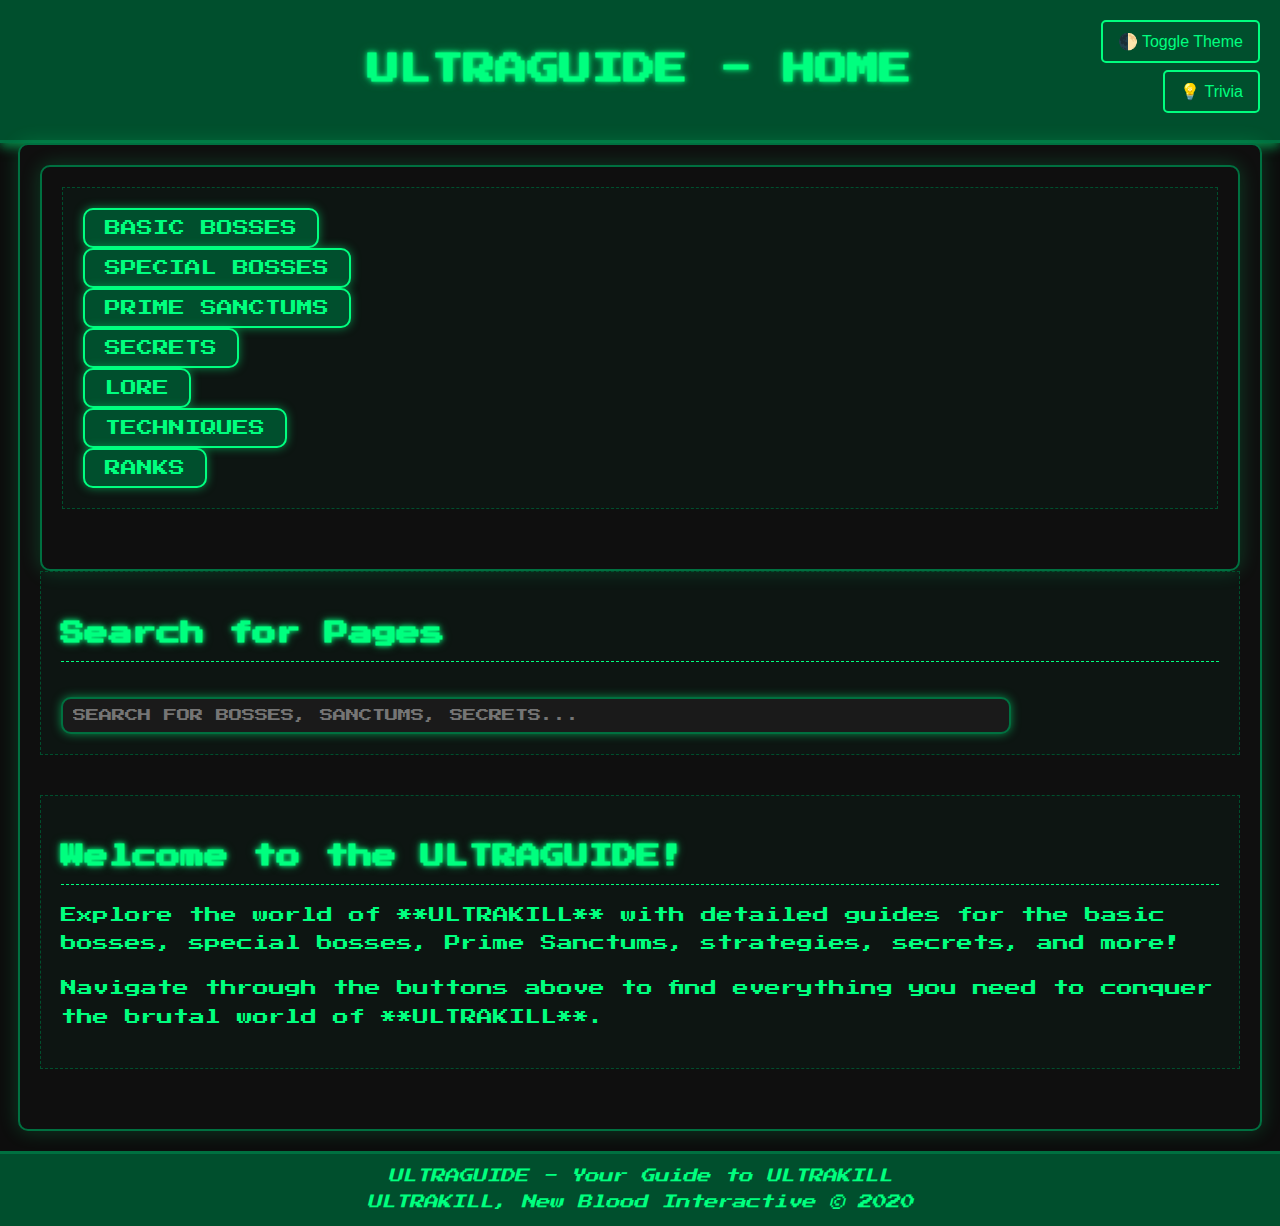
<file: index.html>
<!DOCTYPE html>
<html lang="en">
<head>
    <meta charset="UTF-8">
    <meta name="viewport" content="width=device-width, initial-scale=1.0">
    <title>ULTRAGUIDE - Index</title>
    <link rel="stylesheet" href="styles.css">
	<link href="https://fonts.googleapis.com/css2?family=Press+Start+2P&family=Russo+One&display=swap" rel="stylesheet">
	<script src="interactive.js"></script>
</head>
<body>
    <header>
        <h1>ULTRAGUIDE - Home</h1>
    </header>
    
    <div class="container">
        <!-- Navigation to different sections -->
	    <nav>
            <div class="container">
                <div class="section">
                    <button class="navbutton" onclick="goToBasicBosses()">Basic Bosses</button>
                    <br>
                    <button class="navbutton" onclick="goToSpecialBosses()">Special Bosses</button>
                    <br>
                    <button class="navbutton" onclick="goToPrimeSanctums()">Prime Sanctums</button>
                    <br>
                    <button class="navbutton" onclick="goToSecretsAndEasterEggs()">Secrets</button>
                    <br>
					<button class="navbutton" onclick="goToLore()">Lore</button>
                    <br>
					<button class="navbutton" onclick="goToTechniques()">Techniques</button>
                    <br>
					<button class="navbutton" onclick="goToRanks()">Ranks</button>
                    <br>
                </div>
            </div>
        </nav>

        <!-- Search Bar Section -->
        <div class="section">
            <h2>Search for Pages</h2>
            <input type="text" id="search-bar" class="search-bar" placeholder="Search for Bosses, Sanctums, Secrets..." oninput="searchFunction()">
            <div id="search-dropdown" class="search-dropdown"></div> <!-- Dropdown container -->
        </div>

        <!-- Description Section -->
        <div class="section">
            <h2>Welcome to the ULTRAGUIDE!</h2>
            <p>Explore the world of **ULTRAKILL** with detailed guides for the basic bosses, special bosses, Prime Sanctums, strategies, secrets, and more!</p>
            <p>Navigate through the buttons above to find everything you need to conquer the brutal world of **ULTRAKILL**.</p>
        </div>
    </div>

    <footer>
        <i>ULTRAGUIDE - Your Guide to ULTRAKILL</i>
        <br>
        <i>ULTRAKILL, New Blood Interactive © 2020</i>
    </footer>

	   <script>
        function goToBasicBosses() {
            window.location.href = "basic-bosses/basic-bosses.html";
        }
        function goToSpecialBosses() {
            window.location.href = "special-bosses/special-bosses.html";
        }
		function goToPrimeSanctums() {
            window.location.href = "prime-sanctums/prime-sanctums.html";
        }
        function goToSecretsAndEasterEggs() {
            window.location.href = "secrets/secrets.html";
        }
		function goToLore() {
            window.location.href = "lore/lorenav.html";
        }
		function goToTechniques() {
            window.location.href = "techniques/technav.html";
        }
		function goToRanks() {
            window.location.href = "ranks/ranks.html";
        }
    </script>

    <script>
        // Predefined list of pages, bosses, and sanctums
const pages = [
    { name: "Cerberus", url: "basic-bosses/basic-bosses/cerberus.html", keywords: ["cerberus", "special boss", "boss fight"] },
    { name: "Ferryman", url: "basic-bosses/basic-bosses/ferryman.html", keywords: ["ferryman", "special boss", "boss fight"] },
    { name: "Hideous Mass", url: "basic-bosses/basic-bosses/hideous-mass.html", keywords: ["hideous mass", "special boss", "boss fight"] },
    { name: "Malicious Face", url: "basic-bosses/basic-bosses/malicious-face.html", keywords: ["malicious face", "special boss", "boss fight"] },
    { name: "Minotaur", url: "basic-bosses/basic-bosses/minotaur.html", keywords: ["minotaur", "basic boss", "boss fight"] },
    { name: "Earthmover", url: "basic-bosses/basic-bosses/earthmover.html", keywords: ["earthmover", "special boss", "boss fight"] },
    { name: "Sisyphean Insurrectionist", url: "basic-bosses/basic-bosses/sisyphean-insurrectionist.html", keywords: ["sisyphean insurrectionist", "special boss", "boss fight"] },
    { name: "Swordsmachine", url: "basic-bosses/basic-bosses/swordsmachine.html", keywords: ["swordsmachine", "special boss", "boss fight"] },
    { name: "Gabriel, Judge of Hell", url: "special-bosses/special-bosses/gabriel.html", keywords: ["gabriel judge of hell", "gabriel", "boss fight", "special boss"] },
    { name: "Gabriel, Apostate of Hate", url: "special-bosses/special-bosses/gabriel2.html", keywords: ["gabriel apostate of hate", "gabriel", "special boss", "boss fight"] },
    { name: "Mysterious Druid Knight (& Owl)", url: "special-bosses/special-bosses/knight-and-owl.html", keywords: ["mysterious druid knight", "druid knight", "special boss", "boss fight"] },
    { name: "V2 (First Encounter)", url: "special-bosses/special-bosses/v2-1.html", keywords: ["v2 first encounter", "v2", "basic boss", "boss fight"] },
    { name: "V2 (Second Encounter)", url: "special-bosses/special-bosses/v2-2.html", keywords: ["v2 second encounter", "v2", "basic boss", "boss fight"] },
    { name: "Cancerous Rodent", url: "special-bosses/special-bosses/crodent.html", keywords: ["cancerous rodent", "special boss", "boss fight"] },
    { name: "Very Cancerous Rodent", url: "special-bosses/special-bosses/vcrodent.html", keywords: ["very cancerous rodent", "special boss", "boss fight"] },
    { name: "Leviathan", url: "special-bosses/special-bosses/leviathan.html", keywords: ["leviathan", "special boss", "boss fight"] },
    { name: "The Corpse Of King Minos", url: "special-bosses/special-bosses/kingminoscorpse.html", keywords: ["corpse of king minos", "minos", "special boss", "boss fight"] },
    { name: "Big Johninator", url: "special-bosses/special-bosses/bigjohn.html", keywords: ["big johninator", "special boss", "boss fight"] },
    { name: "Flesh Prison", url: "prime-sanctums/p-1/prime-sanctum-bosses/flesh-prison.html", keywords: ["flesh prison", "special boss", "boss fight"] },
    { name: "Minos Prime", url: "prime-sanctums/p-1/prime-sanctum-bosses/minos-prime.html", keywords: ["minos prime", "prime sanctum", "boss fight"] },
    { name: "Flesh Panopticon", url: "prime-sanctums/p-2/prime-sanctum-bosses/flesh-panopticon.html", keywords: ["flesh panopticon", "special boss", "boss fight"] },
    { name: "Sisyphus Prime", url: "prime-sanctums/p-2/prime-sanctum-bosses/sisyphus-prime.html", keywords: ["sisyphus prime", "prime sanctum", "boss fight"] },
	{ name: "King Sisyphus Lore", url: "lore/lore/king-sisyphus.html", keywords: ["king sisyphus lore", "king sisyphus", "lore"] },
	{ name: "King Minos Lore", url: "lore/lore/king-minos.html", keywords: ["king minos lore", "king minos", "lore"] },
	{ name: "Gabriel Lore", url: "lore/lore/gabriel.html", keywords: ["gabriel lore", "gabriel", "lore"] },
	{ name: "Lucifer Lore", url: "lore/lore/lucifer.html", keywords: ["lucifer lore", "lucifer", "lore"] },
	{ name: "The Council Lore", url: "lore/lore/the-council.html", keywords: ["the council lore", "the council", "lore"] },
	{ name: "Railcoin Punching", url: "techniques/techniques/railcoin-punching.html", keywords: ["railcoin punching", "technique", "coin punch", "railgun"] },
    { name: "Circle Strafing", url: "techniques/techniques/circle-strafe.html", keywords: ["circle strafing", "movement technique", "dodging"] },
    { name: "Weapon Swapping", url: "techniques/techniques/weapon-swapping.html", keywords: ["weapon swapping", "switching weapons", "technique"] },
    { name: "Shotgun Boost", url: "techniques/techniques/shotgun-boost.html", keywords: ["shotgun boost", "boost movement", "technique"] },
    { name: "Parry and Counter", url: "techniques/techniques/parry-and-counter.html", keywords: ["parry and counter", "counterattack", "technique"] },
	{ name: "Techniques Navigation", url: "techniques/technav.html", keywords: ["techniques","technav","technique"] },
	{ name: "Ranks", url: "ranks/ranks.html", keywords: ["rank","ranks","ranking"] }
	
];

        // Search Function
        function searchFunction() {
            const query = document.getElementById("search-bar").value.toLowerCase();
            const dropdown = document.getElementById("search-dropdown");
            dropdown.innerHTML = ""; // Clear previous results

            // If no input, hide the dropdown
            if (!query) {
                dropdown.style.display = "none";
                return;
            }

            const filteredPages = pages.filter(page => 
                page.keywords.some(keyword => keyword.includes(query)) // Find matching pages by keywords
            );

            // Show the dropdown if there are results
            if (filteredPages.length > 0) {
                dropdown.style.display = "block";
                filteredPages.forEach(page => {
                    const div = document.createElement("div");
                    div.classList.add("dropdown-item");
                    div.innerHTML = page.name;
                    div.onclick = () => window.location.href = page.url;
                    dropdown.appendChild(div);
                });
            } else {
                dropdown.style.display = "none"; // Hide if no results
            }
        }
		
		function filterBosses() {
    const input = document.getElementById('searchInput').value.toLowerCase();
    const results = pages.filter(page => 
        page.name.toLowerCase().includes(input) || 
        page.keywords.some(keyword => keyword.toLowerCase().includes(input))
    );

    const resultsDiv = document.getElementById('searchResults');
    resultsDiv.innerHTML = ''; // Clear previous results

    if (input && results.length > 0) {
        resultsDiv.style.display = 'block';
        results.forEach(result => {
            const div = document.createElement('div');
            div.textContent = result.name;
            div.onclick = () => window.location.href = result.url;
            resultsDiv.appendChild(div);
        });
    } else {
        resultsDiv.style.display = 'none';
    }
}
    </script>
</body>
</html>
</file>
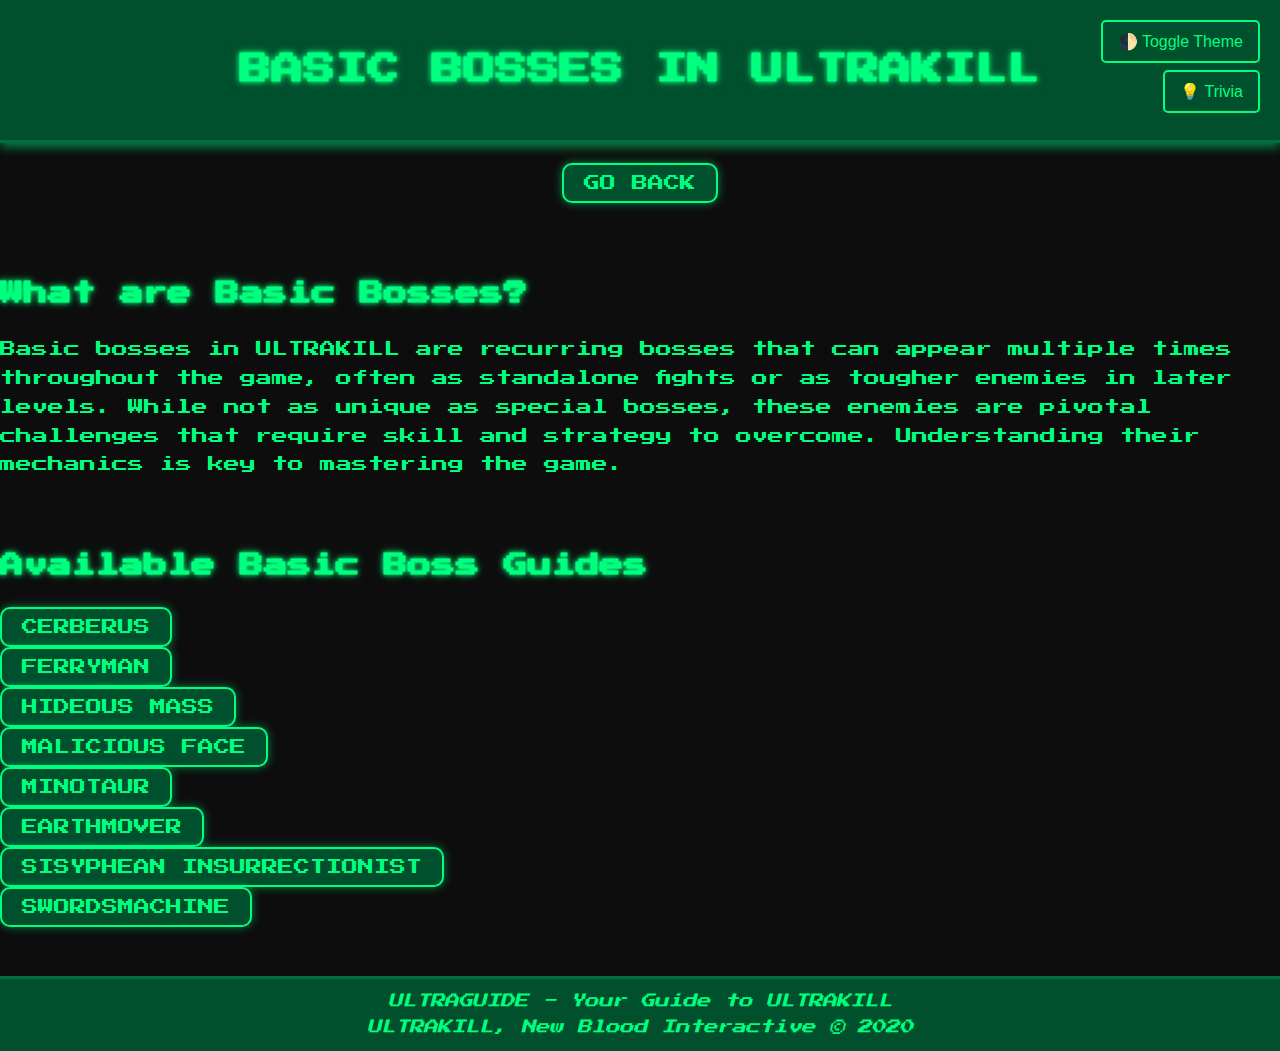
<file: basic-bosses/basic-bosses.html>
<!DOCTYPE html>
<html lang="en">
<head>
    <meta charset="UTF-8">
    <meta name="viewport" content="width=device-width, initial-scale=1.0">
    <title>Basic Bosses - ULTRAGUIDE</title>
    <link rel="stylesheet" href="../styles.css">
    <link href="https://fonts.googleapis.com/css2?family=Press+Start+2P&family=Russo+One&display=swap" rel="stylesheet">
	<script src="../interactive.js"></script>
</head>
<body>

    <!-- Header Section -->
    <header>
        <h1>Basic Bosses in ULTRAKILL</h1>
    </header>

    <div class="back-button-container">
        <button class="back-button" onclick="goBack()">Go Back</button>
    </div>
    <script>
        function goBack() {
            window.location.href = "../index.html";
        }
    </script>
<br>
    <!-- Introduction Section -->
    <section class="intro">
        <h2>What are Basic Bosses?</h2>
        <p>Basic bosses in ULTRAKILL are recurring bosses that can appear multiple times throughout the game, often as standalone fights or as tougher enemies in later levels. While not as unique as special bosses, these enemies are pivotal challenges that require skill and strategy to overcome. Understanding their mechanics is key to mastering the game.</p>
    </section>
<br>
    <!-- Basic Bosses Navigation Section -->
    <section class="basic-bosses">
        <h2>Available Basic Boss Guides</h2>
        <div class="button-container">
            <button class="navbutton" onclick="window.location.href='basic-bosses/cerberus.html'">Cerberus</button>
        </div>
        <div class="button-container">
            <button class="navbutton" onclick="window.location.href='basic-bosses/ferryman.html'">Ferryman</button>
        </div>
        <div class="button-container">
            <button class="navbutton" onclick="window.location.href='basic-bosses/hideous-mass.html'">Hideous Mass</button>
        </div>
        <div class="button-container">
            <button class="navbutton" onclick="window.location.href='basic-bosses/malicious-face.html'">Malicious Face</button>
        </div>
        <div class="button-container">
            <button class="navbutton" onclick="window.location.href='basic-bosses/minotaur.html'">Minotaur</button>
        </div>
        <div class="button-container">
            <button class="navbutton" onclick="window.location.href='basic-bosses/earthmover.html'">Earthmover</button>
        </div>
        <div class="button-container">
            <button class="navbutton" onclick="window.location.href='basic-bosses/sisyphean-insurrectionist.html'">Sisyphean Insurrectionist</button>
        </div>
        <div class="button-container">
            <button class="navbutton" onclick="window.location.href='basic-bosses/swordsmachine.html'">Swordsmachine</button>
        </div>
    </section>
<br>
    <!-- Footer Section -->
    <footer>
        <i>ULTRAGUIDE - Your Guide to ULTRAKILL</i>
        <br>
        <i>ULTRAKILL, New Blood Interactive © 2020</i>
    </footer>
</body>
</html>
</file>
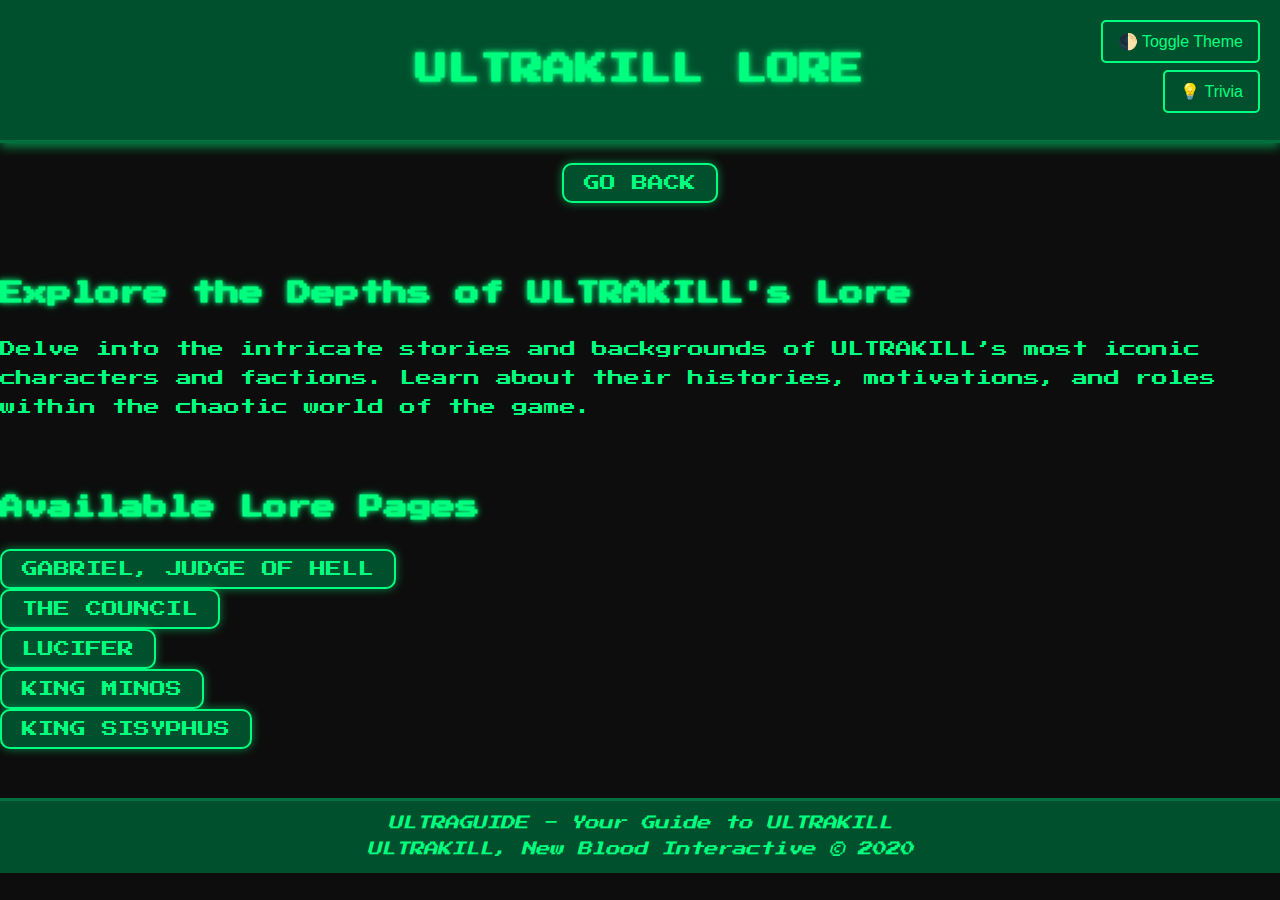
<file: lore/lorenav.html>
<!DOCTYPE html>
<html lang="en">
<head>
    <meta charset="UTF-8">
    <meta name="viewport" content="width=device-width, initial-scale=1.0">
    <title>Lore - ULTRAGUIDE</title>
    <link rel="stylesheet" href="../styles.css">
    <link href="https://fonts.googleapis.com/css2?family=Press+Start+2P&family=Russo+One&display=swap" rel="stylesheet">
	<script src="../interactive.js"></script>
</head>
<body>

    <!-- Header Section -->
    <header>
        <h1>ULTRAKILL Lore</h1>
    </header>

    <div class="back-button-container">
        <button class="back-button" onclick="goBack()">Go Back</button>
    </div>
    <script>
        function goBack() {
            window.location.href = "../index.html";
        }
    </script>
<br>
    <!-- Introduction Section -->
    <section class="intro">
        <h2>Explore the Depths of ULTRAKILL's Lore</h2>
        <p>Delve into the intricate stories and backgrounds of ULTRAKILL’s most iconic characters and factions. Learn about their histories, motivations, and roles within the chaotic world of the game.</p>
    </section>
<br>
    <!-- Lore Navigation Section -->
    <section class="lore-pages">
        <h2>Available Lore Pages</h2>
        <div class="button-container">
            <button class="navbutton" onclick="window.location.href='lore/gabriel.html'">Gabriel, Judge of Hell</button>
        </div>
		<div class="button-container">
            <button class="navbutton" onclick="window.location.href='lore/the-council.html'">The Council</button>
        </div>
		<div class="button-container">
            <button class="navbutton" onclick="window.location.href='lore/lucifer.html'">Lucifer</button>
        </div>
		<div class="button-container">
            <button class="navbutton" onclick="window.location.href='lore/king-minos.html'">King Minos</button>
        </div>
		<div class="button-container">
            <button class="navbutton" onclick="window.location.href='lore/king-sisyphus.html'">King Sisyphus</button>
        </div>
    </section>
<br>
    <!-- Footer Section -->
    <footer>
        <i>ULTRAGUIDE - Your Guide to ULTRAKILL</i>
        <br>
        <i>ULTRAKILL, New Blood Interactive © 2020</i>
    </footer>
</body>
</html>
</file>
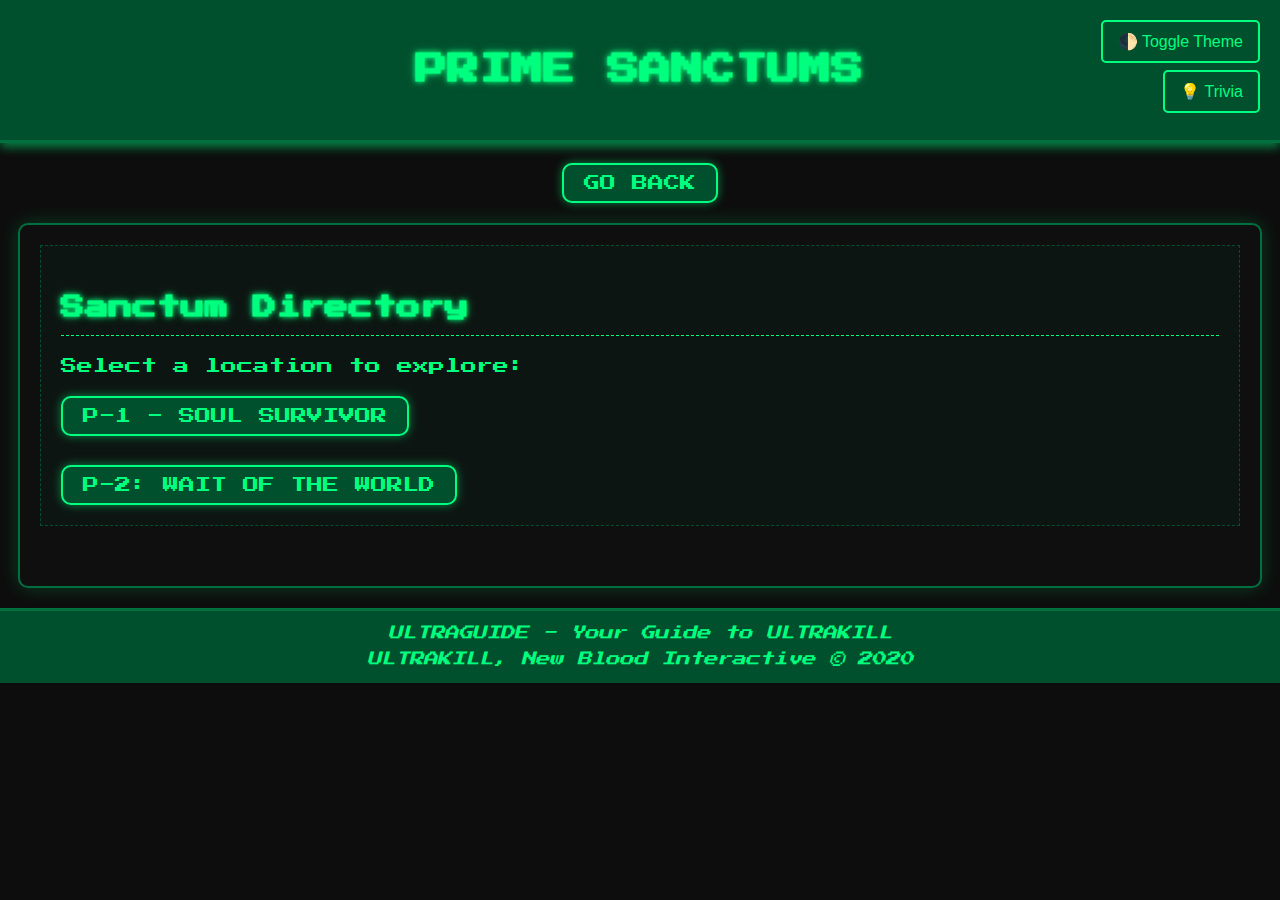
<file: prime-sanctums/prime-sanctums.html>
<!DOCTYPE html>
<html lang="en">
<head>
    <meta charset="UTF-8">
    <meta name="viewport" content="width=device-width, initial-scale=1.0">
    <title>Prime Sanctums</title>
    <link rel="stylesheet" href="styles.css">
	<link href="https://fonts.googleapis.com/css2?family=Press+Start+2P&family=Russo+One&display=swap" rel="stylesheet">
	<script src="../interactive.js"></script>
</head>
<body>
    <header>
        <h1>Prime Sanctums</h1>
    </header>
	
	<div class="back-button-container">
        <button class="back-button" onclick="goBack()">Go Back</button>
    </div>
    <script>
        function goBack() {
            window.location.href = "../index.html";
        }
    </script>
	
    <div class="container">
        <div class="section">
            <h2>Sanctum Directory</h2>
            <p>Select a location to explore:</p>
            <button class="navbutton" onclick="goToP1()">P-1 - SOUL SURVIVOR</button>
			<br>
			<br>
			<button class="navbutton" onclick="goToP2()">P-2: WAIT OF THE WORLD</button>
        </div>
    </div>
    <script>
        function goToP1() {
            window.location.href = "./p-1/p-1.html";
        }
    </script>
	<script>
        function goToP2() {
            window.location.href = "./p-2/p-2.html";
        }
    </script>
	
	<footer>
        <i>ULTRAGUIDE - Your Guide to ULTRAKILL</i>
        <br>
        <i>ULTRAKILL, New Blood Interactive © 2020</i>
    </footer>
	
</body>
</html>
</file>
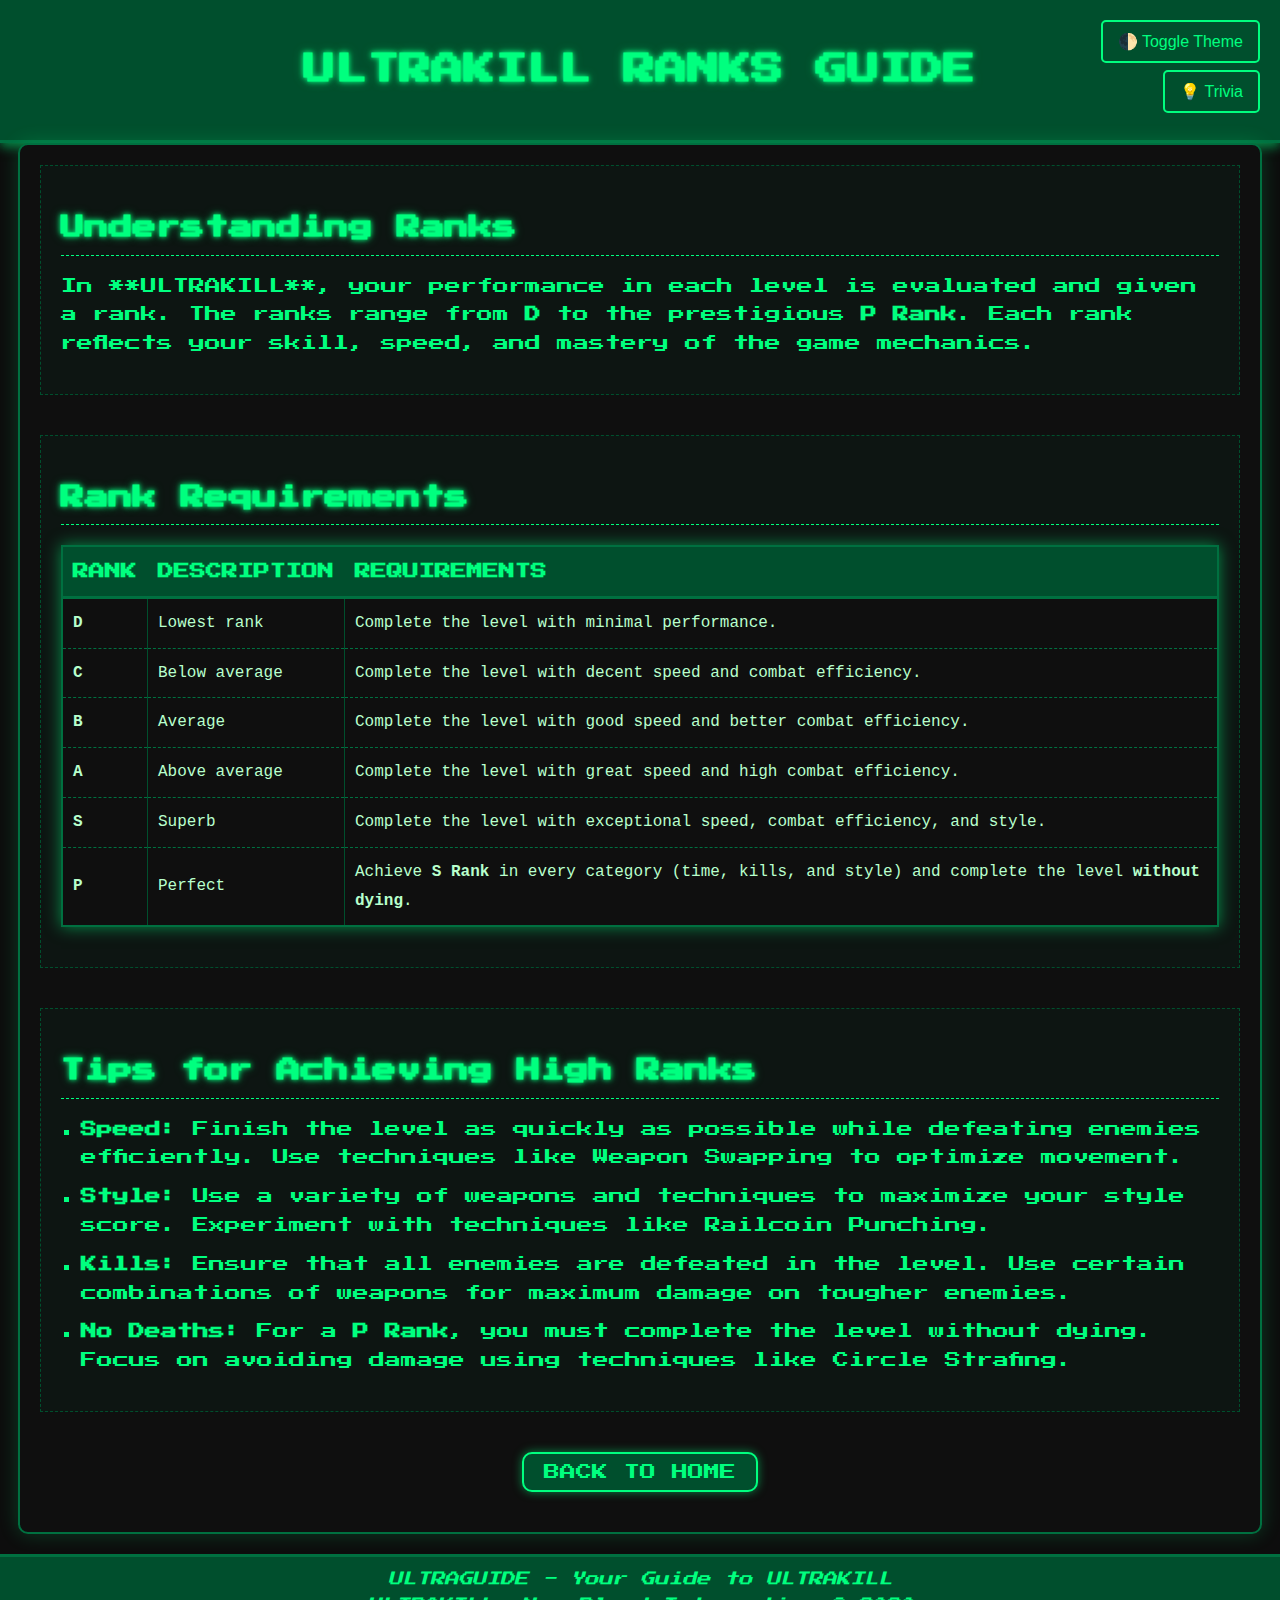
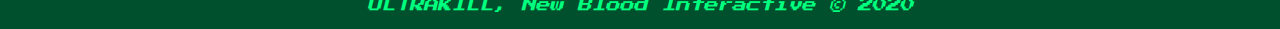
<file: ranks/ranks.html>
<!DOCTYPE html>
<html lang="en">
<head>
    <meta charset="UTF-8">
    <meta name="viewport" content="width=device-width, initial-scale=1.0">
    <title>ULTRAGUIDE - Ranks</title>
    <link rel="stylesheet" href="../styles.css">
    <link href="https://fonts.googleapis.com/css2?family=Press+Start+2P&family=Russo+One&display=swap" rel="stylesheet">
    <script src="../interactive.js" defer></script>
</head>
<body>
    <header>
        <h1>ULTRAKILL Ranks Guide</h1>
    </header>
    <div class="container">
        <!-- Section for Ranks Overview -->
        <div class="section">
            <h2>Understanding Ranks</h2>
            <p>In **ULTRAKILL**, your performance in each level is evaluated and given a rank. The ranks range from <strong>D</strong> to the prestigious <strong>P Rank</strong>. Each rank reflects your skill, speed, and mastery of the game mechanics.</p>
        </div>

        <!-- Table for Ranks Explanation -->
        <div class="section">
            <h2>Rank Requirements</h2>
            <table class="rank-table">
                <thead>
                    <tr>
                        <th>Rank</th>
                        <th>Description</th>
                        <th>Requirements</th>
                    </tr>
                </thead>
                <tbody>
                    <tr>
                        <td><strong>D</strong></td>
                        <td>Lowest rank</td>
                        <td>Complete the level with minimal performance.</td>
                    </tr>
                    <tr>
                        <td><strong>C</strong></td>
                        <td>Below average</td>
                        <td>Complete the level with decent speed and combat efficiency.</td>
                    </tr>
                    <tr>
                        <td><strong>B</strong></td>
                        <td>Average</td>
                        <td>Complete the level with good speed and better combat efficiency.</td>
                    </tr>
                    <tr>
                        <td><strong>A</strong></td>
                        <td>Above average</td>
                        <td>Complete the level with great speed and high combat efficiency.</td>
                    </tr>
                    <tr>
                        <td><strong>S</strong></td>
                        <td>Superb</td>
                        <td>Complete the level with exceptional speed, combat efficiency, and style.</td>
                    </tr>
                    <tr>
                        <td><strong>P</strong></td>
                        <td>Perfect</td>
                        <td>Achieve <strong>S Rank</strong> in every category (time, kills, and style) and complete the level <strong>without dying</strong>.</td>
                    </tr>
                </tbody>
            </table>
        </div>

        <!-- Tips for Achieving High Ranks -->
        <div class="section">
            <h2>Tips for Achieving High Ranks</h2>
            <ul>
                <li><strong>Speed:</strong> Finish the level as quickly as possible while defeating enemies efficiently. Use techniques like <a href="../techniques/techniques/weapon-swapping.html">Weapon Swapping</a> to optimize movement.</li>
                <li><strong>Style:</strong> Use a variety of weapons and techniques to maximize your style score. Experiment with techniques like <a href="../techniques/techniques/railcoin-punching.html">Railcoin Punching</a>.</li>
                <li><strong>Kills:</strong> Ensure that all enemies are defeated in the level. Use certain combinations of weapons for maximum damage on tougher enemies.</li>
                <li><strong>No Deaths:</strong> For a <strong>P Rank</strong>, you must complete the level without dying. Focus on avoiding damage using techniques like <a href="../techniques/techniques/circle-strafe.html">Circle Strafing</a>.</li>
            </ul>
        </div>

        <!-- Back to Home Button -->
        <div class="back-button-container">
            <button class="back-button" onclick="window.location.href='../index.html'">Back to Home</button>
        </div>
    </div>

    <footer>
        <i>ULTRAGUIDE - Your Guide to ULTRAKILL</i>
        <br>
        <i>ULTRAKILL, New Blood Interactive © 2020</i>
    </footer>
</body>
</html>
</file>
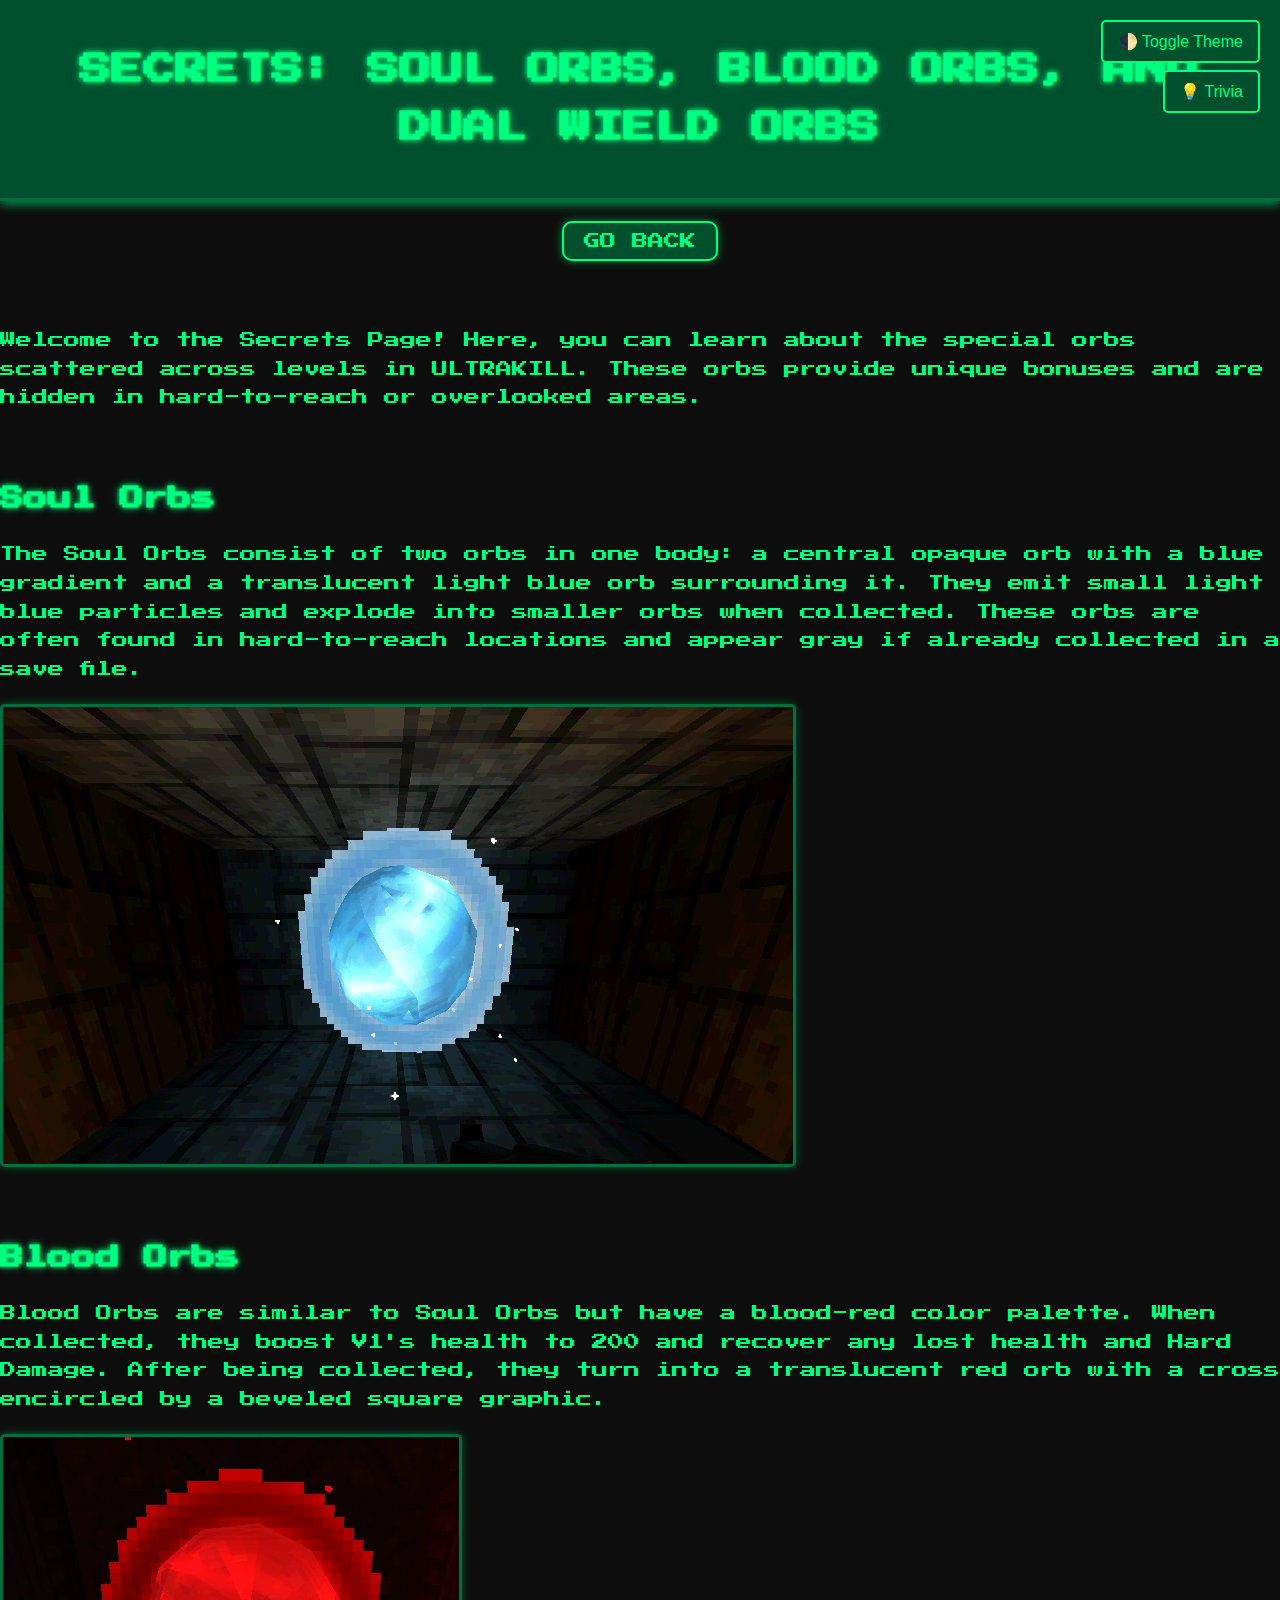
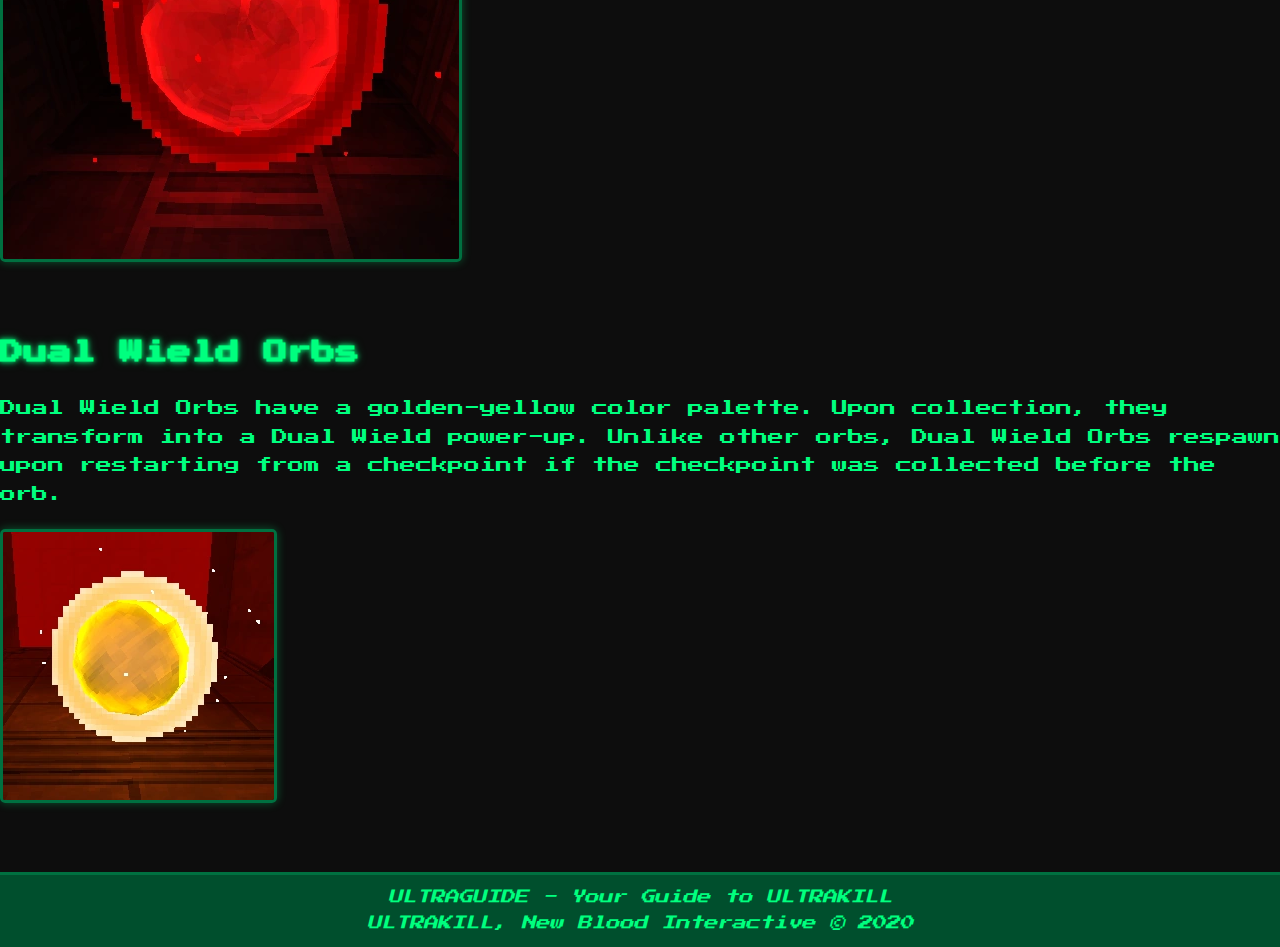
<file: secrets/secrets.html>
<!DOCTYPE html>
<html lang="en">
<head>
    <meta charset="UTF-8">
    <meta name="viewport" content="width=device-width, initial-scale=1.0">
    <title>Secrets - ULTRAGUIDE</title>
    <link rel="stylesheet" href="../styles.css">
	<link href="https://fonts.googleapis.com/css2?family=Press+Start+2P&family=Russo+One&display=swap" rel="stylesheet">
	<script src="../interactive.js"></script>
</head>
<body>
    <!-- Header Section -->
    <header>
        <h1>Secrets: Soul Orbs, Blood Orbs, and Dual Wield Orbs</h1>
    </header>
	
	<div class="back-button-container">
        <button class="back-button" onclick="goBack()">Go Back</button>
    </div>
    <script>
        function goBack() {
            window.location.href = "../index.html";
        }
	</script>
	
	<br>

    <!-- Introduction Section -->
    <section class="introduction">
        <p>Welcome to the Secrets Page! Here, you can learn about the special orbs scattered across levels in ULTRAKILL. These orbs provide unique bonuses and are hidden in hard-to-reach or overlooked areas.</p>
    </section>
<br>
    <!-- Soul Orbs Section -->
    <section class="orb-section" id="soul-orbs">
        <h2>Soul Orbs</h2>
        <p>The Soul Orbs consist of two orbs in one body: a central opaque orb with a blue gradient and a translucent light blue orb surrounding it. They emit small light blue particles and explode into smaller orbs when collected. These orbs are often found in hard-to-reach locations and appear gray if already collected in a save file.</p>
        <img src="images/soul-orb.png" alt="Soul Orb" class="orb-image">
    </section>
<br>
    <!-- Blood Orbs Section -->
    <section class="orb-section" id="blood-orbs">
        <h2>Blood Orbs</h2>
        <p>Blood Orbs are similar to Soul Orbs but have a blood-red color palette. When collected, they boost V1's health to 200 and recover any lost health and Hard Damage. After being collected, they turn into a translucent red orb with a cross encircled by a beveled square graphic.</p>
        <img src="images/blood-orb.png" alt="Blood Orb" class="orb-image">
    </section>
<br>
    <!-- Dual Wield Orbs Section -->
    <section class="orb-section" id="dual-wield-orbs">
        <h2>Dual Wield Orbs</h2>
        <p>Dual Wield Orbs have a golden-yellow color palette. Upon collection, they transform into a Dual Wield power-up. Unlike other orbs, Dual Wield Orbs respawn upon restarting from a checkpoint if the checkpoint was collected before the orb.</p>
        <img src="images/dual-wield-orb.png" alt="Dual Wield Orb" class="orb-image">
    </section>
<br>
    <!-- Footer Section -->
    <footer>
        <i>ULTRAGUIDE - Your Guide to ULTRAKILL</i>
        <br>
        <i>ULTRAKILL, New Blood Interactive © 2020</i>
    </footer>

</body>
</html>
</file>
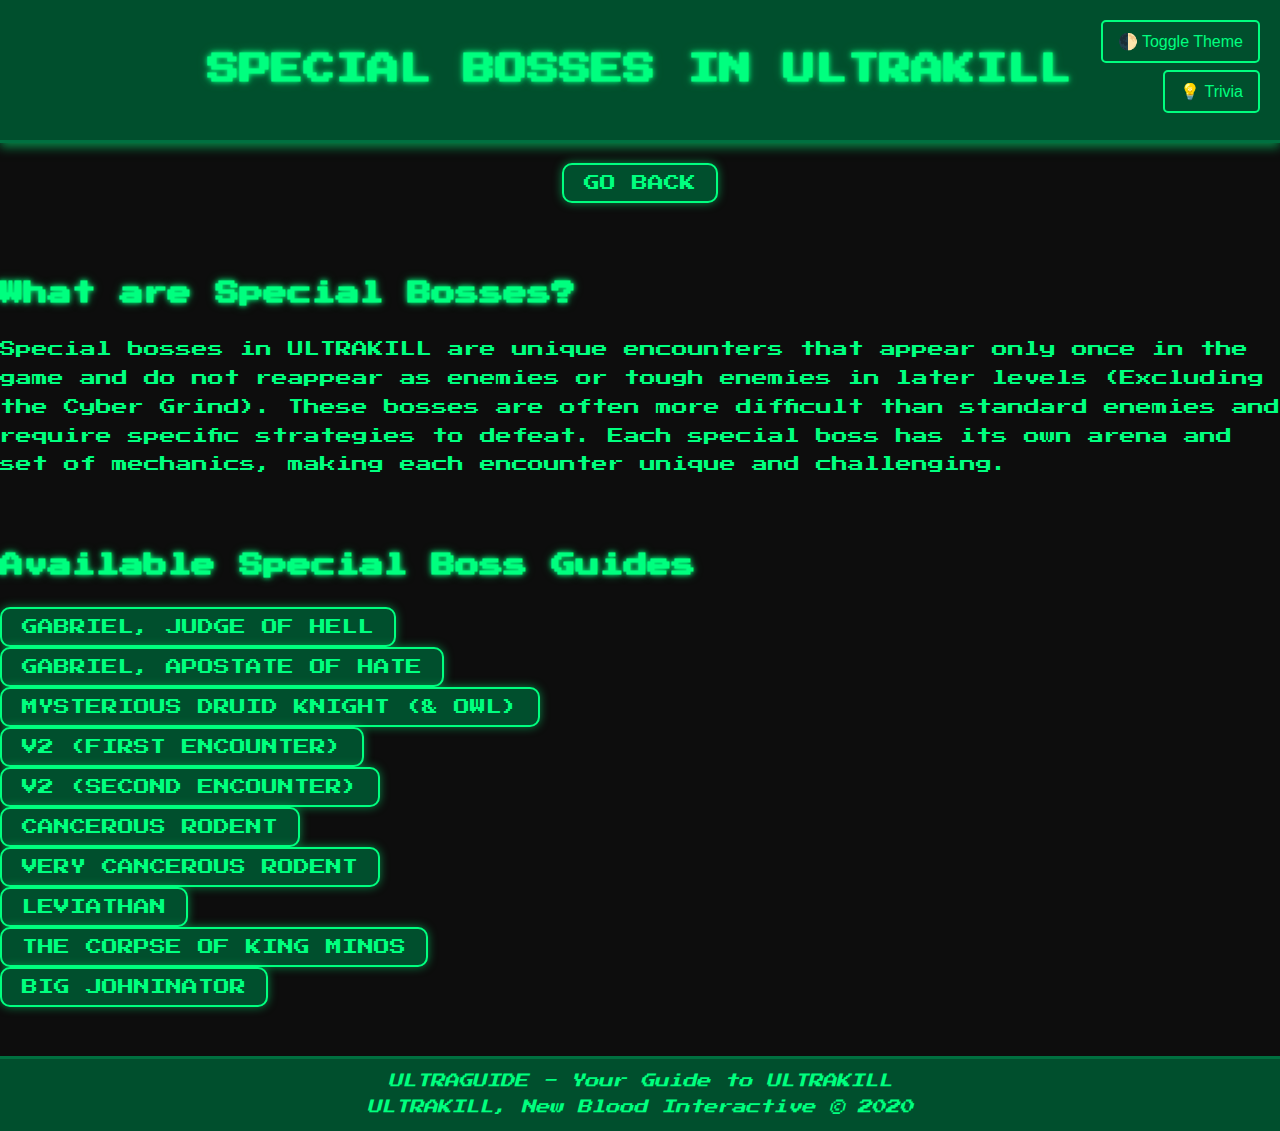
<file: special-bosses/special-bosses.html>
<!DOCTYPE html>
<html lang="en">
<head>
    <meta charset="UTF-8">
    <meta name="viewport" content="width=device-width, initial-scale=1.0">
    <title>Special Bosses - ULTRAGUIDE</title>
    <link rel="stylesheet" href="../styles.css">
	<link href="https://fonts.googleapis.com/css2?family=Press+Start+2P&family=Russo+One&display=swap" rel="stylesheet">
	<script src="../interactive.js"></script>

</head>
<body>

    <!-- Header Section -->
    <header>
        <h1>Special Bosses in ULTRAKILL</h1>
    </header>
		<div class="back-button-container">
        <button class="back-button" onclick="goBack()">Go Back</button>
    </div>
    <script>
        function goBack() {
            window.location.href = "../index.html";
        }
    </script>
<br>
    <!-- Introduction Section -->
    <section class="intro">
        <h2>What are Special Bosses?</h2>
        <p>Special bosses in ULTRAKILL are unique encounters that appear only once in the game and do not reappear as enemies or tough enemies in later levels (Excluding the Cyber Grind). These bosses are often more difficult than standard enemies and require specific strategies to defeat. Each special boss has its own arena and set of mechanics, making each encounter unique and challenging.</p>
    </section>
<br>
    <!-- Special Bosses Navigation Section -->
    <section class="special-bosses">
        <h2>Available Special Boss Guides</h2>
        <div class="button-container">
            <button class = "navbutton" onclick="window.location.href='special-bosses/gabriel.html'">Gabriel, Judge of Hell</button>
        </div>
		<div class="button-container">
            <button class = "navbutton" onclick="window.location.href='special-bosses/gabriel2.html'">Gabriel, Apostate of Hate</button>
        </div>
		<div class="button-container">
            <button class = "navbutton" onclick="window.location.href='special-bosses/knight-and-owl.html'">Mysterious Druid Knight (& Owl)</button>
        </div>
		<div class="button-container">
            <button class = "navbutton" onclick="window.location.href='special-bosses/v2-1.html'">V2 (First Encounter)</button>
        </div>
		<div class="button-container">
            <button class = "navbutton" onclick="window.location.href='special-bosses/v2-2.html'">V2 (Second Encounter)</button>
        </div>
		<div class="button-container">
            <button class = "navbutton" onclick="window.location.href='special-bosses/crodent.html'">Cancerous Rodent</button>
        </div>
		<div class="button-container">
            <button class = "navbutton" onclick="window.location.href='special-bosses/vcrodent.html'">Very Cancerous Rodent</button>
        </div>
		<div class="button-container">
            <button class = "navbutton" onclick="window.location.href='special-bosses/leviathan.html'">Leviathan</button>
        </div>
				<div class="button-container">
            <button class = "navbutton" onclick="window.location.href='special-bosses/kingminoscorpse.html'">The Corpse Of King Minos</button>
        </div>
		<div class="button-container">
            <button class = "navbutton" onclick="window.location.href='special-bosses/bigjohn.html'">Big Johninator</button>
        </div>
    </section>
<br>
    <!-- Footer Section -->
    <footer>
        <i>ULTRAGUIDE - Your Guide to ULTRAKILL</i>
        <br>
        <i>ULTRAKILL, New Blood Interactive © 2020</i>
    </footer>
</body>
</html>
</file>
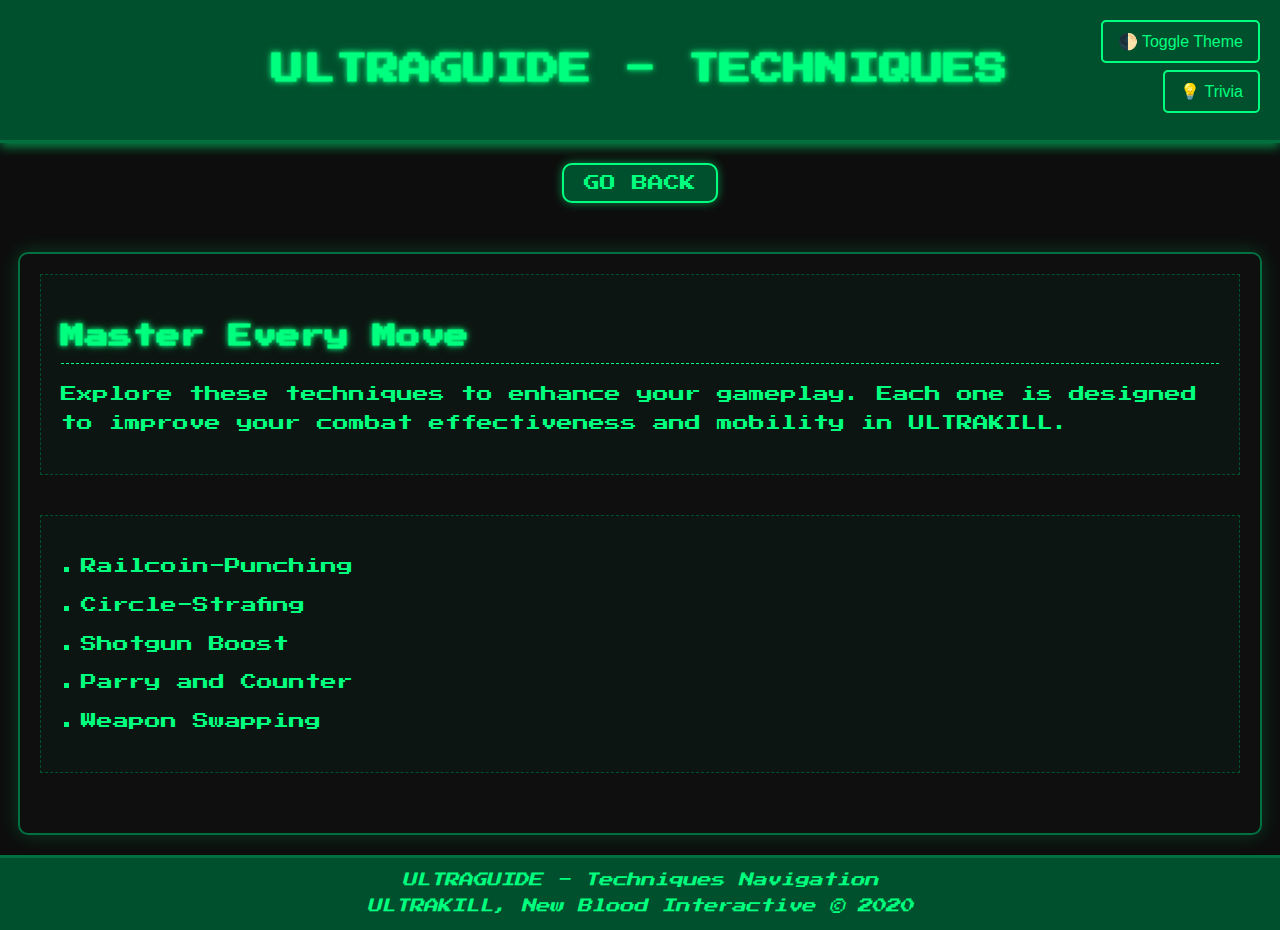
<file: techniques/technav.html>
<!DOCTYPE html>
<html lang="en">
<head>
    <meta charset="UTF-8">
    <meta name="viewport" content="width=device-width, initial-scale=1.0">
    <title>ULTRAKILL Techniques</title>
    <link rel="stylesheet" href="../styles.css">
    <script src="../interactive.js" defer></script>
    <link href="https://fonts.googleapis.com/css2?family=Press+Start+2P&family=Russo+One&display=swap" rel="stylesheet">
</head>
<body>
    <header>
        <h1>ULTRAGUIDE - Techniques</h1>
    </header>

    <div class="back-button-container">
        <button class="back-button" onclick="goBack()">Go Back</button>
    </div>
    <script>
        function goBack() {
            window.location.href = "../index.html";
        }
    </script>
<br>

    <div class="container">
        <div class="section">
            <h2>Master Every Move</h2>
            <p>Explore these techniques to enhance your gameplay. Each one is designed to improve your combat effectiveness and mobility in ULTRAKILL.</p>
        </div>

        <div class="section">
            <ul class="techniques-list">
                <li><a href="techniques/railcoin-punching.html">Railcoin-Punching</a></li>
                <li><a href="techniques/circle-strafe.html">Circle-Strafing</a></li>
                <li><a href="techniques/shotgun-boost.html">Shotgun Boost</a></li>
                <li><a href="techniques/parry-and-counter.html">Parry and Counter</a></li>
                <li><a href="techniques/weapon-swapping.html">Weapon Swapping</a></li>
            </ul>
        </div>
    </div>

    <footer>
        <i>ULTRAGUIDE - Techniques Navigation</i>
        <br>
        <i>ULTRAKILL, New Blood Interactive © 2020</i>
    </footer>
</body>
</html>
</file>
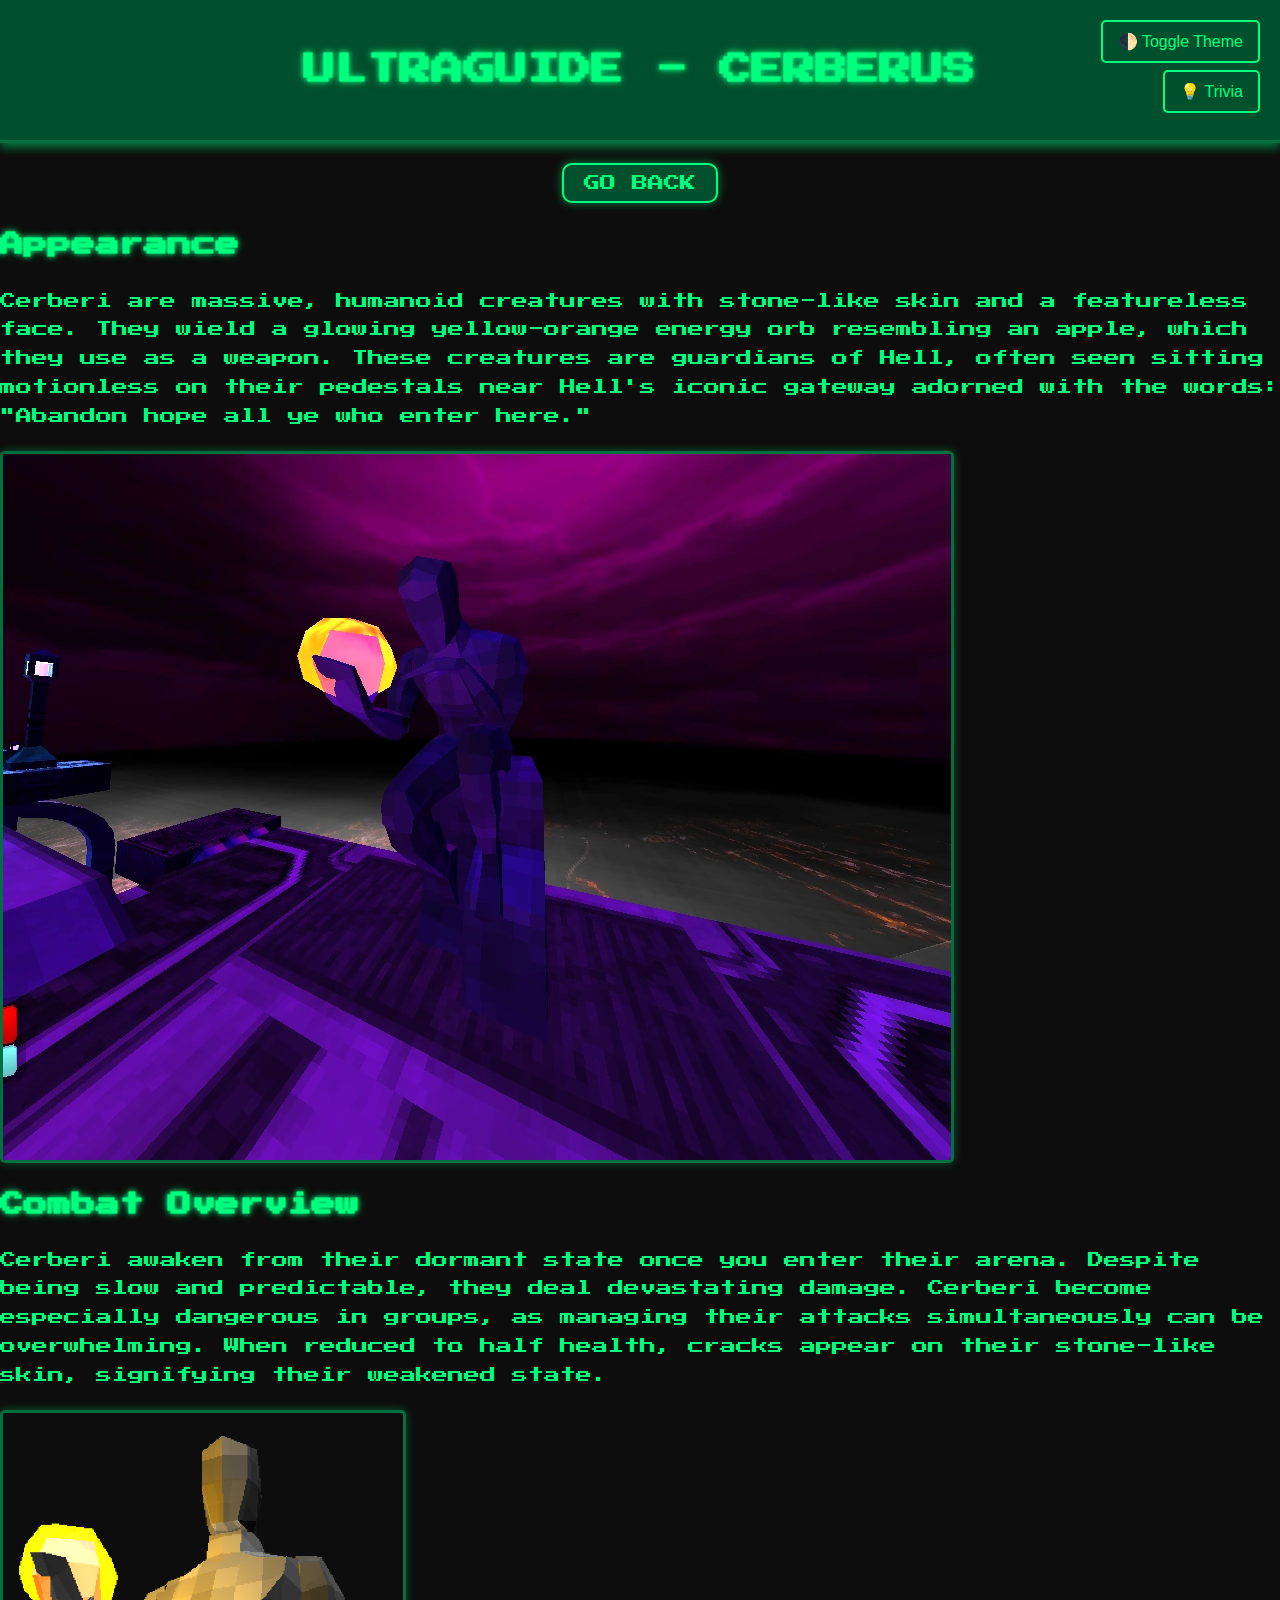
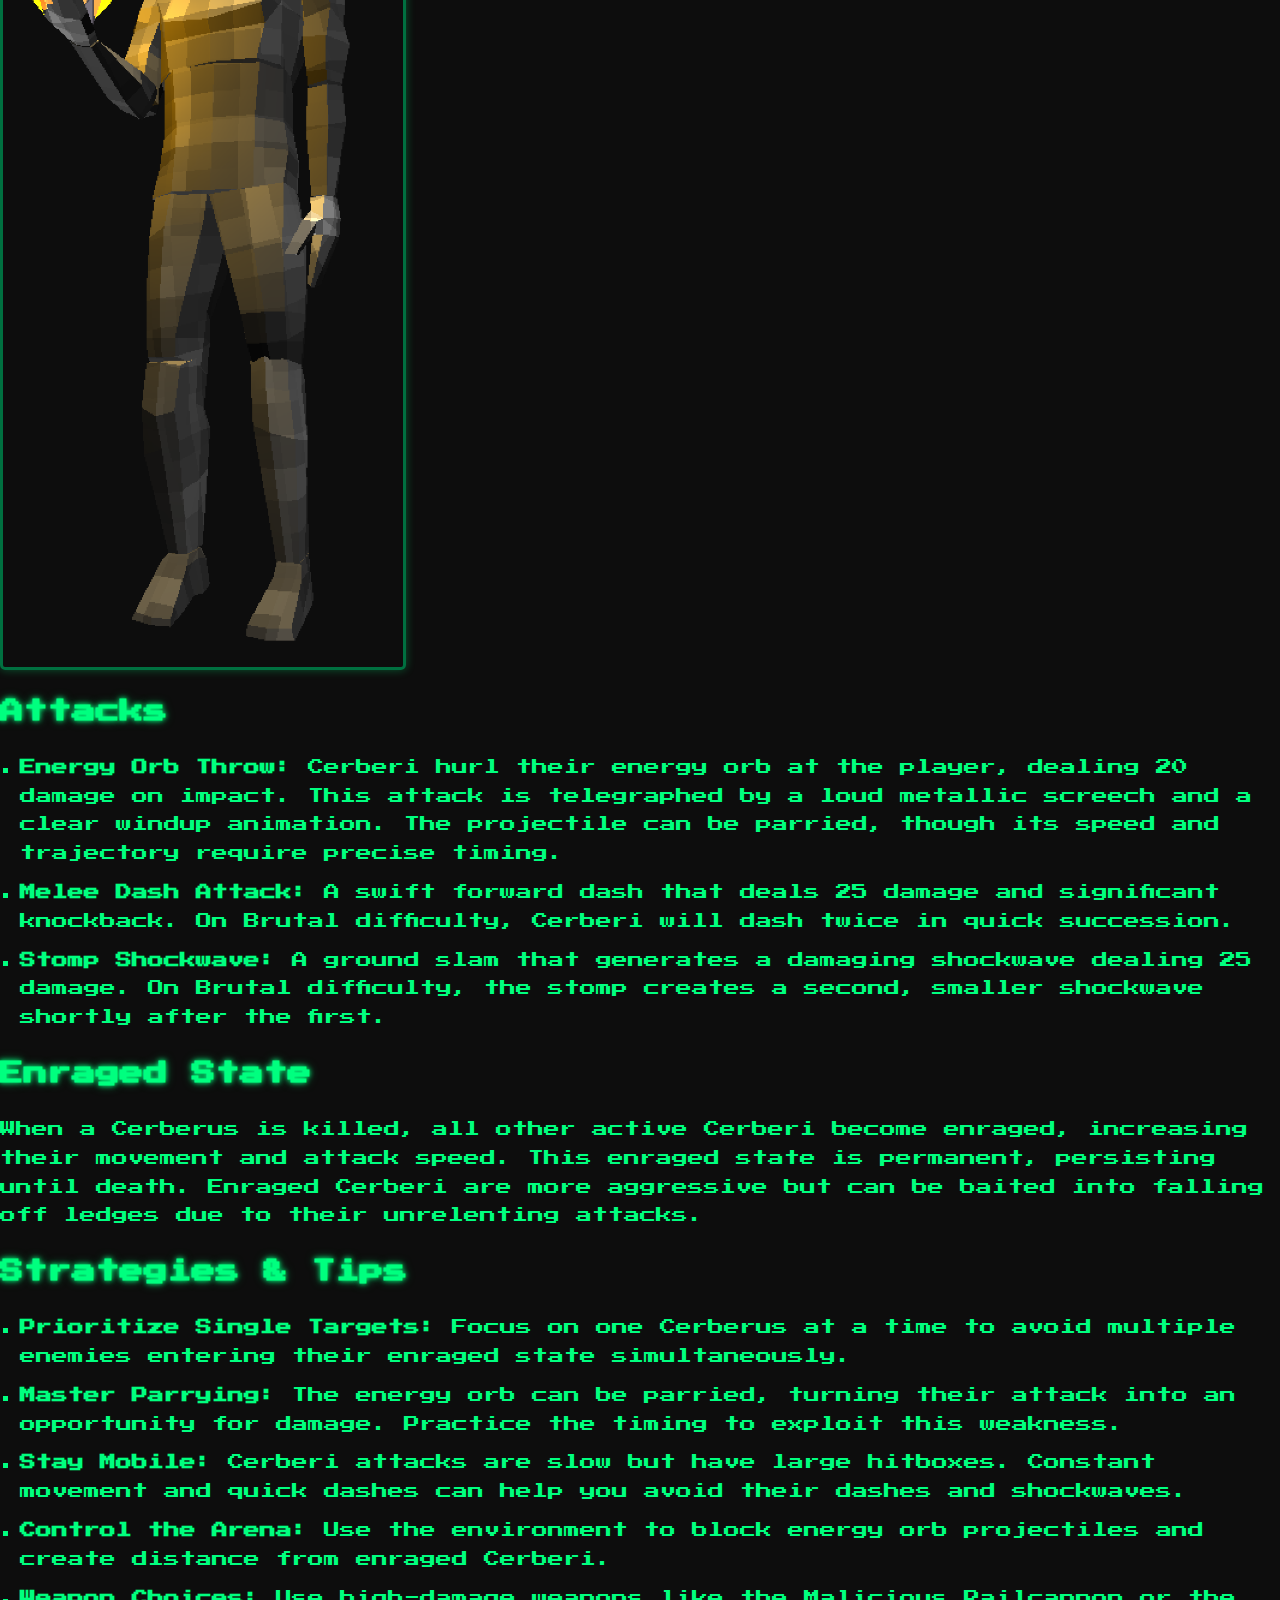
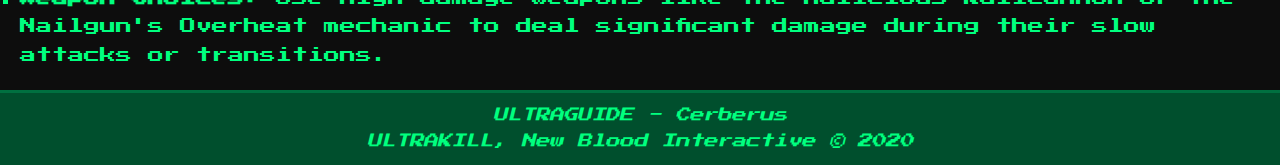
<file: basic-bosses/basic-bosses/cerberus.html>
<!DOCTYPE html>
<html lang="en">
<head>
    <meta charset="UTF-8">
    <meta name="viewport" content="width=device-width, initial-scale=1.0">
    <title>Cerberus Guide - ULTRAGUIDE</title>
    <link rel="stylesheet" href="../../styles.css">
    <link href="https://fonts.googleapis.com/css2?family=Press+Start+2P&family=Russo+One&display=swap" rel="stylesheet">
	<script src="../../interactive.js"></script>
</head>
<body>

    <!-- Header Section -->
    <header>
        <h1>ULTRAGUIDE - Cerberus</h1>
    </header>
    
    <div class="back-button-container">
        <button class="back-button" onclick="goBack()">Go Back</button>
    </div>
    <script>
        function goBack() {
            window.location.href = "../basic-bosses.html";
        }
    </script>

    <!-- Appearance Section -->
    <section class="appearance">
        <h2>Appearance</h2>
        <p>Cerberi are massive, humanoid creatures with stone-like skin and a featureless face. They wield a glowing yellow-orange energy orb resembling an apple, which they use as a weapon. These creatures are guardians of Hell, often seen sitting motionless on their pedestals near Hell's iconic gateway adorned with the words: "Abandon hope all ye who enter here."</p>
        <img src="images/cerberus-sitting.png" alt="Cerberus Sitting">
    </section>

    <!-- Combat Overview Section -->
    <section class="combat-overview">
        <h2>Combat Overview</h2>
        <p>Cerberi awaken from their dormant state once you enter their arena. Despite being slow and predictable, they deal devastating damage. Cerberi become especially dangerous in groups, as managing their attacks simultaneously can be overwhelming. When reduced to half health, cracks appear on their stone-like skin, signifying their weakened state.</p>
        <img src="images/cerberus-combat.png" alt="Cerberus in Combat" width = 400px; height = 550px;>
    </section>

    <!-- Attacks Section -->
    <section class="attacks">
        <h2>Attacks</h2>
        <ul>
            <li><strong>Energy Orb Throw:</strong> Cerberi hurl their energy orb at the player, dealing 20 damage on impact. This attack is telegraphed by a loud metallic screech and a clear windup animation. The projectile can be parried, though its speed and trajectory require precise timing.</li>
            <li><strong>Melee Dash Attack:</strong> A swift forward dash that deals 25 damage and significant knockback. On Brutal difficulty, Cerberi will dash twice in quick succession.</li>
            <li><strong>Stomp Shockwave:</strong> A ground slam that generates a damaging shockwave dealing 25 damage. On Brutal difficulty, the stomp creates a second, smaller shockwave shortly after the first.</li>
        </ul>
    </section>

    <!-- Enraged Section -->
    <section class="enraged-state">
        <h2>Enraged State</h2>
        <p>When a Cerberus is killed, all other active Cerberi become enraged, increasing their movement and attack speed. This enraged state is permanent, persisting until death. Enraged Cerberi are more aggressive but can be baited into falling off ledges due to their unrelenting attacks.</p>
    </section>

    <!-- Strategies Section -->
    <section class="strategies">
        <h2>Strategies & Tips</h2>
        <ul>
            <li><strong>Prioritize Single Targets:</strong> Focus on one Cerberus at a time to avoid multiple enemies entering their enraged state simultaneously.</li>
            <li><strong>Master Parrying:</strong> The energy orb can be parried, turning their attack into an opportunity for damage. Practice the timing to exploit this weakness.</li>
            <li><strong>Stay Mobile:</strong> Cerberi attacks are slow but have large hitboxes. Constant movement and quick dashes can help you avoid their dashes and shockwaves.</li>
            <li><strong>Control the Arena:</strong> Use the environment to block energy orb projectiles and create distance from enraged Cerberi.</li>
            <li><strong>Weapon Choices:</strong> Use high-damage weapons like the Malicious Railcannon or the Nailgun's Overheat mechanic to deal significant damage during their slow attacks or transitions.</li>
        </ul>
    </section>

    <!-- Footer Section -->
    <footer>
        <i>ULTRAGUIDE - Cerberus</i>
        <br>
        <i>ULTRAKILL, New Blood Interactive © 2020</i>
    </footer>

</body>
</html>
</file>
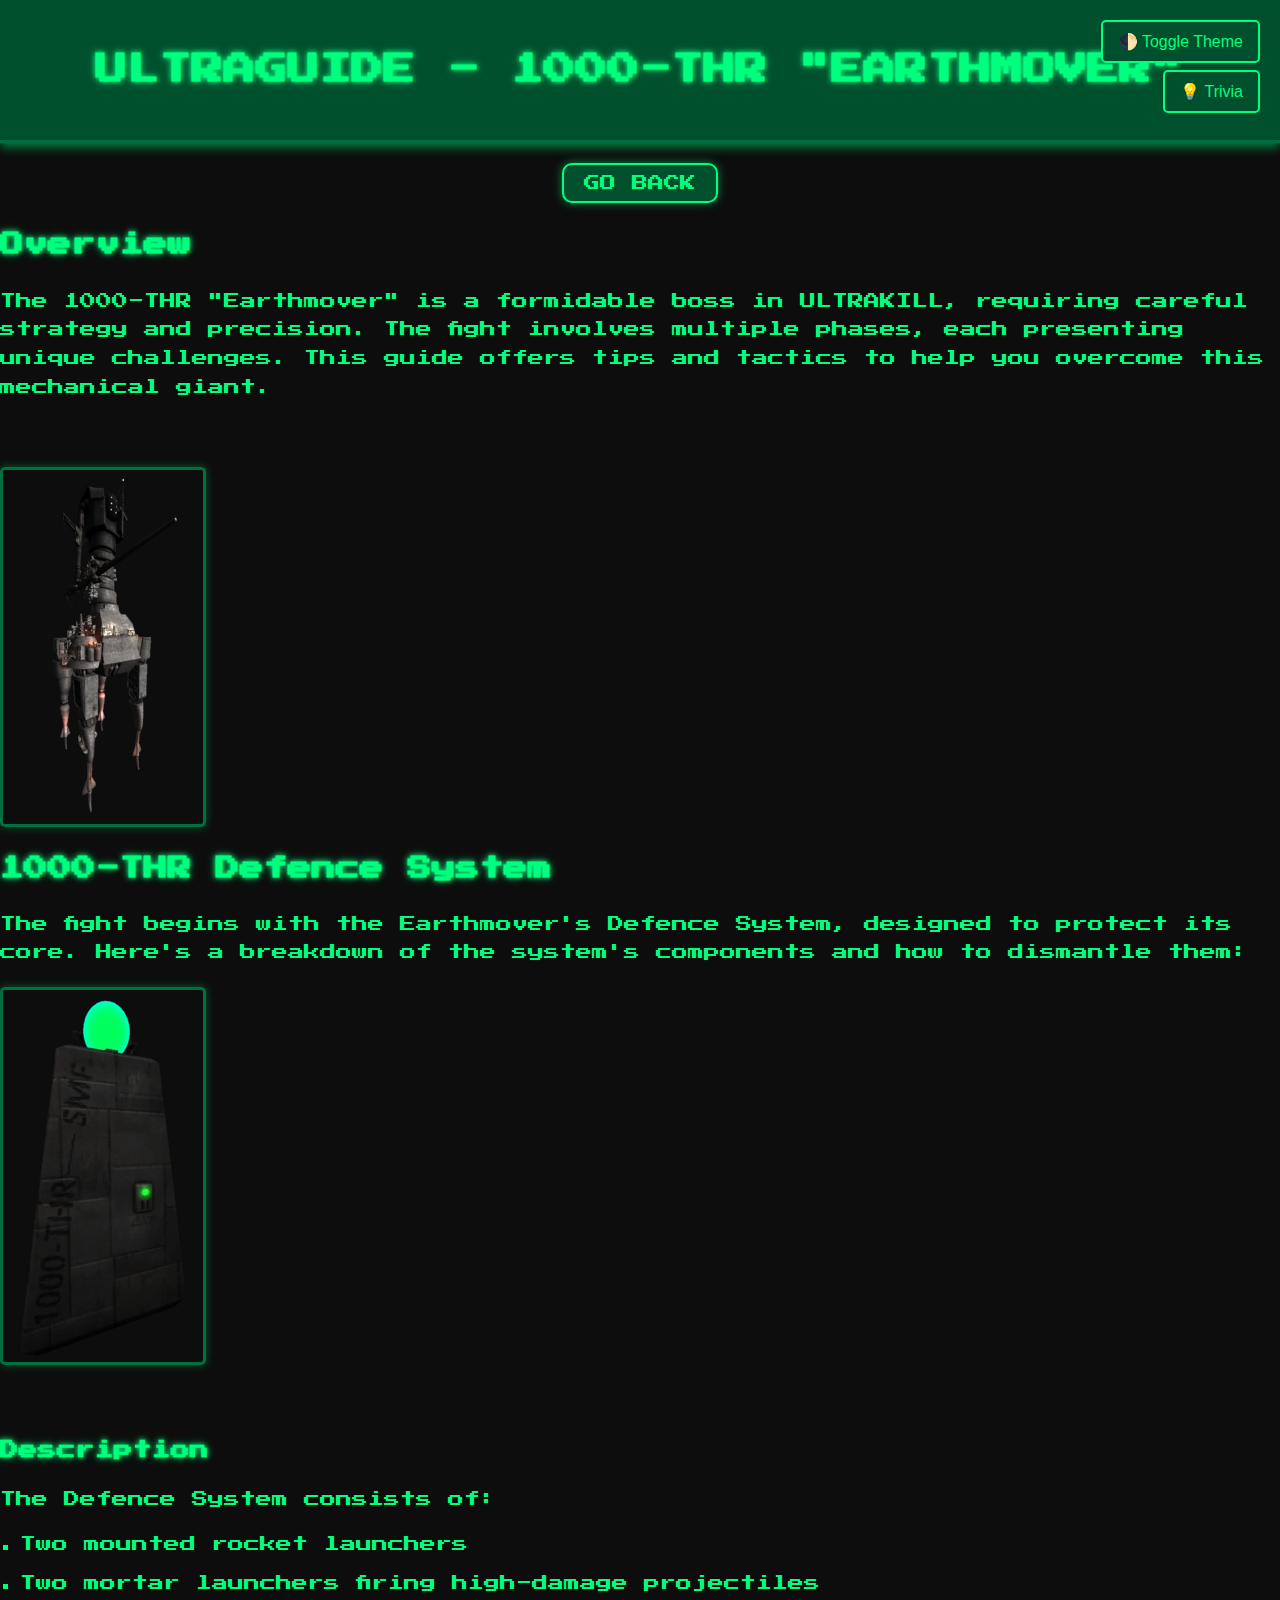
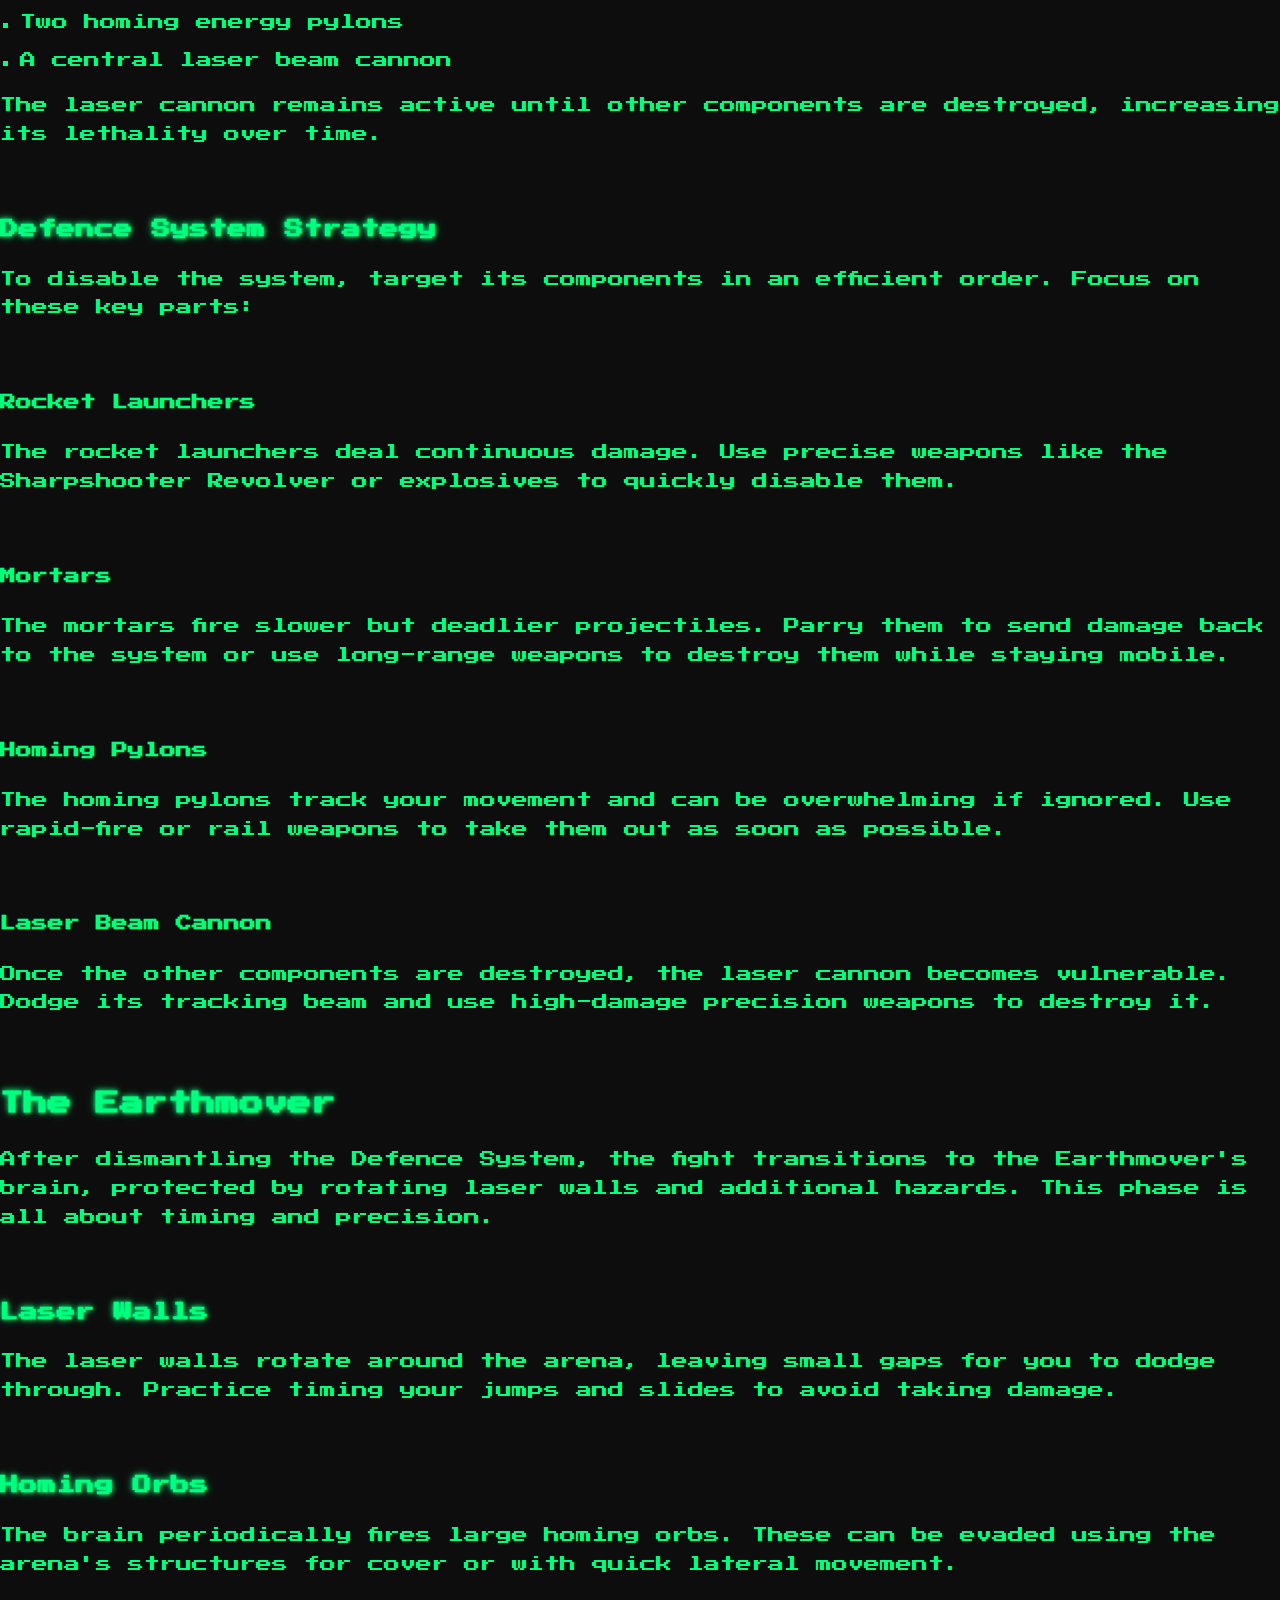
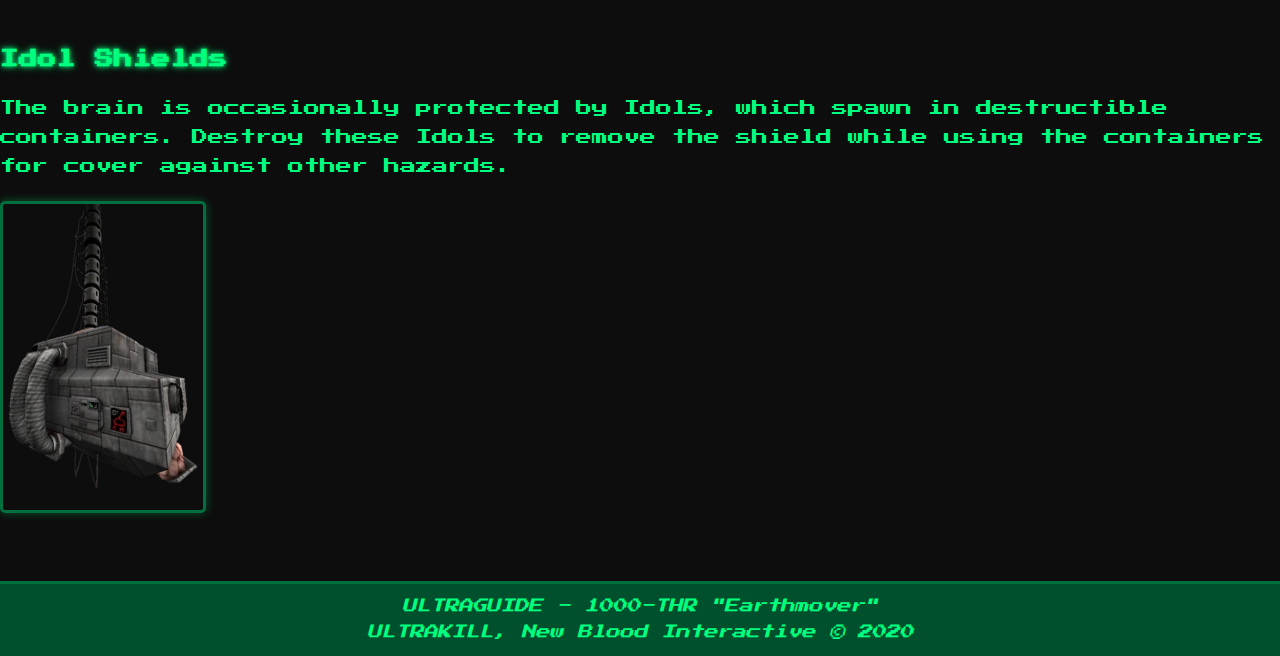
<file: basic-bosses/basic-bosses/earthmover.html>
<!DOCTYPE html>
<html lang="en">
<head>
    <meta charset="UTF-8">
    <meta name="viewport" content="width=device-width, initial-scale=1.0">
    <title>1000-THR "Earthmover" Guide - ULTRAGUIDE</title>
    <link rel="stylesheet" href="../../styles.css">
    <link href="https://fonts.googleapis.com/css2?family=Press+Start+2P&family=Russo+One&display=swap" rel="stylesheet">
	<script src="../../interactive.js"></script>
</head>
<body>

    <!-- Header Section -->
    <header>
        <h1>ULTRAGUIDE - 1000-THR "Earthmover"</h1>
    </header>
    
    <div class="back-button-container">
        <button class="back-button" onclick="goBack()">Go Back</button>
    </div>
    <script>
        function goBack() {
            window.location.href = "../basic-bosses.html";
        }
    </script>

    <!-- Introduction Section -->
    <section class="intro">
        <h2>Overview</h2>
        <p>The 1000-THR "Earthmover" is a formidable boss in ULTRAKILL, requiring careful strategy and precision. The fight involves multiple phases, each presenting unique challenges. This guide offers tips and tactics to help you overcome this mechanical giant.</p>
        <br>
        <img src="images/1000-THR-render.png" alt="Earthmover Render">
    </section>

    <!-- Defence System Section -->
    <section class="defence-system">
        <h2>1000-THR Defence System</h2>
        <p>The fight begins with the Earthmover's Defence System, designed to protect its core. Here's a breakdown of the system's components and how to dismantle them:</p>
        <img src="images/earthmover_defence_mainframe.png" alt="Earthmover Defence System">
        <br>
        <h3>Description</h3>
        <p>The Defence System consists of:</p>
        <ul>
            <li>Two mounted rocket launchers</li>
            <li>Two mortar launchers firing high-damage projectiles</li>
            <li>Two homing energy pylons</li>
            <li>A central laser beam cannon</li>
        </ul>
        <p>The laser cannon remains active until other components are destroyed, increasing its lethality over time.</p>
        <br>
        <h3>Defence System Strategy</h3>
        <p>To disable the system, target its components in an efficient order. Focus on these key parts:</p>
        <br>
        <h4>Rocket Launchers</h4>
        <p>The rocket launchers deal continuous damage. Use precise weapons like the Sharpshooter Revolver or explosives to quickly disable them.</p>
        <br>
        <h4>Mortars</h4>
        <p>The mortars fire slower but deadlier projectiles. Parry them to send damage back to the system or use long-range weapons to destroy them while staying mobile.</p>
        <br>
        <h4>Homing Pylons</h4>
        <p>The homing pylons track your movement and can be overwhelming if ignored. Use rapid-fire or rail weapons to take them out as soon as possible.</p>
        <br>
        <h4>Laser Beam Cannon</h4>
        <p>Once the other components are destroyed, the laser cannon becomes vulnerable. Dodge its tracking beam and use high-damage precision weapons to destroy it.</p>
    </section>
    <br>

    <!-- Combat Section -->
    <section class="combat-guide">
        <h2>The Earthmover</h2>
        <p>After dismantling the Defence System, the fight transitions to the Earthmover's brain, protected by rotating laser walls and additional hazards. This phase is all about timing and precision.</p>
        <br>
        <h3>Laser Walls</h3>
        <p>The laser walls rotate around the arena, leaving small gaps for you to dodge through. Practice timing your jumps and slides to avoid taking damage.</p>
        <br>
        <h3>Homing Orbs</h3>
        <p>The brain periodically fires large homing orbs. These can be evaded using the arena's structures for cover or with quick lateral movement.</p>
        <br>
        <h3>Idol Shields</h3>
        <p>The brain is occasionally protected by Idols, which spawn in destructible containers. Destroy these Idols to remove the shield while using the containers for cover against other hazards.</p>
        <img src="images/1000-THR-brain.png" alt="Earthmover Brain">
    </section>
    <br>

    <!-- Footer Section -->
    <footer>
        <i>ULTRAGUIDE - 1000-THR "Earthmover"</i>
        <br>
        <i>ULTRAKILL, New Blood Interactive © 2020</i>
    </footer>

</body>
</html>
</file>
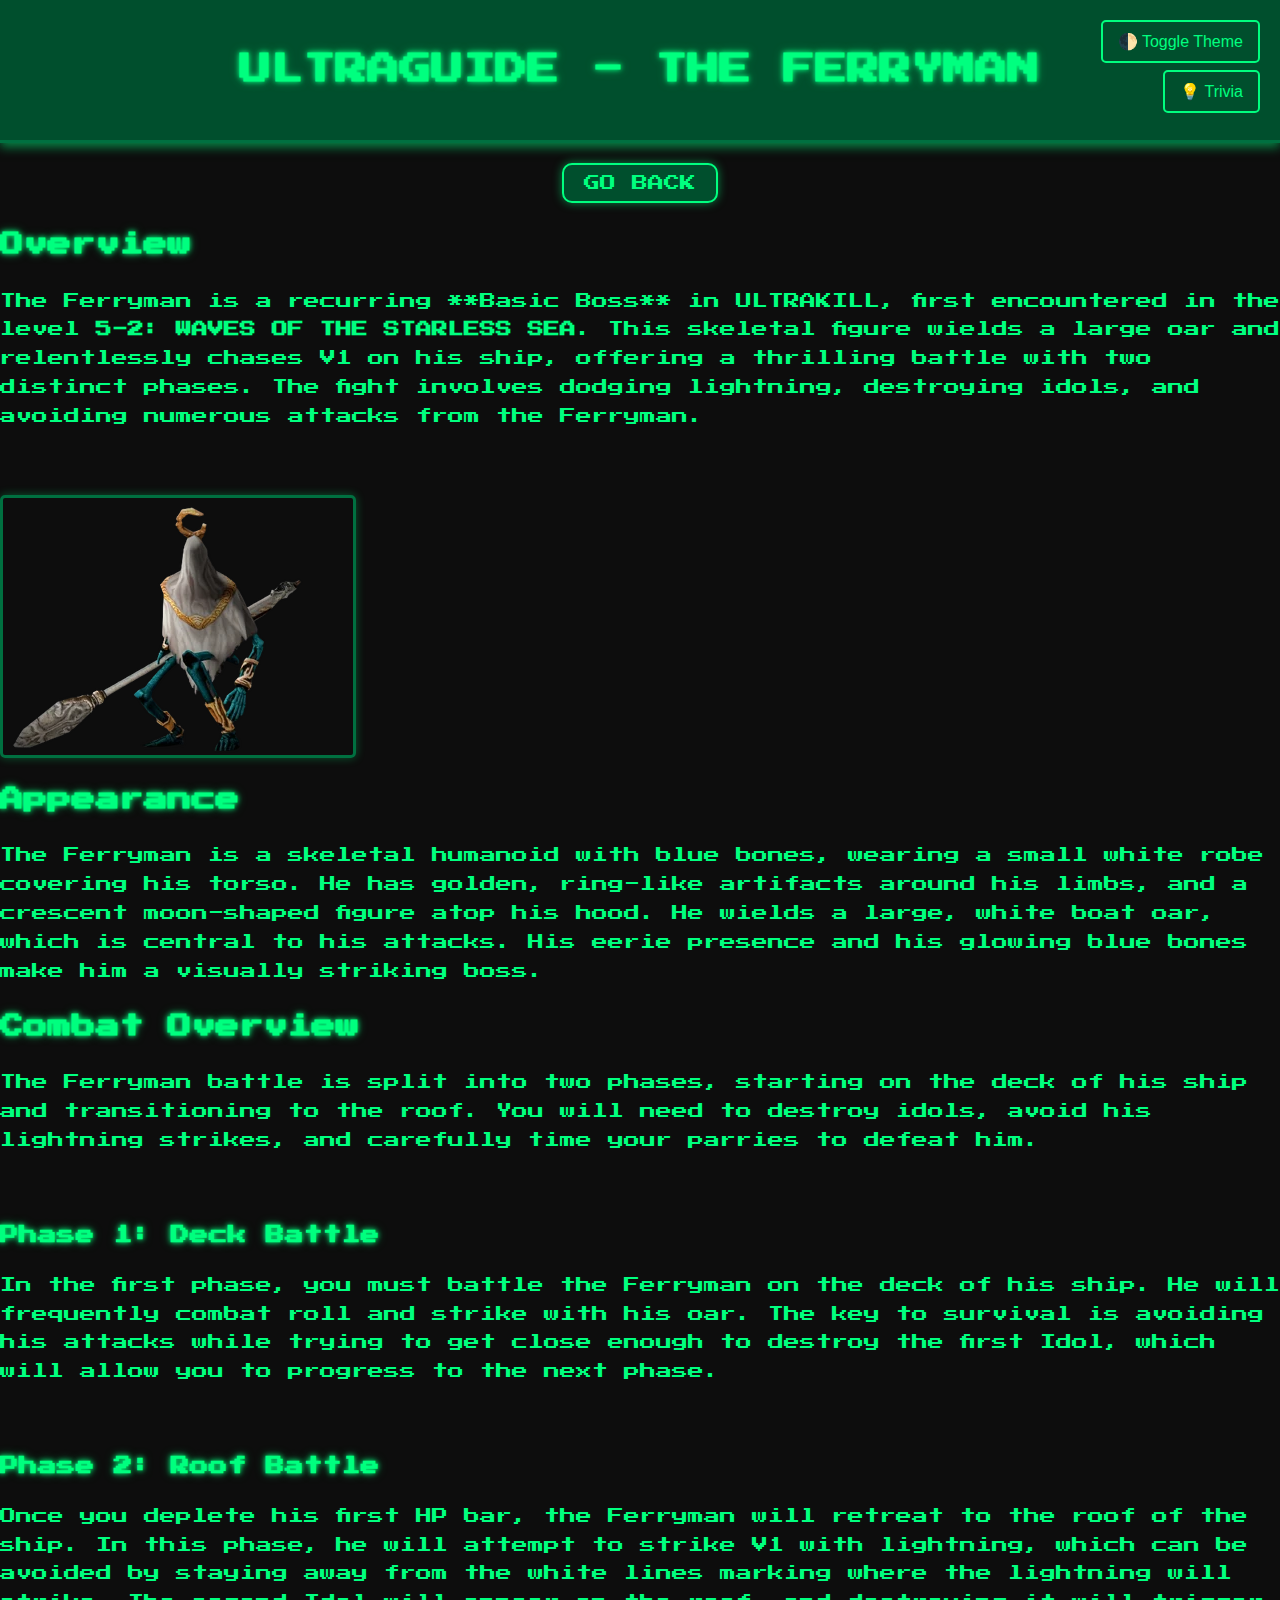
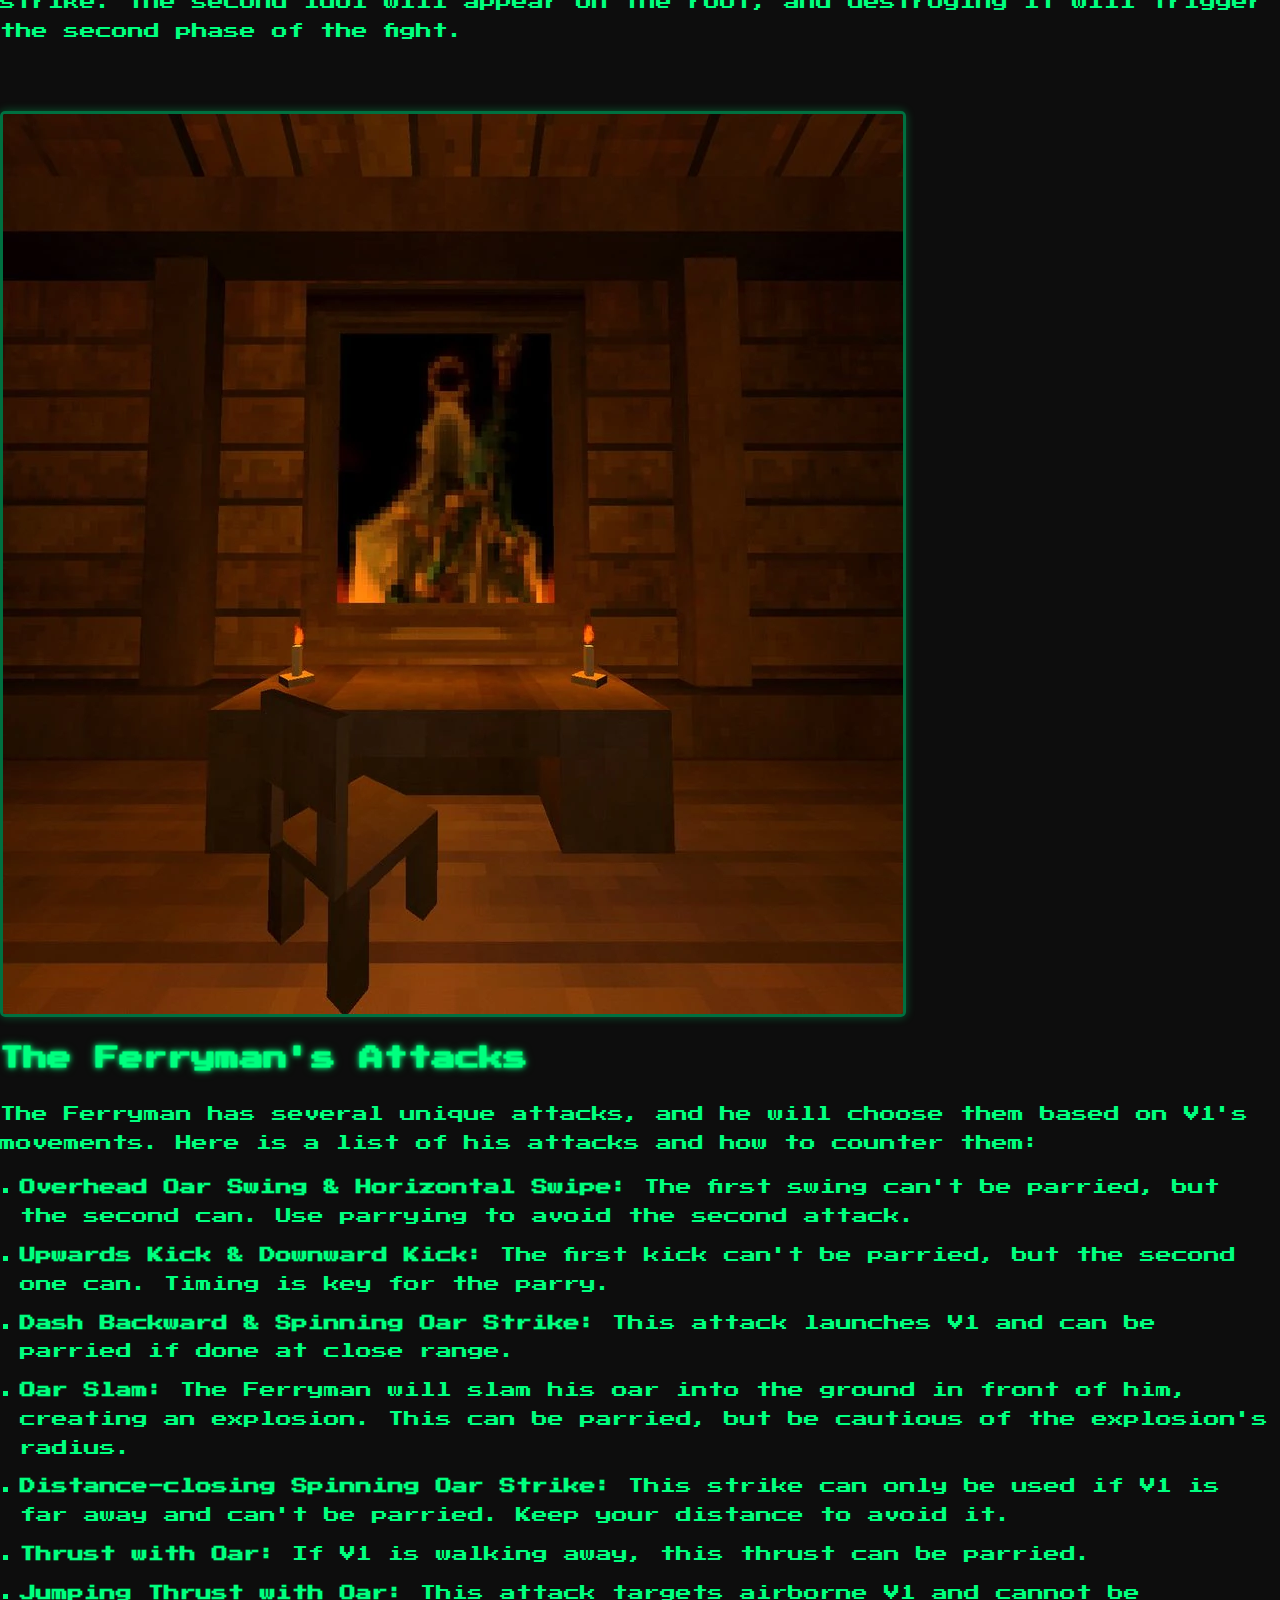
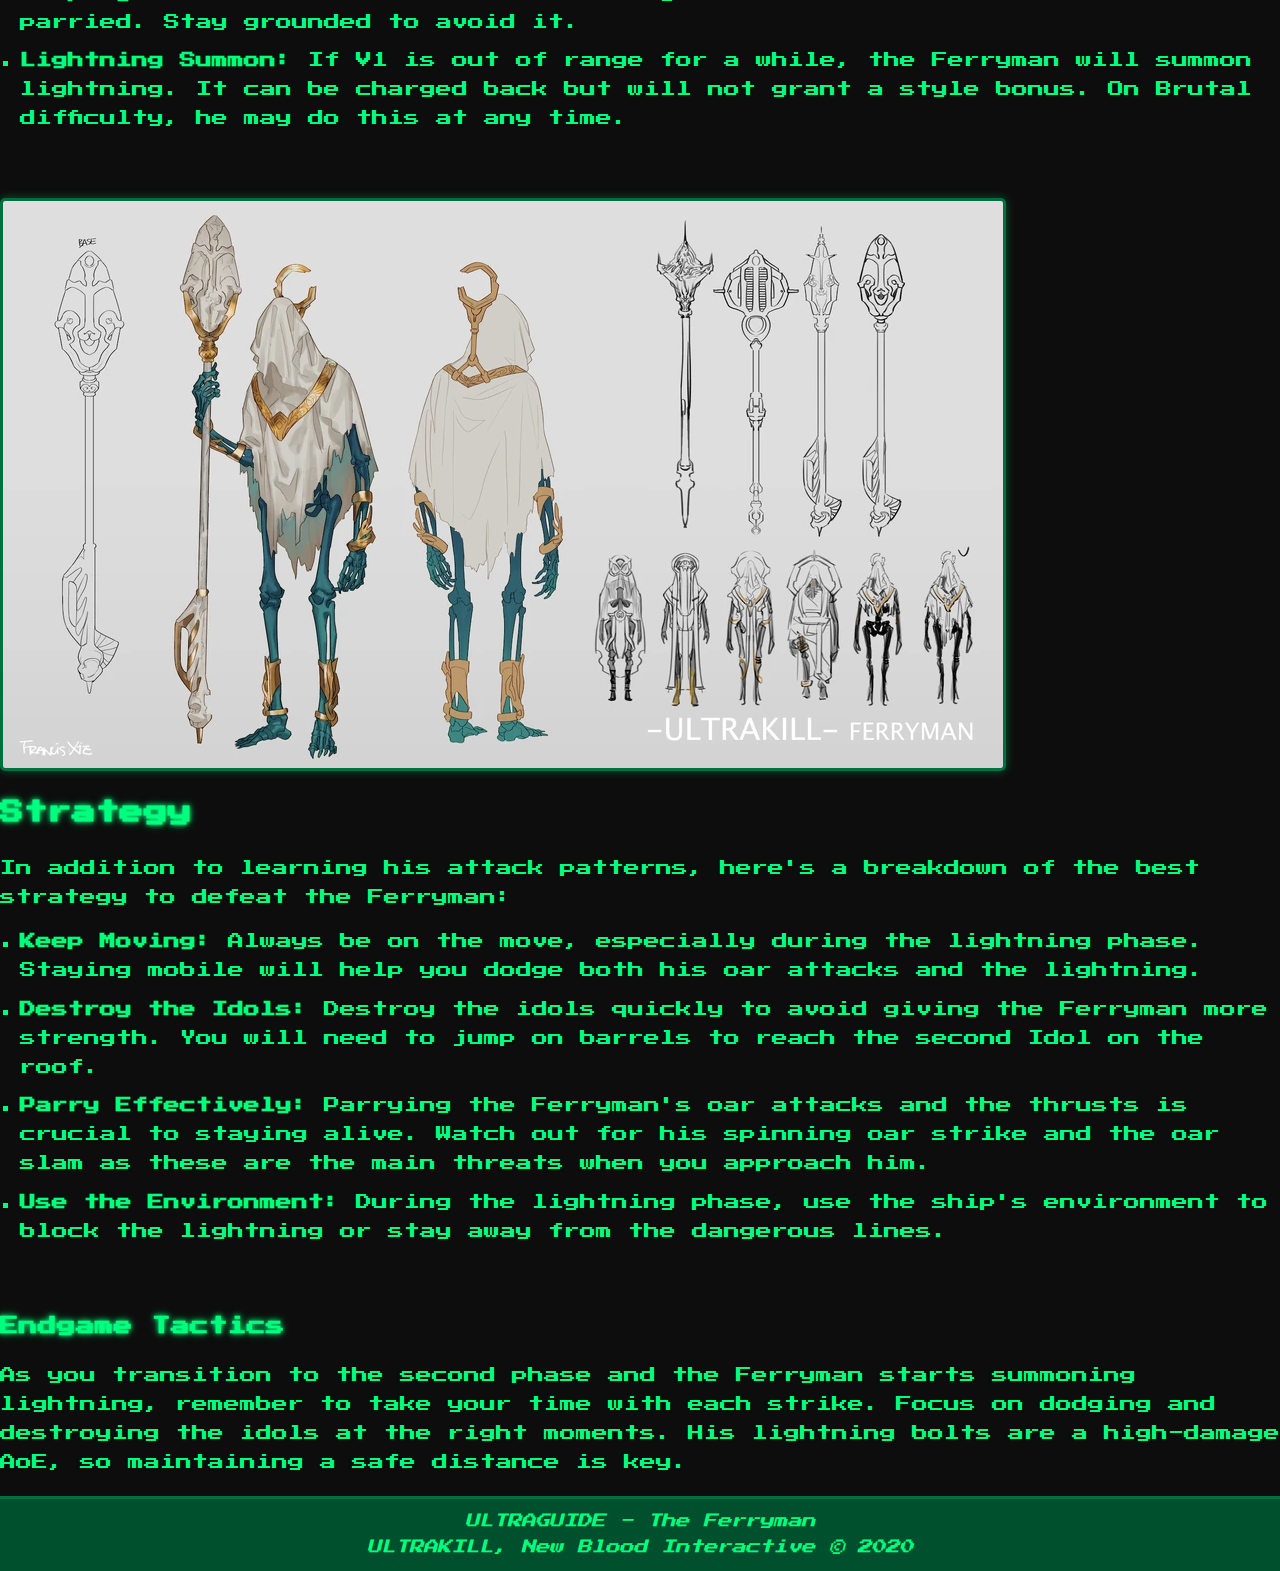
<file: basic-bosses/basic-bosses/ferryman.html>
<!DOCTYPE html>
<html lang="en">
<head>
    <meta charset="UTF-8">
    <meta name="viewport" content="width=device-width, initial-scale=1.0">
    <title>The Ferryman - Basic Boss Guide</title>
    <link rel="stylesheet" href="../../styles.css">
    <link href="https://fonts.googleapis.com/css2?family=Press+Start+2P&family=Russo+One&display=swap" rel="stylesheet">
	<script src="../../interactive.js"></script>
</head>
<body>

    <!-- Header Section -->
    <header>
        <h1>ULTRAGUIDE - The Ferryman</h1>
    </header>

    <div class="back-button-container">
        <button class="back-button" onclick="goBack()">Go Back</button>
    </div>
    <script>
        function goBack() {
            window.location.href = "../basic-bosses.html";
        }
    </script>

    <!-- Introduction Section -->
    <section class="intro">
        <h2>Overview</h2>
        <p>The Ferryman is a recurring **Basic Boss** in ULTRAKILL, first encountered in the level <strong>5-2: WAVES OF THE STARLESS SEA</strong>. This skeletal figure wields a large oar and relentlessly chases V1 on his ship, offering a thrilling battle with two distinct phases. The fight involves dodging lightning, destroying idols, and avoiding numerous attacks from the Ferryman.</p>
        <br>
        <img src="images/Ferryman-render.png" alt="The Ferryman Render">
    </section>

    <!-- Appearance Section -->
    <section class="appearance">
        <h2>Appearance</h2>
        <p>The Ferryman is a skeletal humanoid with blue bones, wearing a small white robe covering his torso. He has golden, ring-like artifacts around his limbs, and a crescent moon-shaped figure atop his hood. He wields a large, white boat oar, which is central to his attacks. His eerie presence and his glowing blue bones make him a visually striking boss.</p>
    </section>

    <!-- Combat Section -->
    <section class="combat-guide">
        <h2>Combat Overview</h2>
        <p>The Ferryman battle is split into two phases, starting on the deck of his ship and transitioning to the roof. You will need to destroy idols, avoid his lightning strikes, and carefully time your parries to defeat him.</p>
        <br>
        <h3>Phase 1: Deck Battle</h3>
        <p>In the first phase, you must battle the Ferryman on the deck of his ship. He will frequently combat roll and strike with his oar. The key to survival is avoiding his attacks while trying to get close enough to destroy the first Idol, which will allow you to progress to the next phase.</p>
        <br>
        <h3>Phase 2: Roof Battle</h3>
        <p>Once you deplete his first HP bar, the Ferryman will retreat to the roof of the ship. In this phase, he will attempt to strike V1 with lightning, which can be avoided by staying away from the white lines marking where the lightning will strike. The second Idol will appear on the roof, and destroying it will trigger the second phase of the fight.</p>
        <br>
        <img src="images/Ferrymang.png" alt="Ferryman Painting">
    </section>

    <!-- Attacks Section -->
    <section class="attacks">
        <h2>The Ferryman's Attacks</h2>
        <p>The Ferryman has several unique attacks, and he will choose them based on V1's movements. Here is a list of his attacks and how to counter them:</p>
        <ul>
            <li><strong>Overhead Oar Swing & Horizontal Swipe:</strong> The first swing can't be parried, but the second can. Use parrying to avoid the second attack.</li>
            <li><strong>Upwards Kick & Downward Kick:</strong> The first kick can't be parried, but the second one can. Timing is key for the parry.</li>
            <li><strong>Dash Backward & Spinning Oar Strike:</strong> This attack launches V1 and can be parried if done at close range.</li>
            <li><strong>Oar Slam:</strong> The Ferryman will slam his oar into the ground in front of him, creating an explosion. This can be parried, but be cautious of the explosion's radius.</li>
            <li><strong>Distance-closing Spinning Oar Strike:</strong> This strike can only be used if V1 is far away and can't be parried. Keep your distance to avoid it.</li>
            <li><strong>Thrust with Oar:</strong> If V1 is walking away, this thrust can be parried.</li>
            <li><strong>Jumping Thrust with Oar:</strong> This attack targets airborne V1 and cannot be parried. Stay grounded to avoid it.</li>
            <li><strong>Lightning Summon:</strong> If V1 is out of range for a while, the Ferryman will summon lightning. It can be charged back but will not grant a style bonus. On Brutal difficulty, he may do this at any time.</li>
        </ul>
        <br>
        <img src="images/Ferryman-concept-art.png" alt="The Ferryman Concept Art">
    </section>

    <!-- Strategy Section -->
    <section class="strategy">
        <h2>Strategy</h2>
        <p>In addition to learning his attack patterns, here's a breakdown of the best strategy to defeat the Ferryman:</p>
        <ul>
            <li><strong>Keep Moving:</strong> Always be on the move, especially during the lightning phase. Staying mobile will help you dodge both his oar attacks and the lightning.</li>
            <li><strong>Destroy the Idols:</strong> Destroy the idols quickly to avoid giving the Ferryman more strength. You will need to jump on barrels to reach the second Idol on the roof.</li>
            <li><strong>Parry Effectively:</strong> Parrying the Ferryman's oar attacks and the thrusts is crucial to staying alive. Watch out for his spinning oar strike and the oar slam as these are the main threats when you approach him.</li>
            <li><strong>Use the Environment:</strong> During the lightning phase, use the ship's environment to block the lightning or stay away from the dangerous lines.</li>
        </ul>
        <br>
        <h3>Endgame Tactics</h3>
        <p>As you transition to the second phase and the Ferryman starts summoning lightning, remember to take your time with each strike. Focus on dodging and destroying the idols at the right moments. His lightning bolts are a high-damage AoE, so maintaining a safe distance is key.</p>
    </section>

    <!-- Footer Section -->
    <footer>
        <i>ULTRAGUIDE - The Ferryman</i>
        <br>
        <i>ULTRAKILL, New Blood Interactive © 2020</i>
    </footer>

</body>
</html>
</file>
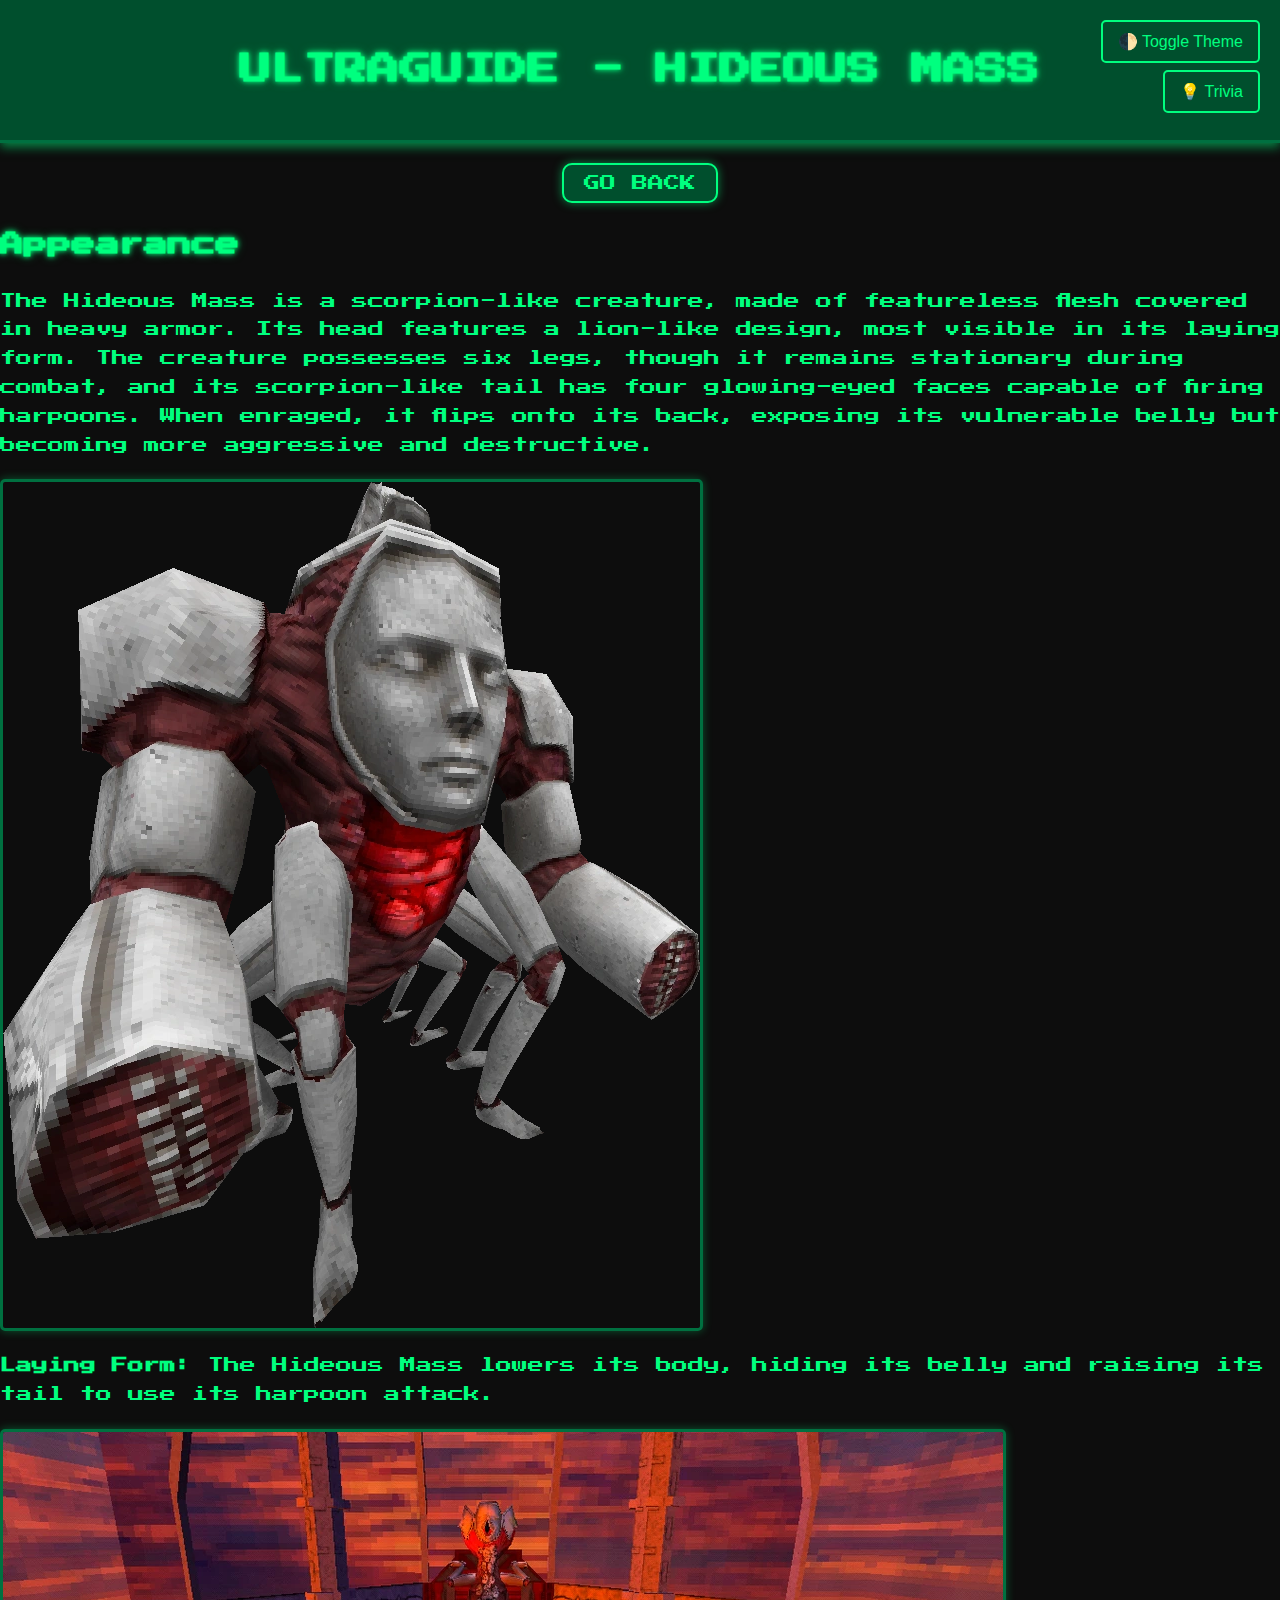
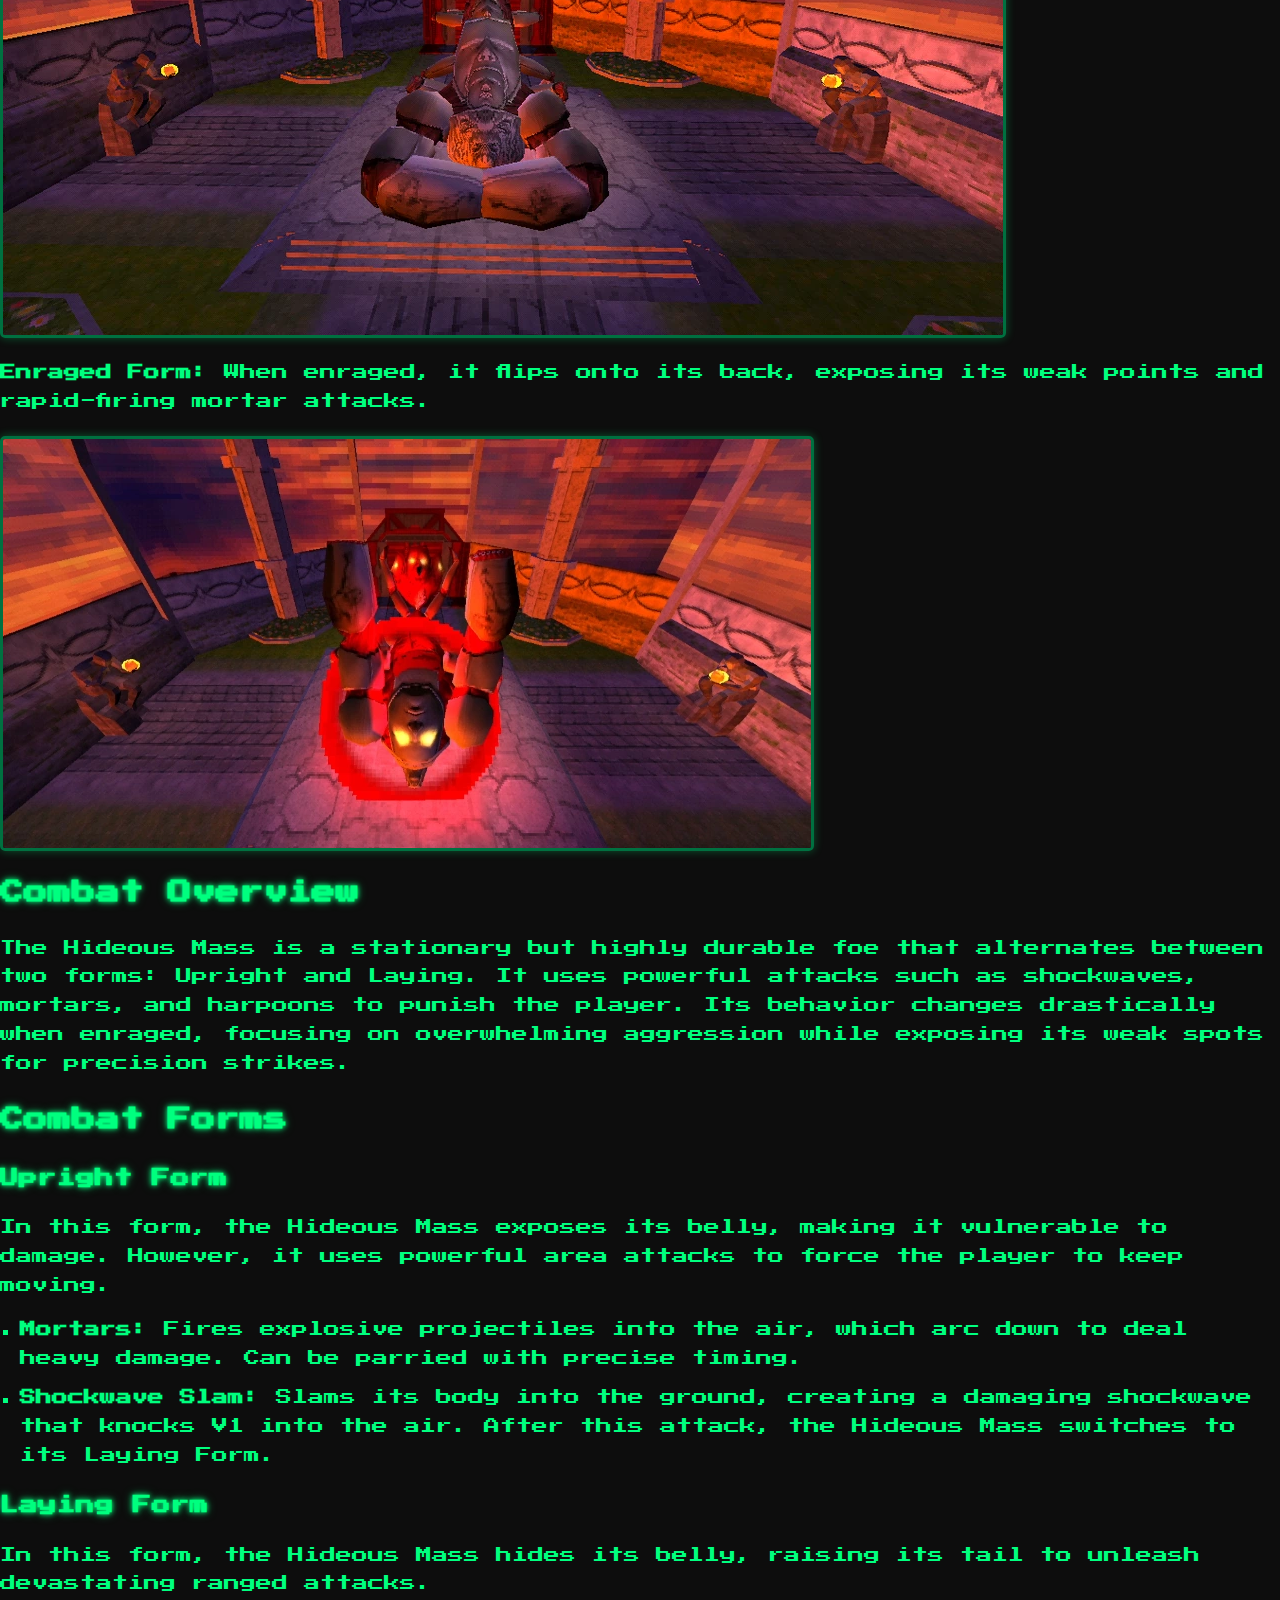
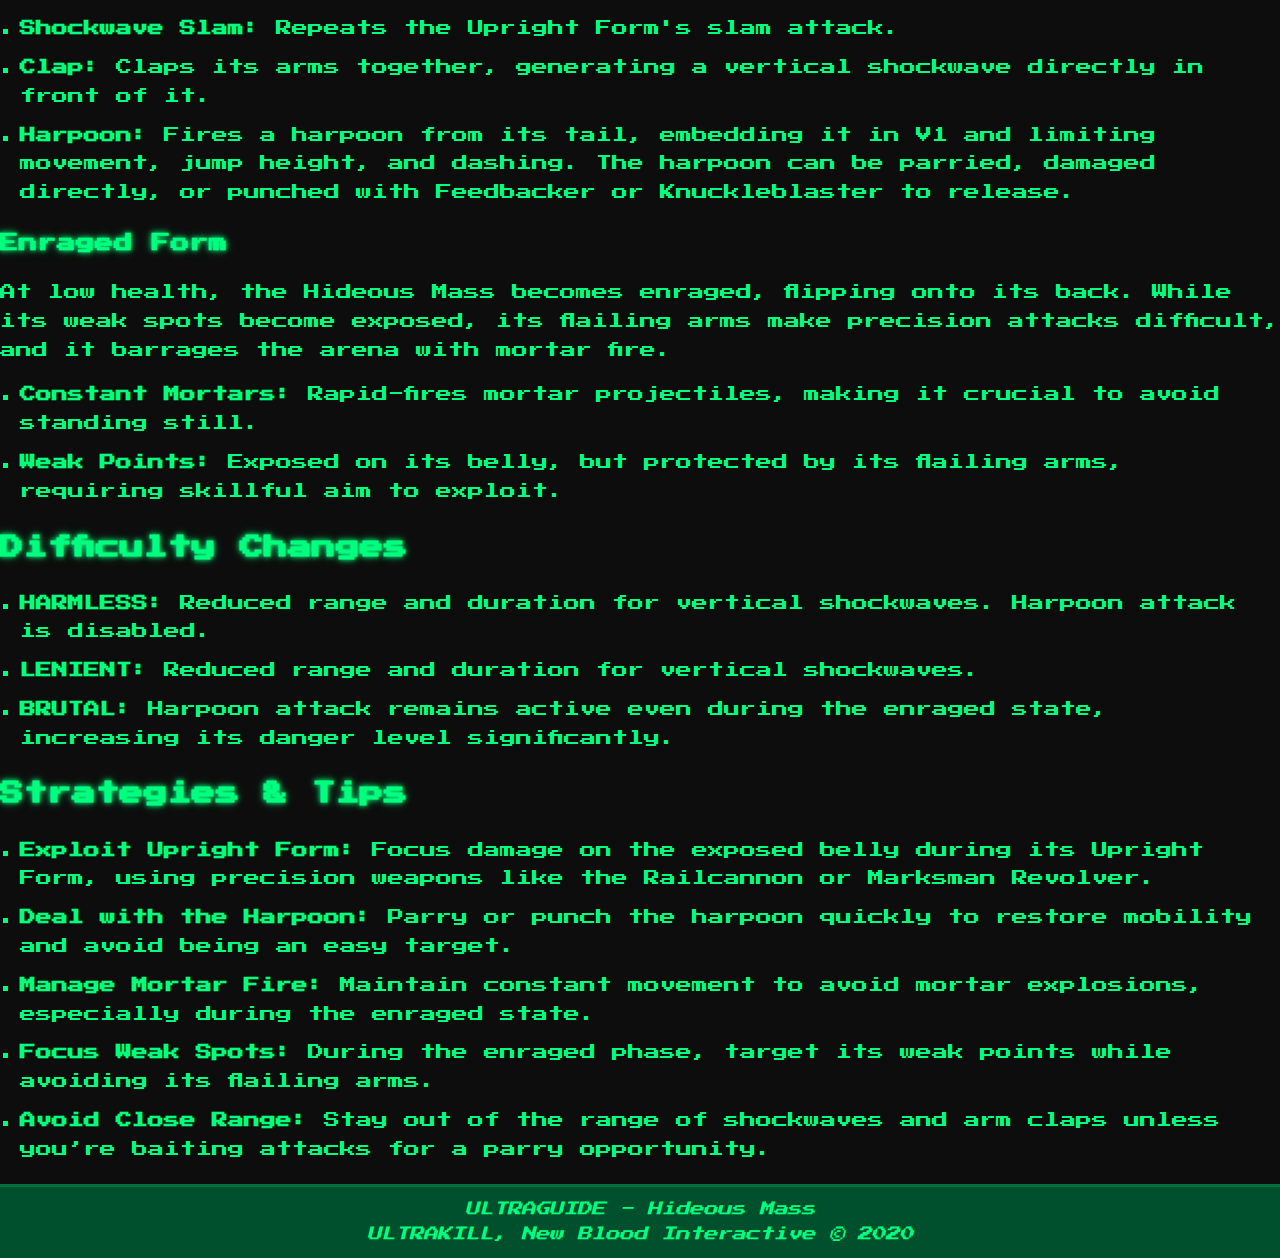
<file: basic-bosses/basic-bosses/hideous-mass.html>
<!DOCTYPE html>
<html lang="en">
<head>
    <meta charset="UTF-8">
    <meta name="viewport" content="width=device-width, initial-scale=1.0">
    <title>Hideous Mass Guide - ULTRAGUIDE</title>
    <link rel="stylesheet" href="../../styles.css">
    <link href="https://fonts.googleapis.com/css2?family=Press+Start+2P&family=Russo+One&display=swap" rel="stylesheet">
	<script src="../../interactive.js"></script>
</head>
<body>

    <!-- Header Section -->
    <header>
        <h1>ULTRAGUIDE - Hideous Mass</h1>
    </header>
    
    <div class="back-button-container">
        <button class="back-button" onclick="goBack()">Go Back</button>
    </div>
    <script>
        function goBack() {
            window.location.href = "../basic-bosses.html";
        }
    </script>

    <!-- Appearance Section -->
    <section class="appearance">
        <h2>Appearance</h2>
        <p>The Hideous Mass is a scorpion-like creature, made of featureless flesh covered in heavy armor. Its head features a lion-like design, most visible in its laying form. The creature possesses six legs, though it remains stationary during combat, and its scorpion-like tail has four glowing-eyed faces capable of firing harpoons. When enraged, it flips onto its back, exposing its vulnerable belly but becoming more aggressive and destructive.</p>
        <img src="images/hideous-mass.png" alt="Hideous Mass Upright">
        <p><strong>Laying Form:</strong> The Hideous Mass lowers its body, hiding its belly and raising its tail to use its harpoon attack.</p>
        <img src="images/hideous-mass-laying.png" alt="Hideous Mass Laying">
        <p><strong>Enraged Form:</strong> When enraged, it flips onto its back, exposing its weak points and rapid-firing mortar attacks.</p>
        <img src="images/hideous-mass-enraged.png" alt="Enraged Hideous Mass">
    </section>

    <!-- Combat Overview Section -->
    <section class="combat-overview">
        <h2>Combat Overview</h2>
        <p>The Hideous Mass is a stationary but highly durable foe that alternates between two forms: Upright and Laying. It uses powerful attacks such as shockwaves, mortars, and harpoons to punish the player. Its behavior changes drastically when enraged, focusing on overwhelming aggression while exposing its weak spots for precision strikes.</p>
    </section>

    <!-- Forms Section -->
    <section class="forms">
        <h2>Combat Forms</h2>
        <h3>Upright Form</h3>
        <p>In this form, the Hideous Mass exposes its belly, making it vulnerable to damage. However, it uses powerful area attacks to force the player to keep moving.</p>
        <ul>
            <li><strong>Mortars:</strong> Fires explosive projectiles into the air, which arc down to deal heavy damage. Can be parried with precise timing.</li>
            <li><strong>Shockwave Slam:</strong> Slams its body into the ground, creating a damaging shockwave that knocks V1 into the air. After this attack, the Hideous Mass switches to its Laying Form.</li>
        </ul>

        <h3>Laying Form</h3>
        <p>In this form, the Hideous Mass hides its belly, raising its tail to unleash devastating ranged attacks.</p>
        <ul>
            <li><strong>Shockwave Slam:</strong> Repeats the Upright Form's slam attack.</li>
            <li><strong>Clap:</strong> Claps its arms together, generating a vertical shockwave directly in front of it.</li>
            <li><strong>Harpoon:</strong> Fires a harpoon from its tail, embedding it in V1 and limiting movement, jump height, and dashing. The harpoon can be parried, damaged directly, or punched with Feedbacker or Knuckleblaster to release.</li>
        </ul>

        <h3>Enraged Form</h3>
        <p>At low health, the Hideous Mass becomes enraged, flipping onto its back. While its weak spots become exposed, its flailing arms make precision attacks difficult, and it barrages the arena with mortar fire.</p>
        <ul>
            <li><strong>Constant Mortars:</strong> Rapid-fires mortar projectiles, making it crucial to avoid standing still.</li>
            <li><strong>Weak Points:</strong> Exposed on its belly, but protected by its flailing arms, requiring skillful aim to exploit.</li>
        </ul>
    </section>

    <!-- Difficulty Changes Section -->
    <section class="difficulty-changes">
        <h2>Difficulty Changes</h2>
        <ul>
            <li><strong>HARMLESS:</strong> Reduced range and duration for vertical shockwaves. Harpoon attack is disabled.</li>
            <li><strong>LENIENT:</strong> Reduced range and duration for vertical shockwaves.</li>
            <li><strong>BRUTAL:</strong> Harpoon attack remains active even during the enraged state, increasing its danger level significantly.</li>
        </ul>
    </section>

    <!-- Strategies Section -->
    <section class="strategies">
        <h2>Strategies & Tips</h2>
        <ul>
            <li><strong>Exploit Upright Form:</strong> Focus damage on the exposed belly during its Upright Form, using precision weapons like the Railcannon or Marksman Revolver.</li>
            <li><strong>Deal with the Harpoon:</strong> Parry or punch the harpoon quickly to restore mobility and avoid being an easy target.</li>
            <li><strong>Manage Mortar Fire:</strong> Maintain constant movement to avoid mortar explosions, especially during the enraged state.</li>
            <li><strong>Focus Weak Spots:</strong> During the enraged phase, target its weak points while avoiding its flailing arms.</li>
            <li><strong>Avoid Close Range:</strong> Stay out of the range of shockwaves and arm claps unless you’re baiting attacks for a parry opportunity.</li>
        </ul>
    </section>

    <!-- Footer Section -->
    <footer>
        <i>ULTRAGUIDE - Hideous Mass</i>
        <br>
        <i>ULTRAKILL, New Blood Interactive © 2020</i>
    </footer>

</body>
</html>
</file>
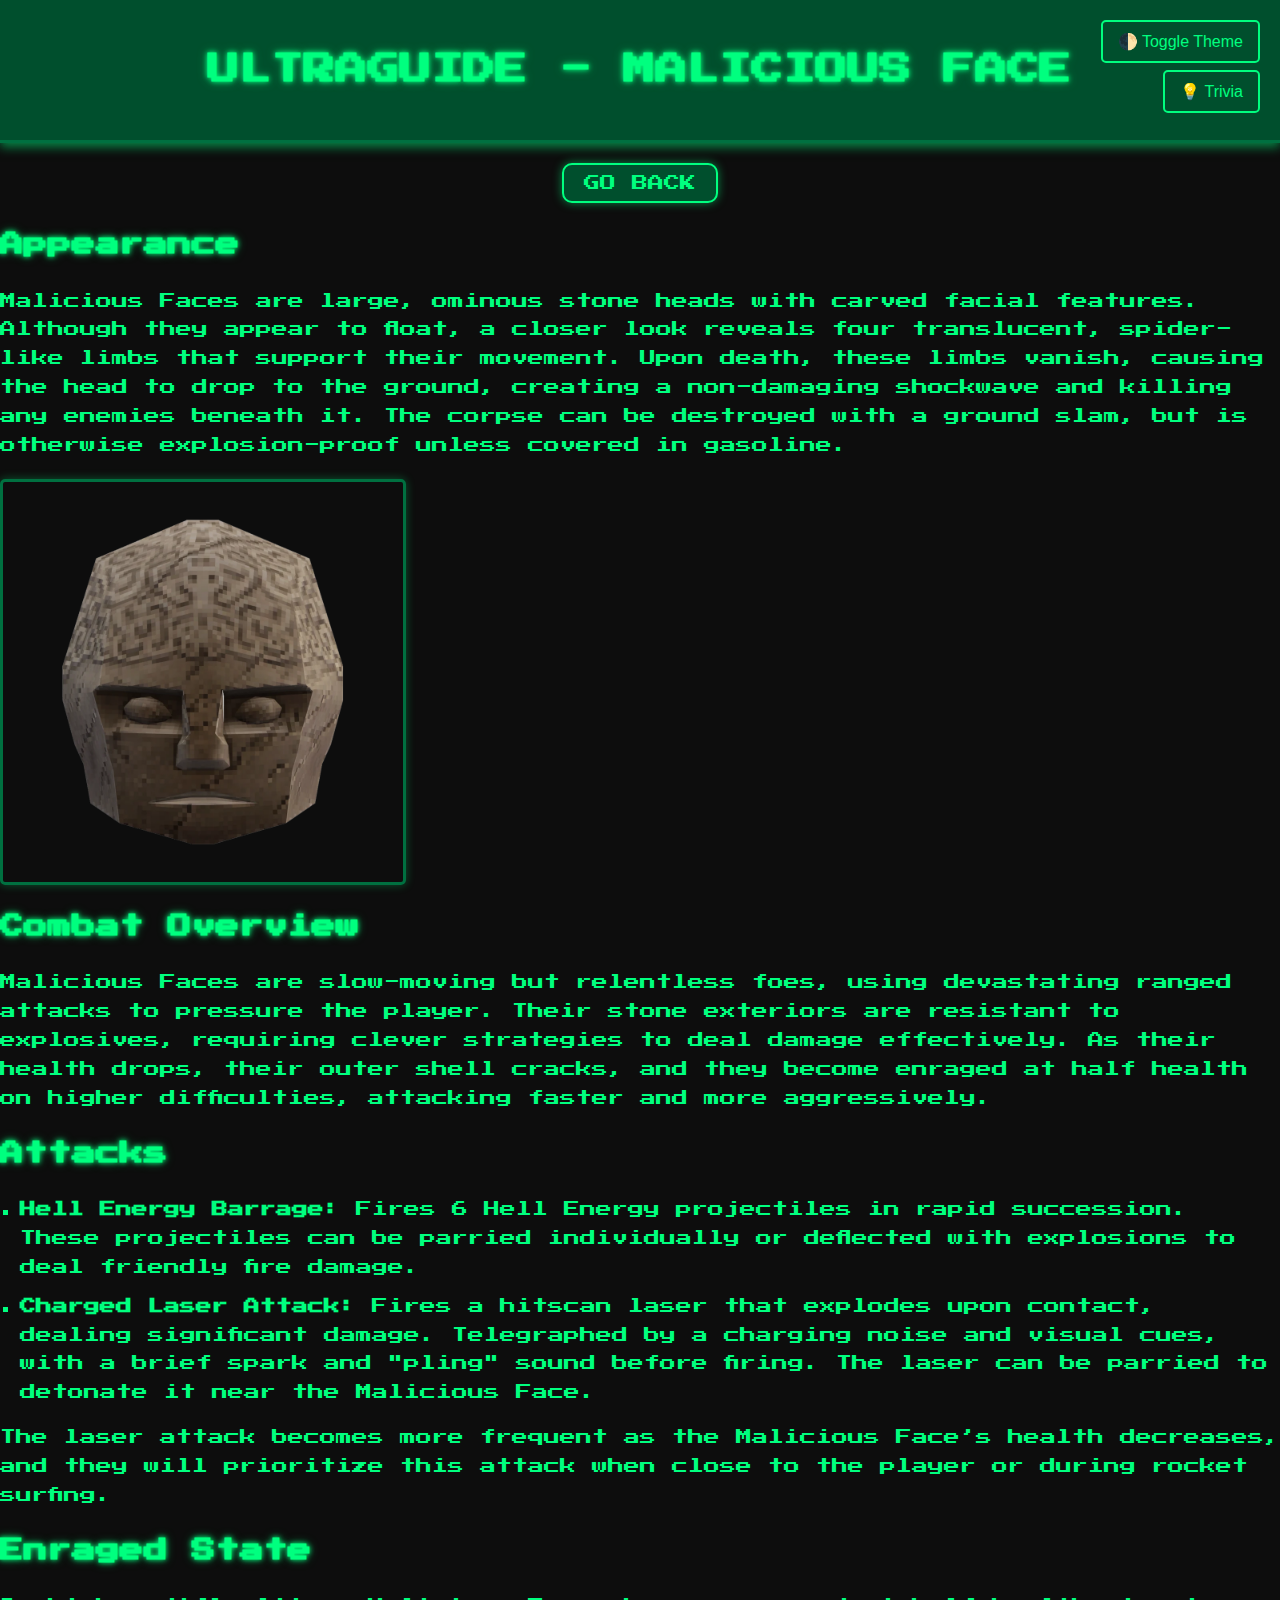
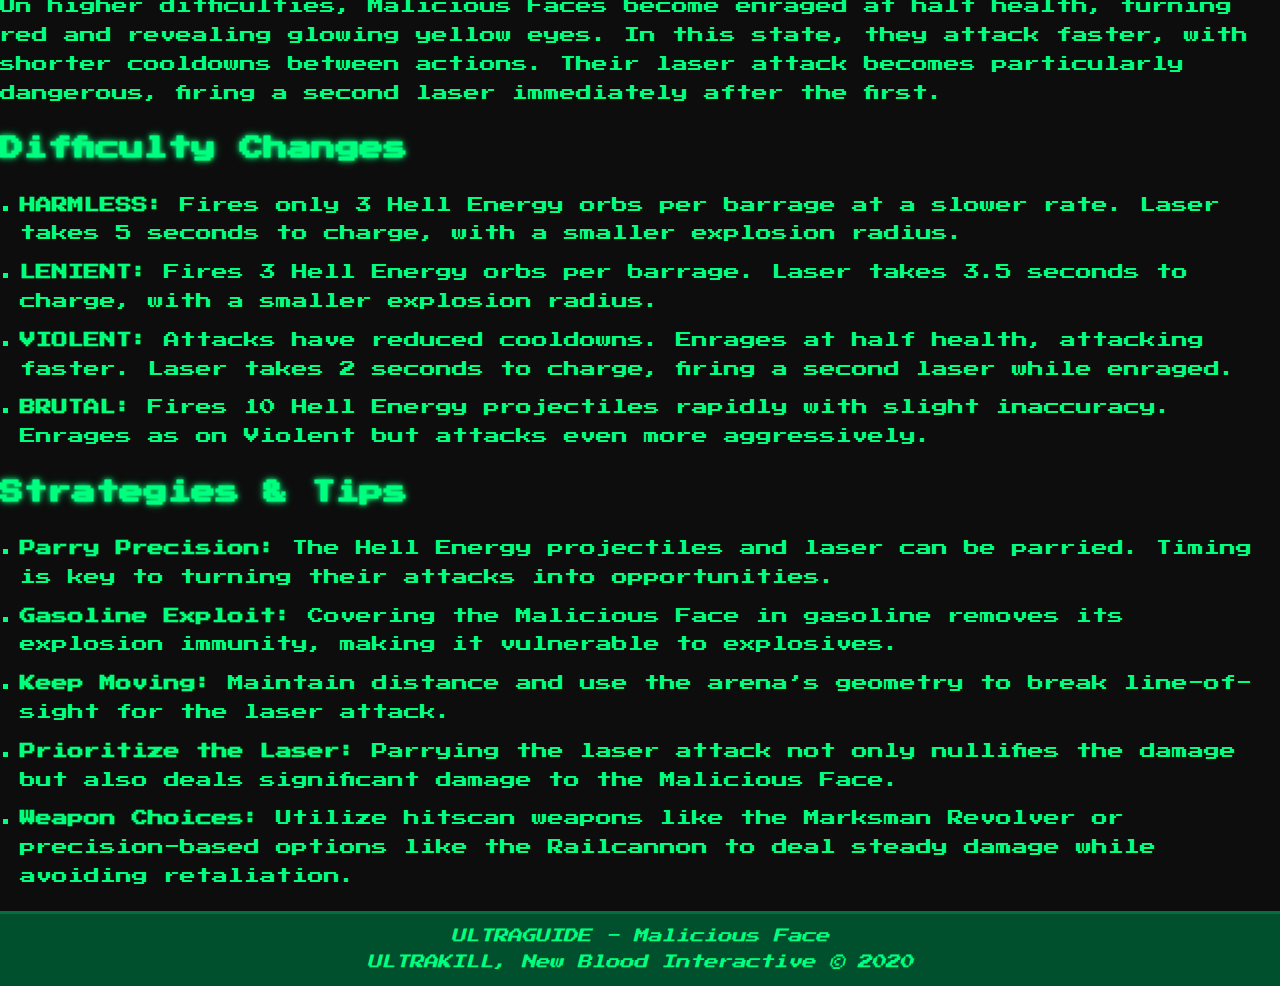
<file: basic-bosses/basic-bosses/malicious-face.html>
<!DOCTYPE html>
<html lang="en">
<head>
    <meta charset="UTF-8">
    <meta name="viewport" content="width=device-width, initial-scale=1.0">
    <title>Malicious Face Guide - ULTRAGUIDE</title>
    <link rel="stylesheet" href="../../styles.css">
    <link href="https://fonts.googleapis.com/css2?family=Press+Start+2P&family=Russo+One&display=swap" rel="stylesheet">
	<script src="../../interactive.js"></script>
</head>
<body>

    <!-- Header Section -->
    <header>
        <h1>ULTRAGUIDE - Malicious Face</h1>
    </header>
    
    <div class="back-button-container">
        <button class="back-button" onclick="goBack()">Go Back</button>
    </div>
    <script>
        function goBack() {
            window.location.href = "../basic-bosses.html";
        }
    </script>

    <!-- Appearance Section -->
    <section class="appearance">
        <h2>Appearance</h2>
        <p>Malicious Faces are large, ominous stone heads with carved facial features. Although they appear to float, a closer look reveals four translucent, spider-like limbs that support their movement. Upon death, these limbs vanish, causing the head to drop to the ground, creating a non-damaging shockwave and killing any enemies beneath it. The corpse can be destroyed with a ground slam, but is otherwise explosion-proof unless covered in gasoline.</p>
        <img src="images/malicious-face-render.png" alt="Malicious Face Render" width = 400px; height = 400px;>
    </section>

    <!-- Combat Overview Section -->
    <section class="combat-overview">
        <h2>Combat Overview</h2>
        <p>Malicious Faces are slow-moving but relentless foes, using devastating ranged attacks to pressure the player. Their stone exteriors are resistant to explosives, requiring clever strategies to deal damage effectively. As their health drops, their outer shell cracks, and they become enraged at half health on higher difficulties, attacking faster and more aggressively.</p>
    </section>

    <!-- Attacks Section -->
    <section class="attacks">
        <h2>Attacks</h2>
        <ul>
            <li><strong>Hell Energy Barrage:</strong> Fires 6 Hell Energy projectiles in rapid succession. These projectiles can be parried individually or deflected with explosions to deal friendly fire damage.</li>
            <li><strong>Charged Laser Attack:</strong> Fires a hitscan laser that explodes upon contact, dealing significant damage. Telegraphed by a charging noise and visual cues, with a brief spark and "pling" sound before firing. The laser can be parried to detonate it near the Malicious Face.</li>
        </ul>
        <p>The laser attack becomes more frequent as the Malicious Face’s health decreases, and they will prioritize this attack when close to the player or during rocket surfing.</p>
    </section>

    <!-- Enraged State Section -->
    <section class="enraged-state">
        <h2>Enraged State</h2>
        <p>On higher difficulties, Malicious Faces become enraged at half health, turning red and revealing glowing yellow eyes. In this state, they attack faster, with shorter cooldowns between actions. Their laser attack becomes particularly dangerous, firing a second laser immediately after the first.</p>
    </section>

    <!-- Difficulty Changes Section -->
    <section class="difficulty-changes">
        <h2>Difficulty Changes</h2>
        <ul>
            <li><strong>HARMLESS:</strong> Fires only 3 Hell Energy orbs per barrage at a slower rate. Laser takes 5 seconds to charge, with a smaller explosion radius.</li>
            <li><strong>LENIENT:</strong> Fires 3 Hell Energy orbs per barrage. Laser takes 3.5 seconds to charge, with a smaller explosion radius.</li>
            <li><strong>VIOLENT:</strong> Attacks have reduced cooldowns. Enrages at half health, attacking faster. Laser takes 2 seconds to charge, firing a second laser while enraged.</li>
            <li><strong>BRUTAL:</strong> Fires 10 Hell Energy projectiles rapidly with slight inaccuracy. Enrages as on Violent but attacks even more aggressively.</li>
        </ul>
    </section>

    <!-- Strategies Section -->
    <section class="strategies">
        <h2>Strategies & Tips</h2>
        <ul>
            <li><strong>Parry Precision:</strong> The Hell Energy projectiles and laser can be parried. Timing is key to turning their attacks into opportunities.</li>
            <li><strong>Gasoline Exploit:</strong> Covering the Malicious Face in gasoline removes its explosion immunity, making it vulnerable to explosives.</li>
            <li><strong>Keep Moving:</strong> Maintain distance and use the arena’s geometry to break line-of-sight for the laser attack.</li>
            <li><strong>Prioritize the Laser:</strong> Parrying the laser attack not only nullifies the damage but also deals significant damage to the Malicious Face.</li>
            <li><strong>Weapon Choices:</strong> Utilize hitscan weapons like the Marksman Revolver or precision-based options like the Railcannon to deal steady damage while avoiding retaliation.</li>
        </ul>
    </section>

    <!-- Footer Section -->
    <footer>
        <i>ULTRAGUIDE - Malicious Face</i>
        <br>
        <i>ULTRAKILL, New Blood Interactive © 2020</i>
    </footer>

</body>
</html>
</file>
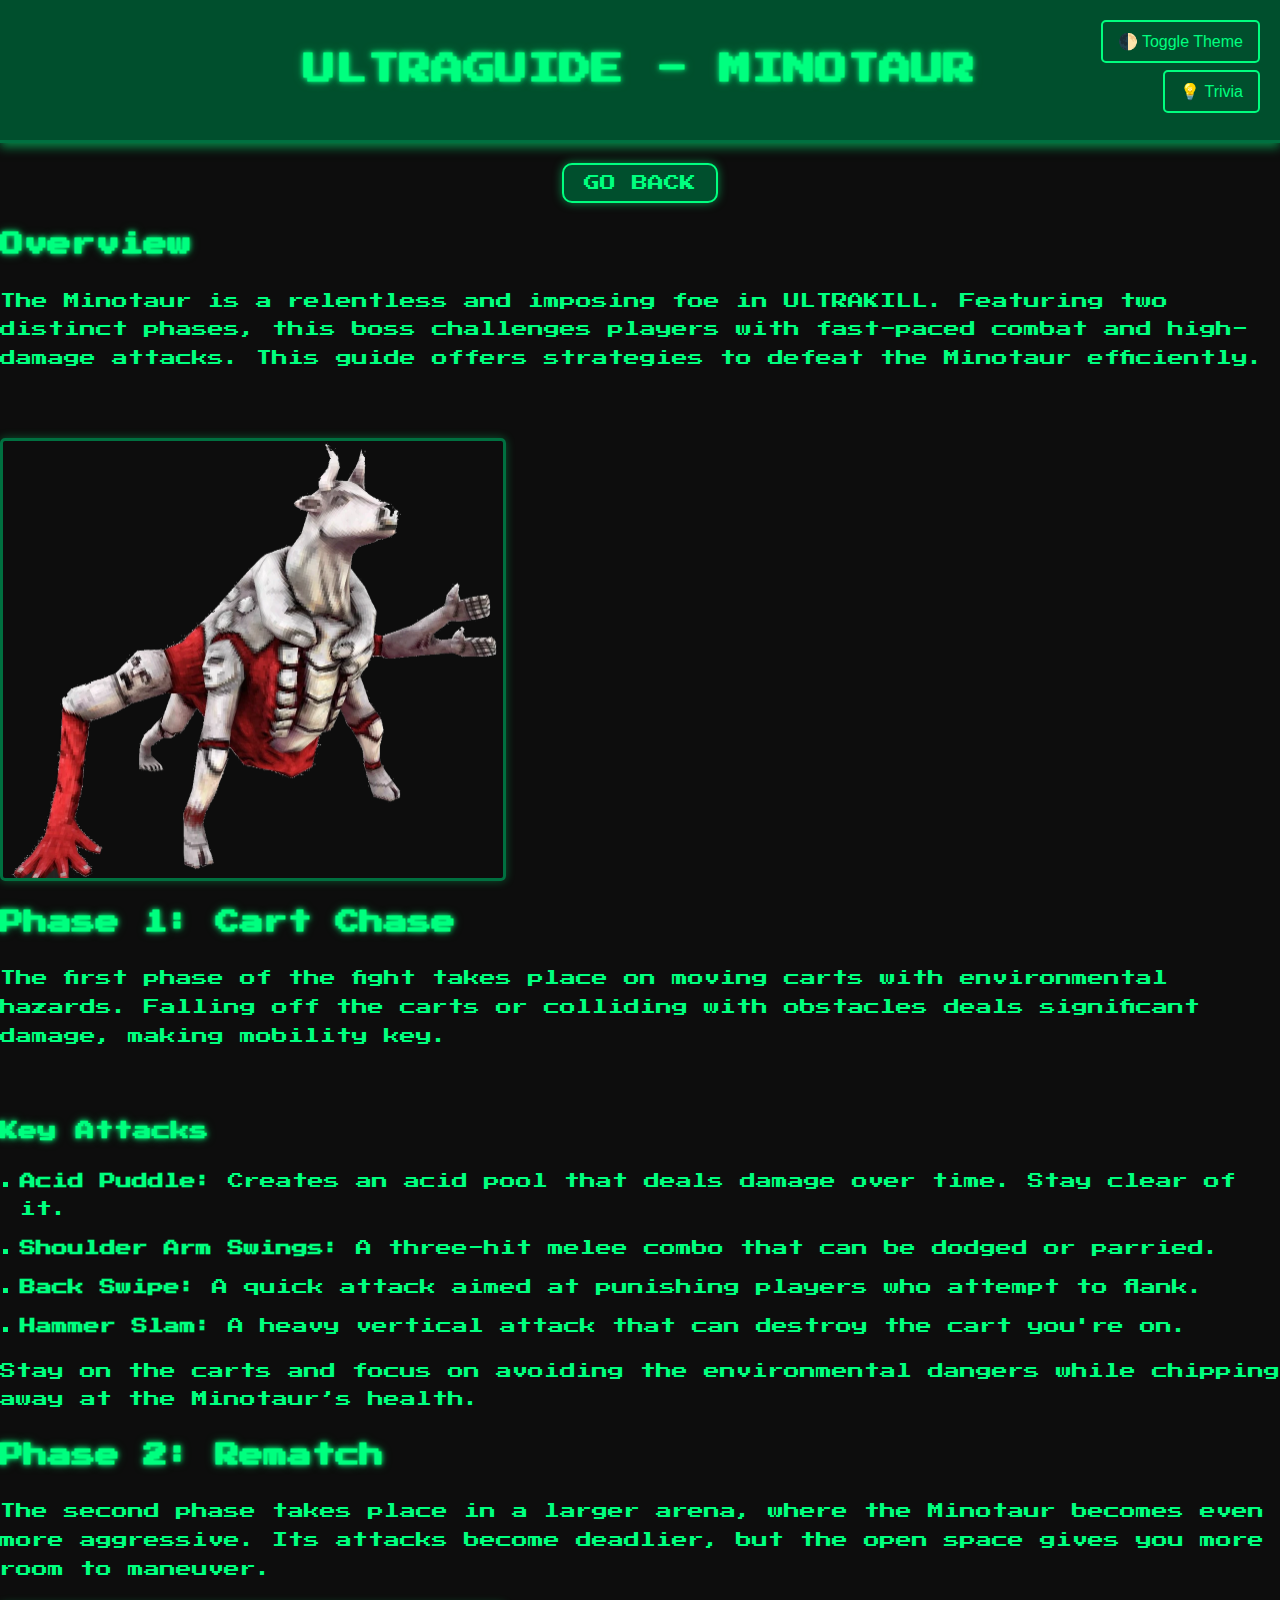
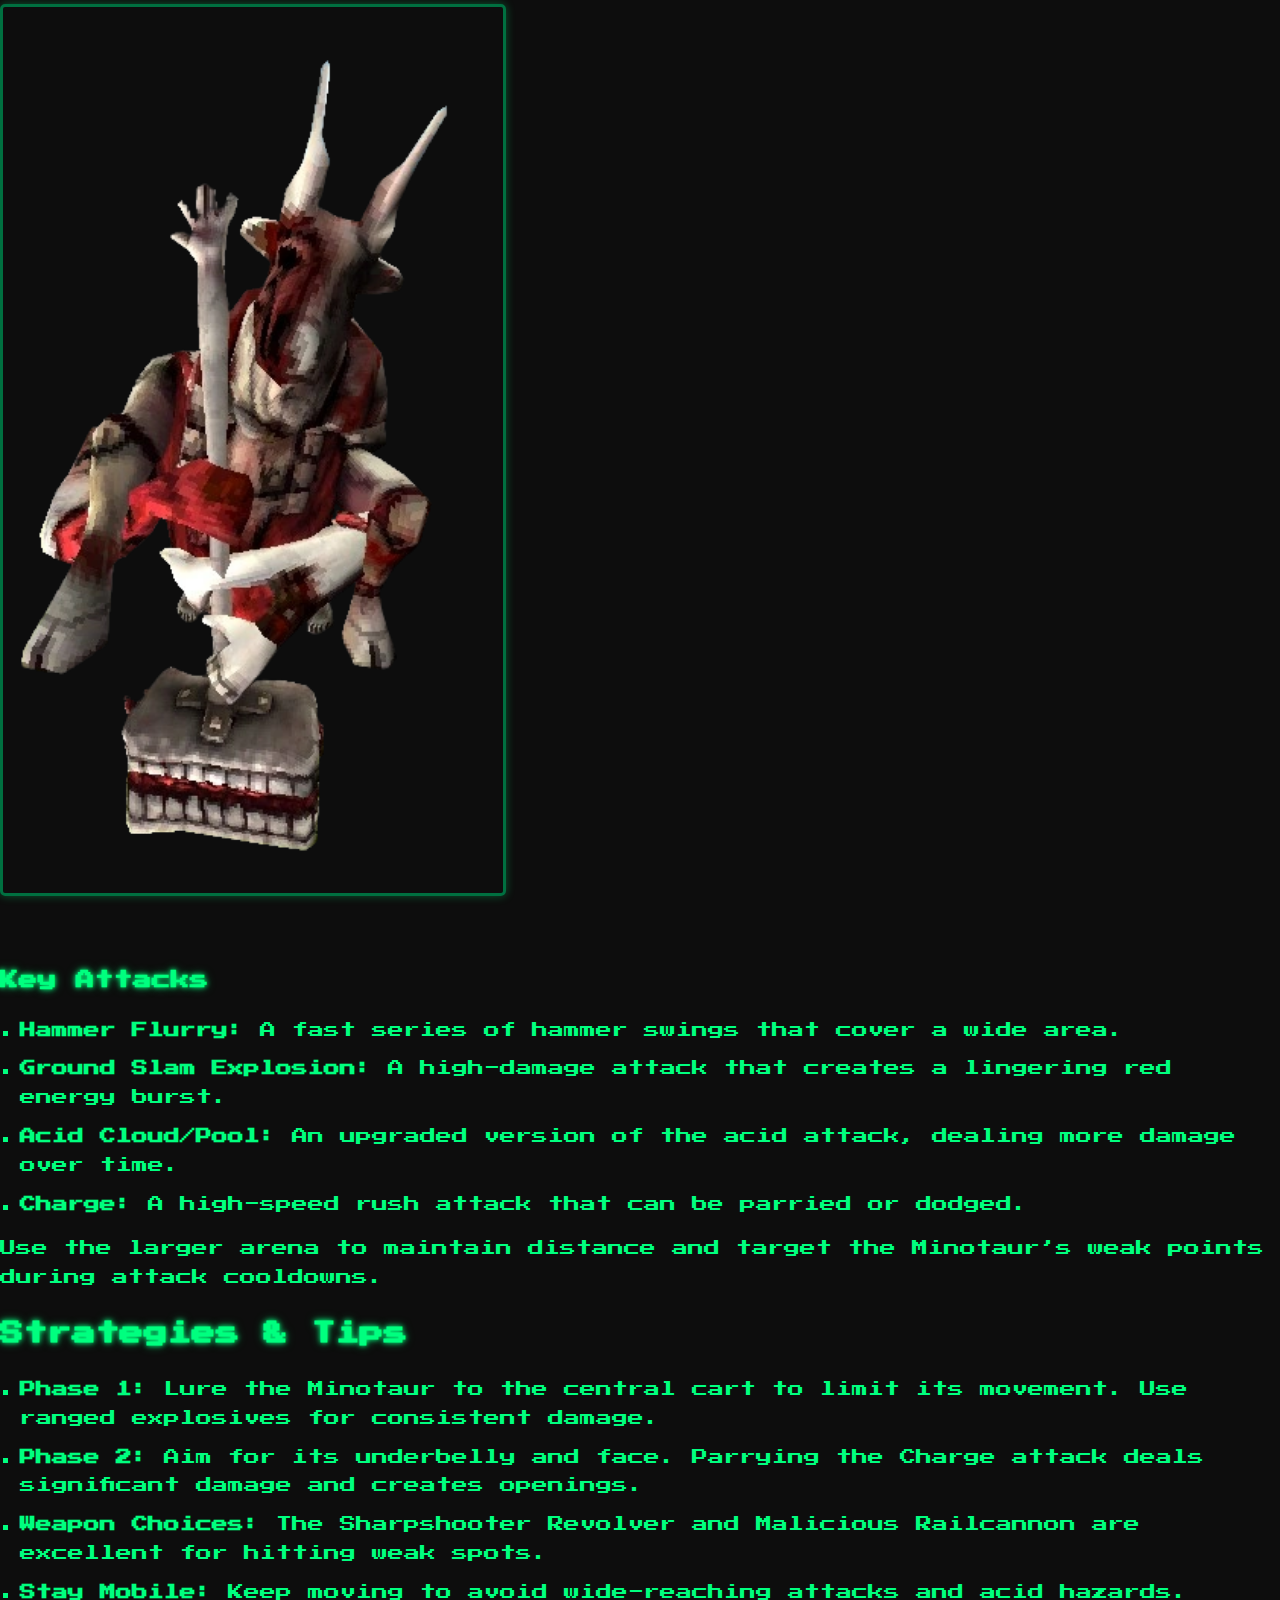
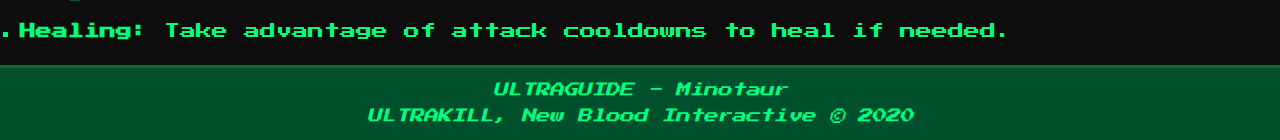
<file: basic-bosses/basic-bosses/minotaur.html>
<!DOCTYPE html>
<html lang="en">
<head>
    <meta charset="UTF-8">
    <meta name="viewport" content="width=device-width, initial-scale=1.0">
    <title>Minotaur Combat Guide - ULTRAGUIDE</title>
    <link rel="stylesheet" href="../../styles.css">
    <link href="https://fonts.googleapis.com/css2?family=Press+Start+2P&family=Russo+One&display=swap" rel="stylesheet">
	<script src="../../interactive.js"></script>
</head>
<body>

    <!-- Header Section -->
    <header>
        <h1>ULTRAGUIDE - Minotaur</h1>
    </header>
    
    <div class="back-button-container">
        <button class="back-button" onclick="goBack()">Go Back</button>
    </div>
    <script>
        function goBack() {
            window.location.href = "../basic-bosses.html";
        }
    </script>

    <!-- Introduction Section -->
    <section class="intro">
        <h2>Overview</h2>
        <p>The Minotaur is a relentless and imposing foe in ULTRAKILL. Featuring two distinct phases, this boss challenges players with fast-paced combat and high-damage attacks. This guide offers strategies to defeat the Minotaur efficiently.</p>
        <br>
        <img src="images/minotaur-render.png" alt="Minotaur Render" width="500" height="500">
    </section>

    <!-- Phase 1 Section -->
    <section class="phase-one">
        <h2>Phase 1: Cart Chase</h2>
        <p>The first phase of the fight takes place on moving carts with environmental hazards. Falling off the carts or colliding with obstacles deals significant damage, making mobility key.</p>
        <br>
        <h3>Key Attacks</h3>
        <ul>
            <li><strong>Acid Puddle:</strong> Creates an acid pool that deals damage over time. Stay clear of it.</li>
            <li><strong>Shoulder Arm Swings:</strong> A three-hit melee combo that can be dodged or parried.</li>
            <li><strong>Back Swipe:</strong> A quick attack aimed at punishing players who attempt to flank.</li>
            <li><strong>Hammer Slam:</strong> A heavy vertical attack that can destroy the cart you're on.</li>
        </ul>
        <p>Stay on the carts and focus on avoiding the environmental dangers while chipping away at the Minotaur’s health.</p>
    </section>

    <!-- Phase 2 Section -->
    <section class="phase-two">
        <h2>Phase 2: Rematch</h2>
        <p>The second phase takes place in a larger arena, where the Minotaur becomes even more aggressive. Its attacks become deadlier, but the open space gives you more room to maneuver.</p>
        <img src="images/minotaur-p2.png" alt="Minotaur Phase 2" width="500" height="500">
        <br>
        <h3>Key Attacks</h3>
        <ul>
            <li><strong>Hammer Flurry:</strong> A fast series of hammer swings that cover a wide area.</li>
            <li><strong>Ground Slam Explosion:</strong> A high-damage attack that creates a lingering red energy burst.</li>
            <li><strong>Acid Cloud/Pool:</strong> An upgraded version of the acid attack, dealing more damage over time.</li>
            <li><strong>Charge:</strong> A high-speed rush attack that can be parried or dodged.</li>
        </ul>
        <p>Use the larger arena to maintain distance and target the Minotaur’s weak points during attack cooldowns.</p>
    </section>

    <!-- Tips Section -->
    <section class="tips">
        <h2>Strategies & Tips</h2>
        <ul>
            <li><strong>Phase 1:</strong> Lure the Minotaur to the central cart to limit its movement. Use ranged explosives for consistent damage.</li>
            <li><strong>Phase 2:</strong> Aim for its underbelly and face. Parrying the Charge attack deals significant damage and creates openings.</li>
            <li><strong>Weapon Choices:</strong> The Sharpshooter Revolver and Malicious Railcannon are excellent for hitting weak spots.</li>
            <li><strong>Stay Mobile:</strong> Keep moving to avoid wide-reaching attacks and acid hazards.</li>
            <li><strong>Healing:</strong> Take advantage of attack cooldowns to heal if needed.</li>
        </ul>
    </section>

    <!-- Footer Section -->
    <footer>
        <i>ULTRAGUIDE - Minotaur</i>
        <br>
        <i>ULTRAKILL, New Blood Interactive © 2020</i>
    </footer>

</body>
</html>
</file>
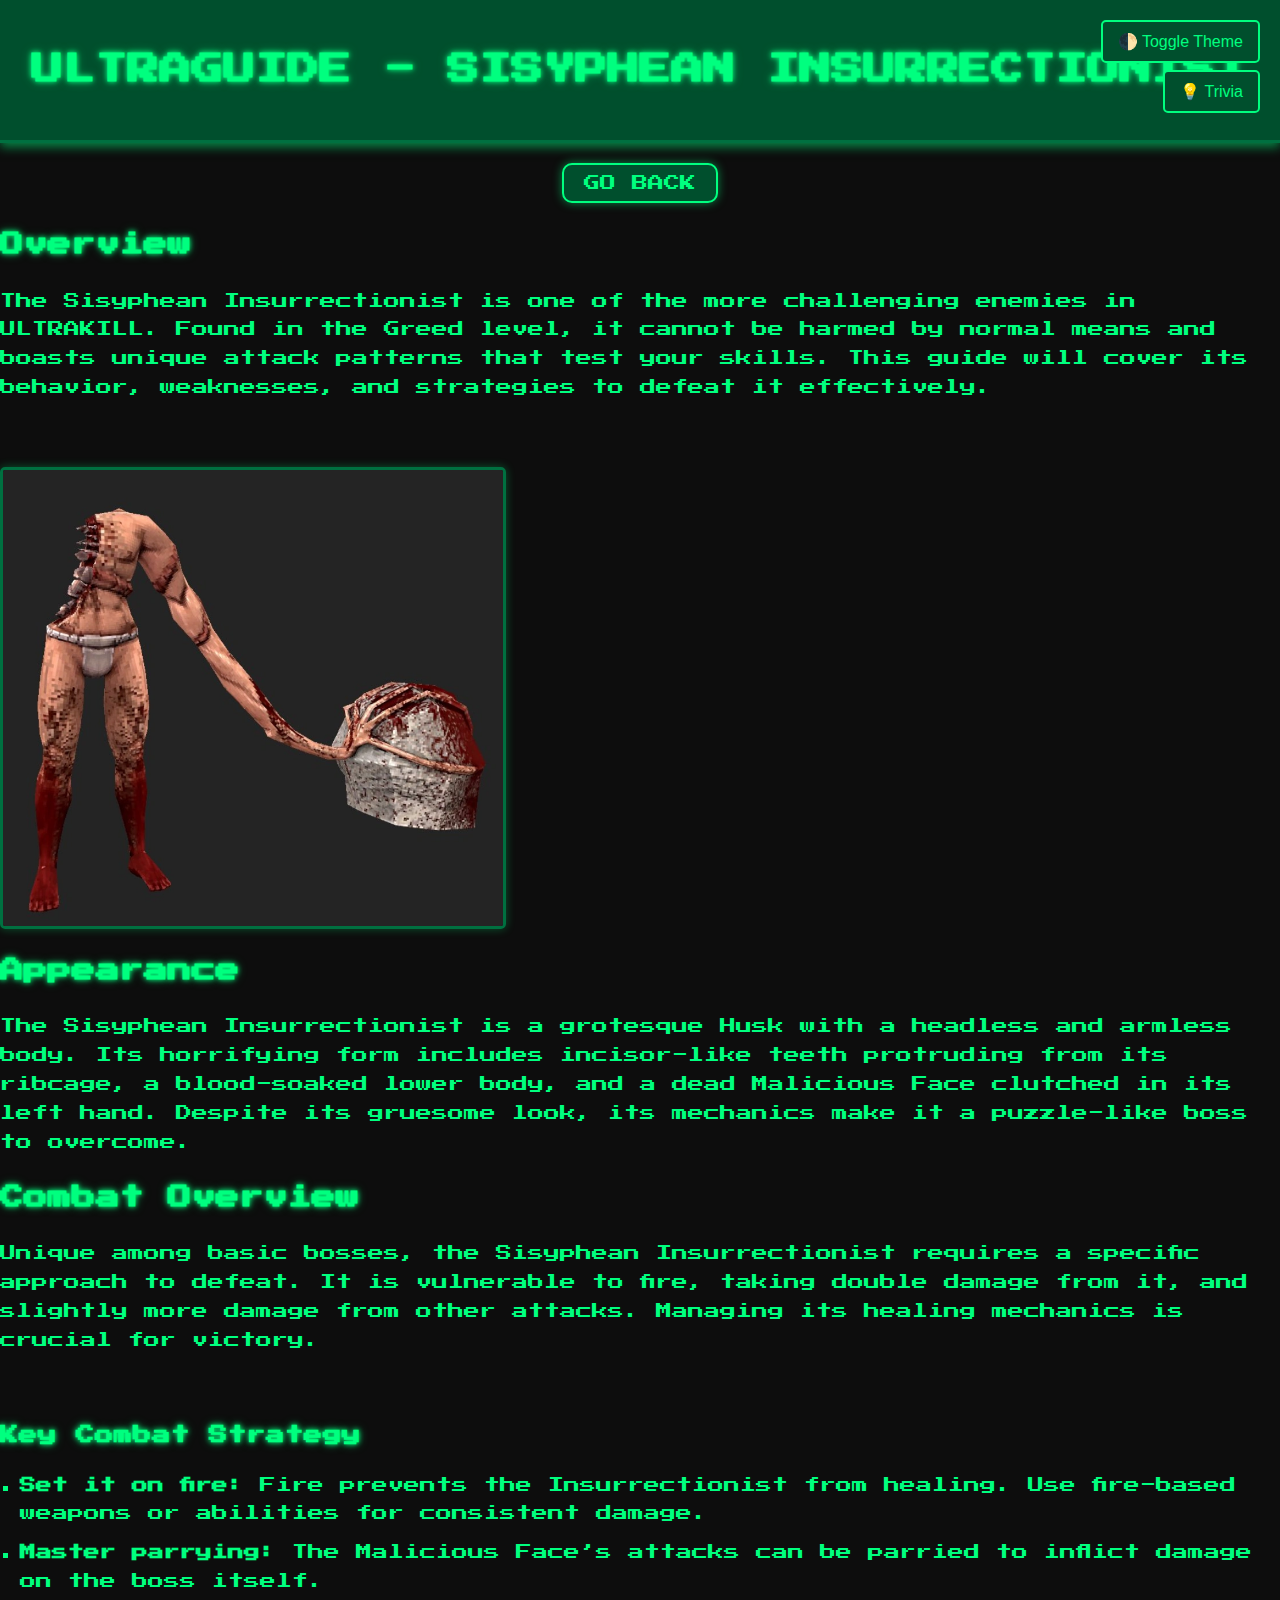
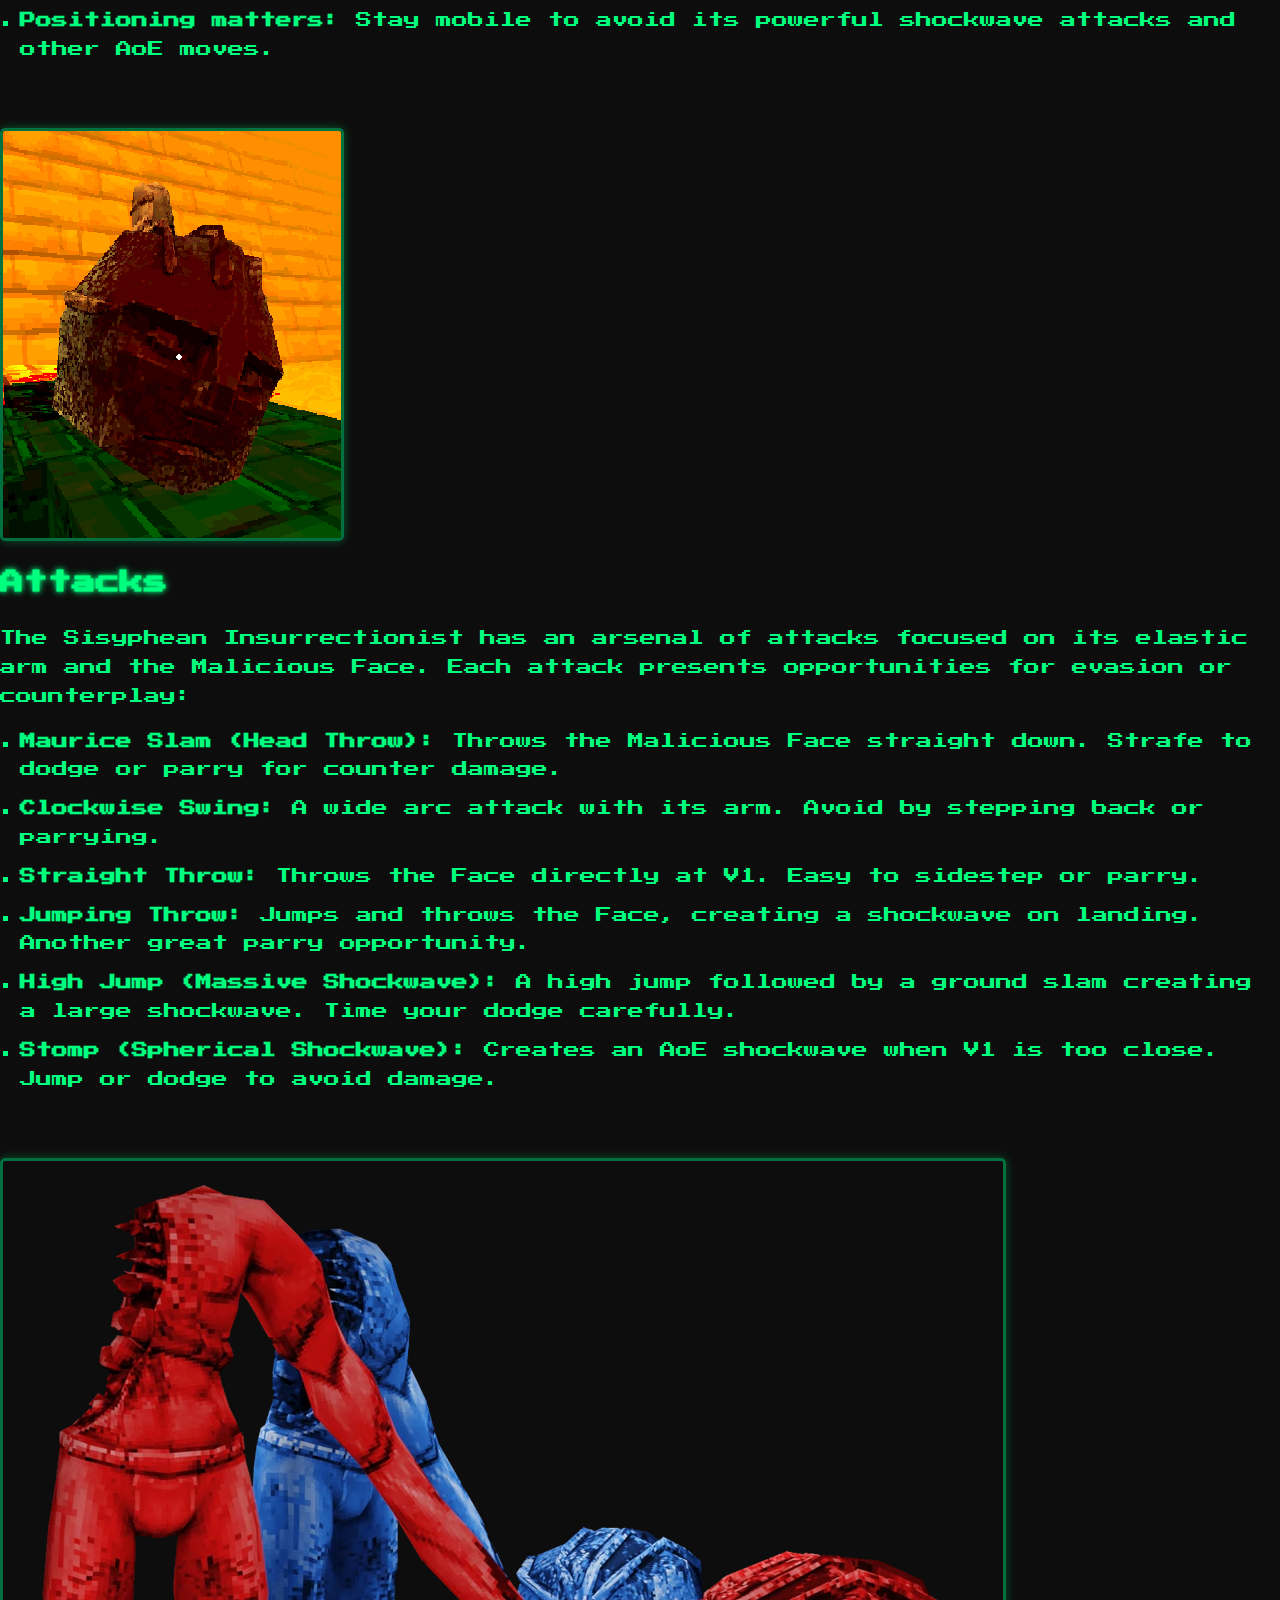
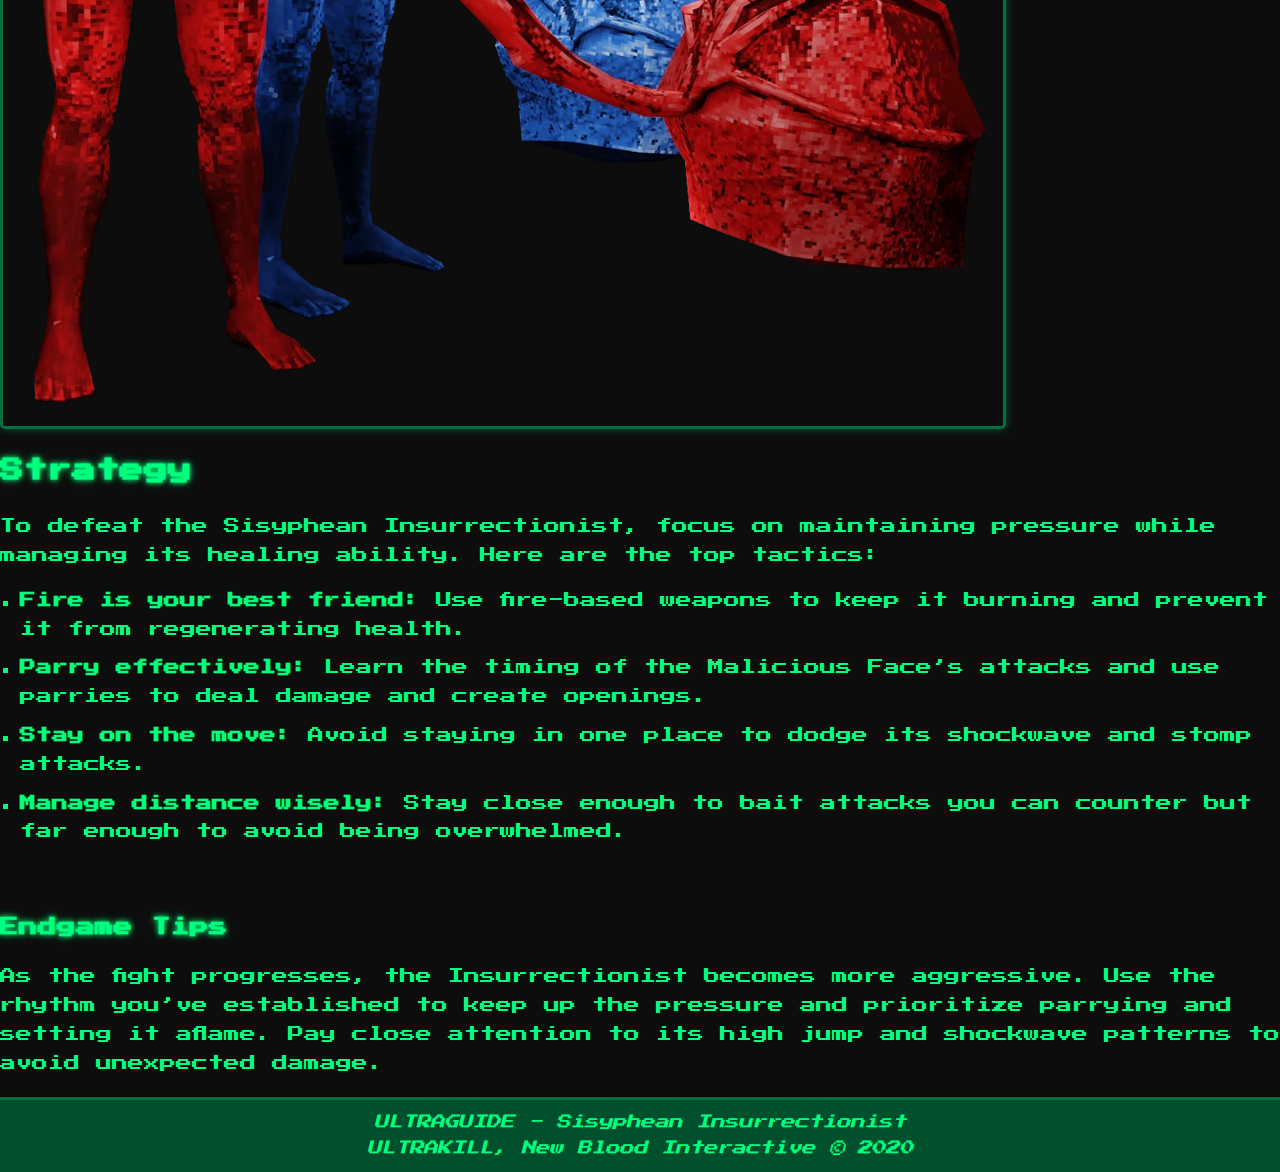
<file: basic-bosses/basic-bosses/sisyphean-insurrectionist.html>
<!DOCTYPE html>
<html lang="en">
<head>
    <meta charset="UTF-8">
    <meta name="viewport" content="width=device-width, initial-scale=1.0">
    <title>Sisyphean Insurrectionist - ULTRAGUIDE</title>
    <link rel="stylesheet" href="../../styles.css">
    <link href="https://fonts.googleapis.com/css2?family=Press+Start+2P&family=Russo+One&display=swap" rel="stylesheet">
	<script src="../../interactive.js"></script>
</head>
<body>

    <!-- Header Section -->
    <header>
        <h1>ULTRAGUIDE - Sisyphean Insurrectionist</h1>
    </header>

    <div class="back-button-container">
        <button class="back-button" onclick="goBack()">Go Back</button>
    </div>
    <script>
        function goBack() {
            window.location.href = "../basic-bosses.html";
        }
    </script>

    <!-- Introduction Section -->
    <section class="intro">
        <h2>Overview</h2>
        <p>The Sisyphean Insurrectionist is one of the more challenging enemies in ULTRAKILL. Found in the Greed level, it cannot be harmed by normal means and boasts unique attack patterns that test your skills. This guide will cover its behavior, weaknesses, and strategies to defeat it effectively.</p>
        <br>
        <img src="images/sisyphean-insurrectionist-render.png" alt="Sisyphean Insurrectionist Render" width="500" height="500">
    </section>

    <!-- Appearance Section -->
    <section class="appearance">
        <h2>Appearance</h2>
        <p>The Sisyphean Insurrectionist is a grotesque Husk with a headless and armless body. Its horrifying form includes incisor-like teeth protruding from its ribcage, a blood-soaked lower body, and a dead Malicious Face clutched in its left hand. Despite its gruesome look, its mechanics make it a puzzle-like boss to overcome.</p>
    </section>

    <!-- Combat Section -->
    <section class="combat-guide">
        <h2>Combat Overview</h2>
        <p>Unique among basic bosses, the Sisyphean Insurrectionist requires a specific approach to defeat. It is vulnerable to fire, taking double damage from it, and slightly more damage from other attacks. Managing its healing mechanics is crucial for victory.</p>
        <br>
        <h3>Key Combat Strategy</h3>
        <ul>
            <li><strong>Set it on fire:</strong> Fire prevents the Insurrectionist from healing. Use fire-based weapons or abilities for consistent damage.</li>
            <li><strong>Master parrying:</strong> The Malicious Face’s attacks can be parried to inflict damage on the boss itself.</li>
            <li><strong>Positioning matters:</strong> Stay mobile to avoid its powerful shockwave attacks and other AoE moves.</li>
        </ul>
        <br>
        <img src="images/sisyphean-insurrectionist-boulder.png" alt="Sisyphean Insurrectionist's Boulder">
    </section>

    <!-- Attacks Section -->
    <section class="attacks">
        <h2>Attacks</h2>
        <p>The Sisyphean Insurrectionist has an arsenal of attacks focused on its elastic arm and the Malicious Face. Each attack presents opportunities for evasion or counterplay:</p>
        <ul>
            <li><strong>Maurice Slam (Head Throw):</strong> Throws the Malicious Face straight down. Strafe to dodge or parry for counter damage.</li>
            <li><strong>Clockwise Swing:</strong> A wide arc attack with its arm. Avoid by stepping back or parrying.</li>
            <li><strong>Straight Throw:</strong> Throws the Face directly at V1. Easy to sidestep or parry.</li>
            <li><strong>Jumping Throw:</strong> Jumps and throws the Face, creating a shockwave on landing. Another great parry opportunity.</li>
            <li><strong>High Jump (Massive Shockwave):</strong> A high jump followed by a ground slam creating a large shockwave. Time your dodge carefully.</li>
            <li><strong>Stomp (Spherical Shockwave):</strong> Creates an AoE shockwave when V1 is too close. Jump or dodge to avoid damage.</li>
        </ul>
        <br>
        <img src="images/angry-rude.png" alt="Angry and Rude">
    </section>

    <!-- Strategy Section -->
    <section class="strategy">
        <h2>Strategy</h2>
        <p>To defeat the Sisyphean Insurrectionist, focus on maintaining pressure while managing its healing ability. Here are the top tactics:</p>
        <ul>
            <li><strong>Fire is your best friend:</strong> Use fire-based weapons to keep it burning and prevent it from regenerating health.</li>
            <li><strong>Parry effectively:</strong> Learn the timing of the Malicious Face’s attacks and use parries to deal damage and create openings.</li>
            <li><strong>Stay on the move:</strong> Avoid staying in one place to dodge its shockwave and stomp attacks.</li>
            <li><strong>Manage distance wisely:</strong> Stay close enough to bait attacks you can counter but far enough to avoid being overwhelmed.</li>
        </ul>
        <br>
        <h3>Endgame Tips</h3>
        <p>As the fight progresses, the Insurrectionist becomes more aggressive. Use the rhythm you’ve established to keep up the pressure and prioritize parrying and setting it aflame. Pay close attention to its high jump and shockwave patterns to avoid unexpected damage.</p>
    </section>

    <!-- Footer Section -->
    <footer>
        <i>ULTRAGUIDE - Sisyphean Insurrectionist</i>
        <br>
        <i>ULTRAKILL, New Blood Interactive © 2020</i>
    </footer>

</body>
</html>
</file>
<file: styles.css>
/* General Body Styles */
body {
    font-family: 'Press Start 2P', monospace; /* Pixel-style font for a retro look */
    background-color: #0d0d0d; /* Deep black for a terminal feel */
    color: #00ff7f; /* Neon green for text (reminiscent of CRT displays) */
    line-height: 1.8;
    margin: 0;
    padding: 0;
}

/* General Table Styles */
table {
    width: 100%;
    border-collapse: collapse; /* Remove gaps between cells for a cleaner look */
    margin: 20px 0;
    background-color: #0f0f0f; /* Dark background to match the theme */
    border: 2px solid #007040; /* Border around the entire table */
    box-shadow: 0 0 15px rgba(0, 255, 127, 0.5); /* Glowing effect for the table */
}

/* Table Header Styles */
table th {
    background-color: #004f2d; /* Dark green header background */
    color: #00ff7f; /* Neon green text */
    padding: 10px;
    font-family: 'Press Start 2P', monospace;
    border-bottom: 3px solid #007040; /* Bold line between header and rows */
    text-align: left;
    text-transform: uppercase; /* Stylized header text */
}

/* Table Row Styles */
table td {
    color: #b8ffcc; /* Slightly lighter green for readability */
    padding: 10px;
    font-family: 'Courier New', monospace; /* Monospace font for computery style */
    border-bottom: 1px dashed #007040; /* Dashed lines between rows */
    text-align: left;
    transition: all 0.2s ease-in-out; /* Smooth hover effect */
}

/* Table Row Hover Effect */
table tr:hover {
    background-color: rgba(0, 79, 45, 0.3); /* Subtle green highlight */
    color: #ffffff; /* White text for readability */
}

/* Table Highlighted Borders */
table th, table td {
    border-right: 1px solid #004f2d; /* Thin vertical line for cell separation */
}

/* Last Column Removal of Border */
table td:last-child, table th:last-child {
    border-right: none;
}

/* Responsive Table */
@media screen and (max-width: 768px) {
    table, thead, tbody, th, td, tr {
        display: block; /* Stack table rows on smaller screens */
        width: 100%;
    }
    table td {
        border-bottom: 1px solid #007040;
        padding: 15px;
    }
    table th {
        padding: 15px;
        text-align: center;
    }
}


/* Header Styles */
header {
    background: #004f2d; /* Dark green with a slight rustic hue */
    color: #00ff7f;
    padding: 20px;
    text-align: center;
    box-shadow: 0px 4px 10px rgba(0, 255, 127, 0.5);
    border-bottom: 3px solid #007040; /* Subtle line for depth */
    text-transform: uppercase;
}

/* Container Styles */
.container {
    padding: 20px;
    max-width: 1200px;
    margin: auto;
    border: 2px solid #007040; /* Computer terminal border style */
    background-color: #0f0f0f; /* Slightly lighter black for contrast */
    box-shadow: 0 0 20px rgba(0, 255, 127, 0.2);
    border-radius: 10px;
}

/* Section Styles */
.section {
    margin-bottom: 40px;
    padding: 20px;
    border: 1px dashed #004f2d; /* Dotted border for a rustic touch */
    background: rgba(0, 79, 45, 0.1); /* Subtle green background overlay */
}

h1, h2, h3 {
    color: #00ff7f;
    text-shadow: 0 0 5px #00ff7f, 0 0 10px rgba(0, 255, 127, 0.5);
}

/* Note Box */
.note {
    background: #1a1a1a; /* Dark gray box for contrast */
    padding: 15px;
    border-left: 5px solid #00ff7f;
    color: #b8ffcc; /* Lighter green for emphasis */
    font-family: 'Courier New', Courier, monospace; /* Retro monospace look */
    margin: 20px 0;
}

/* Footer Styles */
footer {
    text-align: center;
    margin-top: 20px;
    padding: 10px;
    background: #004f2d; /* Match header for symmetry */
    color: #00ff7f;
    border-top: 3px solid #007040;
    font-size: 0.9em;
}

/* Image Styles */
img {
    display: block;
    max-width: 100%;
    height: auto;
    margin: 20px 0;
    border: 3px solid #007040; /* Border for computery effect */
    border-radius: 5px;
    box-shadow: 0 0 10px rgba(0, 255, 127, 0.3);
}

/* List Styles */
ul {
    list-style-type: square; /* Rustic square bullets */
    padding-left: 20px;
}

li {
    margin-bottom: 10px;
}

/* Back Button Styles */
.back-button-container {
    text-align: center;
    margin: 20px 0;
}

.back-button {
    background-color: #004f2d; /* Rustic dark green */
    color: #00ff7f; /* Neon green text */
    font-family: 'Press Start 2P', monospace;
    font-size: 1rem;
    border: 2px solid #00ff7f;
    border-radius: 10px;
    padding: 10px 20px;
    cursor: pointer;
    text-transform: uppercase;
    transition: all 0.3s ease;
    box-shadow: 0 0 10px rgba(0, 255, 127, 0.5);
}

.back-button:hover {
    background-color: #007040; /* Lighter green on hover */
    color: #ffffff; /* White text for contrast */
    box-shadow: 0 0 15px rgba(0, 255, 127, 0.8);
    transform: scale(1.05); /* Slight zoom effect */
}

/* Forward Button Styles */
.forward-button-container {
    text-align: center;
    margin: 20px 0;
}

.forward-button {
    background-color: #004f2d; /* Rustic dark green */
    color: #00ff7f; /* Neon green text */
    font-family: 'Press Start 2P', monospace;
    font-size: 1rem;
    border: 2px solid #00ff7f;
    border-radius: 10px;
    padding: 10px 20px;
    cursor: pointer;
    text-transform: uppercase;
    transition: all 0.3s ease;
    box-shadow: 0 0 10px rgba(0, 255, 127, 0.5);
}

.forward-button:hover {
    background-color: #007040; /* Lighter green on hover */
    color: #ffffff; /* White text for contrast */
    box-shadow: 0 0 15px rgba(0, 255, 127, 0.8);
    transform: scale(1.05); /* Slight zoom effect */
}

/* Nav Button Styles */
.navbutton-container {
    text-align: center;
    margin: 20px 0;
}

.navbutton {
    background-color: #004f2d; /* Rustic dark green */
    color: #00ff7f; /* Neon green text */
    font-family: 'Press Start 2P', monospace;
    font-size: 1rem;
    border: 2px solid #00ff7f;
    border-radius: 10px;
    padding: 10px 20px;
    cursor: pointer;
    text-transform: uppercase;
    transition: all 0.3s ease;
    box-shadow: 0 0 10px rgba(0, 255, 127, 0.5);
}

.navbutton:hover {
    background-color: #007040; /* Lighter green on hover */
    color: #ffffff; /* White text for contrast */
    box-shadow: 0 0 15px rgba(0, 255, 127, 0.8);
    transform: scale(1.05); /* Slight zoom effect */
}

/* Hyperlinks */
a {
    color: #00ff7f;
    text-decoration: none;
}

a:hover {
    color: #00ffaa;
    text-shadow: 0px 0px 8px rgba(0, 255, 255, 0.8);
}

/* Add glowing text animation for specific elements */
@keyframes glow {
    0% {
        text-shadow: 0 0 5px #00ff7f, 0 0 10px #00ff7f, 0 0 20px rgba(0, 255, 127, 0.5);
    }
    50% {
        text-shadow: 0 0 10px #00ffaa, 0 0 20px #00ffaa, 0 0 40px rgba(0, 255, 127, 0.8);
    }
    100% {
        text-shadow: 0 0 5px #00ff7f, 0 0 10px #00ff7f, 0 0 20px rgba(0, 255, 127, 0.5);
    }
}

/* Search Bar Styles */
.search-bar {
    width: 80%; /* Make the search bar wide */
    padding: 10px;
    margin-top: 20px;
    font-family: 'Press Start 2P', monospace;
    background-color: #1a1a1a; /* Dark background for the input */
    color: #00ff7f; /* Neon green text */
    border: 2px solid #007040;
    border-radius: 10px;
    box-shadow: 0 0 10px rgba(0, 255, 127, 0.5);
    text-transform: uppercase;
}

.search-bar:focus {
    outline: none;
    box-shadow: 0 0 15px rgba(0, 255, 127, 0.8); /* Glowing effect on focus */
}

.search-button {
    padding: 10px 20px;
    margin-top: 10px;
    font-family: 'Press Start 2P', monospace;
    background-color: #004f2d;
    color: #00ff7f;
    border: 2px solid #00ff7f;
    border-radius: 10px;
    cursor: pointer;
    text-transform: uppercase;
    transition: all 0.3s ease;
    box-shadow: 0 0 10px rgba(0, 255, 127, 0.5);
}

.search-button:hover {
    background-color: #007040;
    color: #ffffff;
    box-shadow: 0 0 15px rgba(0, 255, 127, 0.8);
    transform: scale(1.05); /* Slight zoom effect */
}

/* Dropdown Styles */
.search-dropdown {
    background-color: #1a1a1a;
    max-height: 200px;
    overflow-y: auto;
    border: 2px solid #007040;
    border-radius: 10px;
    position: absolute;
    width: 80%;
    margin-top: 5px;
    display: none; /* Hidden by default */
    z-index: 10;
}

.dropdown-item {
    padding: 10px;
    color: #00ff7f;
    font-family: 'Press Start 2P', monospace;
    cursor: pointer;
    text-transform: uppercase;
    transition: all 0.3s ease;
}

.dropdown-item:hover {
    background-color: #007040;
    color: #ffffff;
    box-shadow: 0 0 10px rgba(0, 255, 127, 0.8);
}

/* Header Glowing Effect */
header h1 {
    animation: glow 2s infinite alternate;
}

/* Highlight important sections */
.section h2 {
    font-size: 1.5em;
    border-bottom: 1px dashed #00ff7f;
    padding-bottom: 5px;
    margin-bottom: 15px;
}

/* For additional computery font */
@import url('https://fonts.googleapis.com/css2?family=Press+Start+2P&display=swap');
</file>
<file: prime-sanctums/styles.css>
/* General Body Styles */
body {
    font-family: 'Press Start 2P', monospace; /* Pixel-style font for a retro look */
    background-color: #0d0d0d; /* Deep black for a terminal feel */
    color: #00ff7f; /* Neon green for text (reminiscent of CRT displays) */
    line-height: 1.8;
    margin: 0;
    padding: 0;
}

/* Header Styles */
header {
    background: #004f2d; /* Dark green with a slight rustic hue */
    color: #00ff7f;
    padding: 20px;
    text-align: center;
    box-shadow: 0px 4px 10px rgba(0, 255, 127, 0.5);
    border-bottom: 3px solid #007040; /* Subtle line for depth */
    text-transform: uppercase;
}

/* Container Styles */
.container {
    padding: 20px;
    max-width: 1200px;
    margin: auto;
    border: 2px solid #007040; /* Computer terminal border style */
    background-color: #0f0f0f; /* Slightly lighter black for contrast */
    box-shadow: 0 0 20px rgba(0, 255, 127, 0.2);
    border-radius: 10px;
}

/* Section Styles */
.section {
    margin-bottom: 40px;
    padding: 20px;
    border: 1px dashed #004f2d; /* Dotted border for a rustic touch */
    background: rgba(0, 79, 45, 0.1); /* Subtle green background overlay */
}

h1, h2, h3 {
    color: #00ff7f;
    text-shadow: 0 0 5px #00ff7f, 0 0 10px rgba(0, 255, 127, 0.5);
}

/* Note Box */
.note {
    background: #1a1a1a; /* Dark gray box for contrast */
    padding: 15px;
    border-left: 5px solid #00ff7f;
    color: #b8ffcc; /* Lighter green for emphasis */
    font-family: 'Courier New', Courier, monospace; /* Retro monospace look */
    margin: 20px 0;
}

/* Footer Styles */
footer {
    text-align: center;
    margin-top: 20px;
    padding: 10px;
    background: #004f2d; /* Match header for symmetry */
    color: #00ff7f;
    border-top: 3px solid #007040;
    font-size: 0.9em;
}

/* Image Styles */
img {
    display: block;
    max-width: 100%;
    height: auto;
    margin: 20px 0;
    border: 3px solid #007040; /* Border for computery effect */
    border-radius: 5px;
    box-shadow: 0 0 10px rgba(0, 255, 127, 0.3);
}

/* List Styles */
ul {
    list-style-type: square; /* Rustic square bullets */
    padding-left: 20px;
}

li {
    margin-bottom: 10px;
}

/* Back Button Styles */
.back-button-container {
    text-align: center;
    margin: 20px 0;
}

.back-button {
    background-color: #004f2d; /* Rustic dark green */
    color: #00ff7f; /* Neon green text */
    font-family: 'Press Start 2P', monospace;
    font-size: 1rem;
    border: 2px solid #00ff7f;
    border-radius: 10px;
    padding: 10px 20px;
    cursor: pointer;
    text-transform: uppercase;
    transition: all 0.3s ease;
    box-shadow: 0 0 10px rgba(0, 255, 127, 0.5);
}

.back-button:hover {
    background-color: #007040; /* Lighter green on hover */
    color: #ffffff; /* White text for contrast */
    box-shadow: 0 0 15px rgba(0, 255, 127, 0.8);
    transform: scale(1.05); /* Slight zoom effect */
}

/* Forward Button Styles */
.forward-button-container {
    text-align: center;
    margin: 20px 0;
}

.forward-button {
    background-color: #004f2d; /* Rustic dark green */
    color: #00ff7f; /* Neon green text */
    font-family: 'Press Start 2P', monospace;
    font-size: 1rem;
    border: 2px solid #00ff7f;
    border-radius: 10px;
    padding: 10px 20px;
    cursor: pointer;
    text-transform: uppercase;
    transition: all 0.3s ease;
    box-shadow: 0 0 10px rgba(0, 255, 127, 0.5);
}

.forward-button:hover {
    background-color: #007040; /* Lighter green on hover */
    color: #ffffff; /* White text for contrast */
    box-shadow: 0 0 15px rgba(0, 255, 127, 0.8);
    transform: scale(1.05); /* Slight zoom effect */
}

/* Nav Button Styles */
.navbutton-container {
    text-align: center;
    margin: 20px 0;
}

.navbutton {
    background-color: #004f2d; /* Rustic dark green */
    color: #00ff7f; /* Neon green text */
    font-family: 'Press Start 2P', monospace;
    font-size: 1rem;
    border: 2px solid #00ff7f;
    border-radius: 10px;
    padding: 10px 20px;
    cursor: pointer;
    text-transform: uppercase;
    transition: all 0.3s ease;
    box-shadow: 0 0 10px rgba(0, 255, 127, 0.5);
}

.navbutton:hover {
    background-color: #007040; /* Lighter green on hover */
    color: #ffffff; /* White text for contrast */
    box-shadow: 0 0 15px rgba(0, 255, 127, 0.8);
    transform: scale(1.05); /* Slight zoom effect */
}

/* Hyperlinks */
a {
    color: #00ff7f;
    text-decoration: none;
}

a:hover {
    color: #00ffaa;
    text-shadow: 0px 0px 8px rgba(0, 255, 255, 0.8);
}

/* Add glowing text animation for specific elements */
@keyframes glow {
    0% {
        text-shadow: 0 0 5px #00ff7f, 0 0 10px #00ff7f, 0 0 20px rgba(0, 255, 127, 0.5);
    }
    50% {
        text-shadow: 0 0 10px #00ffaa, 0 0 20px #00ffaa, 0 0 40px rgba(0, 255, 127, 0.8);
    }
    100% {
        text-shadow: 0 0 5px #00ff7f, 0 0 10px #00ff7f, 0 0 20px rgba(0, 255, 127, 0.5);
    }
}

/* Header Glowing Effect */
header h1 {
    animation: glow 2s infinite alternate;
}

/* Highlight important sections */
.section h2 {
    font-size: 1.5em;
    border-bottom: 1px dashed #00ff7f;
    padding-bottom: 5px;
    margin-bottom: 15px;
}

/* For additional computery font */
@import url('https://fonts.googleapis.com/css2?family=Press+Start+2P&display=swap');
</file>
